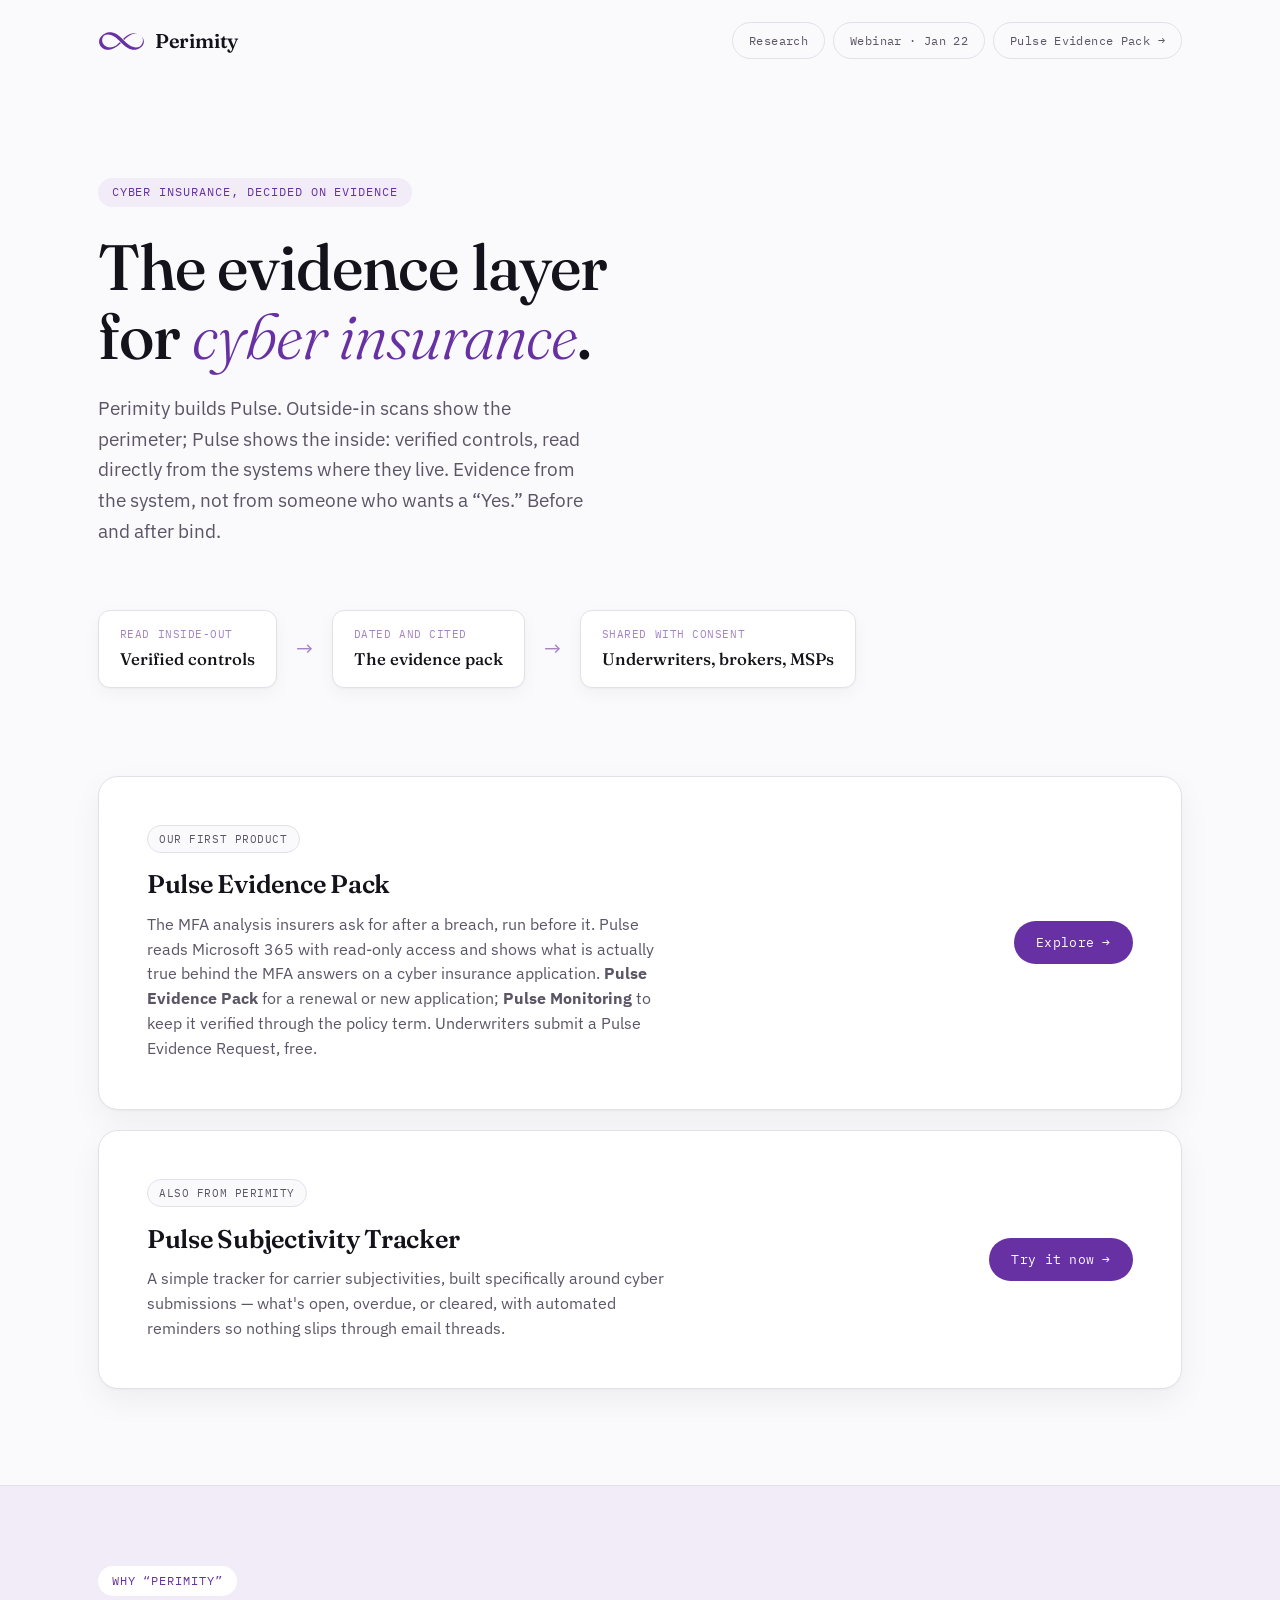
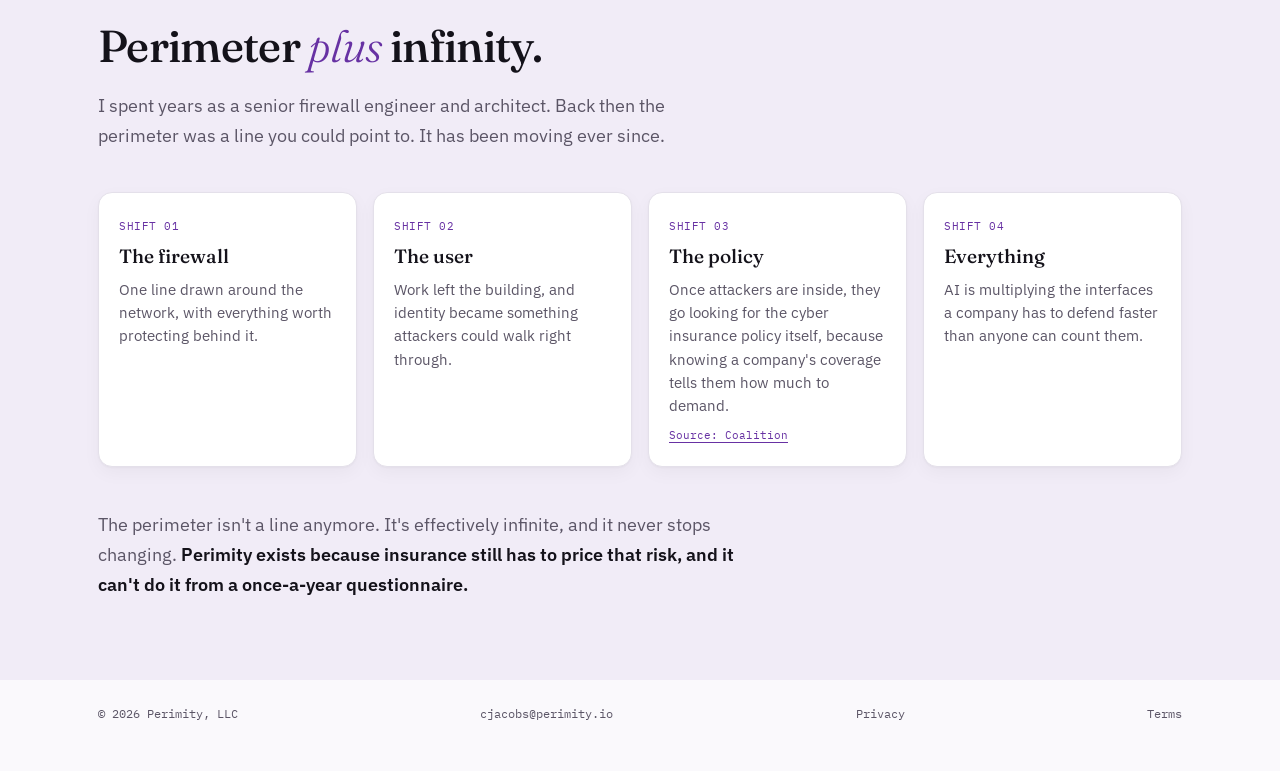
<file: index.html>
<!DOCTYPE html>
<html lang="en">
<head>
<meta charset="UTF-8">
<meta name="viewport" content="width=device-width, initial-scale=1.0">
<title>Perimity — Pulse, the evidence layer for cyber insurance</title>
<meta name="description" content="Perimity builds Pulse, the evidence layer for cyber insurance: security controls read directly from the systems where they live, before and after bind.">
<link rel="icon" type="image/svg+xml" href="assets/favicon.svg">
<link rel="preconnect" href="https://fonts.googleapis.com">
<link href="https://fonts.googleapis.com/css2?family=Fraunces:ital,opsz,wght@0,9..144,300;0,9..144,500;0,9..144,600;1,9..144,300&family=IBM+Plex+Sans:wght@400;500;600&family=IBM+Plex+Mono:wght@500;600&display=swap" rel="stylesheet">
<style>
  :root {
    --color-bg: #faf9fc;
    --color-surface: #ffffff;
    --color-ink: #14121a;
    --color-ink-soft: #5b5566;
    --color-purple-deep: #6731a3;
    --color-purple-light: #a484c7;
    --color-purple-wash: #f1ecf7;
    --color-line: #e4e0ea;
    --color-good: #2fae6b;

    --font-display: "Fraunces", Georgia, serif;
    --font-body: "IBM Plex Sans", -apple-system, sans-serif;
    --font-mono: "IBM Plex Mono", ui-monospace, monospace;
  }

  * { box-sizing: border-box; margin: 0; padding: 0; }

  html { scroll-behavior: smooth; }

  body {
    background: var(--color-bg);
    color: var(--color-ink);
    font-family: var(--font-body);
    line-height: 1.5;
    -webkit-font-smoothing: antialiased;
  }

  a { color: inherit; }

  :focus-visible {
    outline: 2px solid var(--color-purple-deep);
    outline-offset: 2px;
  }

  @media (prefers-reduced-motion: reduce) {
    * { animation: none !important; transition: none !important; }
  }

  /* ---------------- Header ---------------- */

  header {
    display: flex;
    align-items: center;
    justify-content: space-between;
    padding: 1.4rem clamp(1.25rem, 4vw, 3rem);
    max-width: 1180px;
    margin-inline: auto;
  }

  .brand {
    display: flex;
    align-items: center;
    gap: 0.55rem;
    text-decoration: none;
  }

  .brand-mark { width: 48px; height: 20px; display: block; }

  .brand-name {
    font-family: var(--font-display);
    font-weight: 600;
    font-size: 1.25rem;
    letter-spacing: -0.01em;
  }

  nav { display: flex; gap: 0.5rem; flex-wrap: wrap; justify-content: flex-end; }

  nav a {
    font-family: var(--font-mono);
    font-size: 0.78rem;
    letter-spacing: 0.03em;
    text-decoration: none;
    color: var(--color-ink-soft);
    padding: 0.5rem 1rem;
    border: 1px solid var(--color-line);
    border-radius: 999px;
    transition: border-color 0.15s ease, color 0.15s ease;
  }

  nav a:hover {
    border-color: var(--color-purple-light);
    color: var(--color-purple-deep);
  }

  /* ---------------- Hero ---------------- */

  .hero {
    max-width: 1180px;
    margin-inline: auto;
    padding: clamp(3rem, 8vw, 6rem) clamp(1.25rem, 4vw, 3rem) clamp(2rem, 5vw, 3.5rem);
  }

  .eyebrow {
    display: inline-block;
    font-family: var(--font-mono);
    font-size: 0.75rem;
    letter-spacing: 0.08em;
    text-transform: uppercase;
    color: var(--color-purple-deep);
    background: var(--color-purple-wash);
    padding: 0.35rem 0.85rem;
    border-radius: 999px;
    margin-bottom: 1.6rem;
  }

  h1 {
    font-family: var(--font-display);
    font-weight: 500;
    font-size: clamp(2.4rem, 6vw, 4rem);
    line-height: 1.08;
    letter-spacing: -0.015em;
    max-width: 14ch;
  }

  h1 em {
    font-style: italic;
    font-weight: 300;
    color: var(--color-purple-deep);
  }

  .hero-sub {
    margin-top: 1.4rem;
    font-size: clamp(1.05rem, 1.6vw, 1.2rem);
    color: var(--color-ink-soft);
    max-width: 46ch;
    line-height: 1.6;
  }

  /* ---------------- Signature flow diagram ---------------- */

  .flow {
    margin-top: clamp(2.5rem, 6vw, 4rem);
    display: flex;
    align-items: center;
    gap: clamp(0.5rem, 2vw, 1.2rem);
    flex-wrap: wrap;
  }

  .flow-step {
    background: var(--color-surface);
    border: 1px solid var(--color-line);
    border-radius: 12px;
    padding: 0.9rem 1.3rem;
    box-shadow: 0 1px 2px rgba(20,18,26,0.03), 0 6px 18px rgba(20,18,26,0.04);
  }

  .flow-step p:first-child {
    font-family: var(--font-mono);
    font-size: 0.68rem;
    letter-spacing: 0.05em;
    text-transform: uppercase;
    color: var(--color-purple-light);
    margin-bottom: 0.3rem;
  }

  .flow-step p:last-child {
    font-family: var(--font-display);
    font-weight: 500;
    font-size: 1.05rem;
    color: var(--color-ink);
  }

  .flow-arrow {
    color: var(--color-purple-light);
    font-size: 1.3rem;
    flex-shrink: 0;
  }

  /* ---------------- Product section ---------------- */

  .product-section {
    max-width: 1180px;
    margin-inline: auto;
    padding: clamp(1rem, 4vw, 2rem) clamp(1.25rem, 4vw, 3rem) clamp(4rem, 8vw, 6rem);
  }

  .product-card {
    background: var(--color-surface);
    border: 1px solid var(--color-line);
    border-radius: 20px;
    padding: clamp(1.8rem, 4vw, 3rem);
    display: grid;
    grid-template-columns: 1fr auto;
    align-items: center;
    gap: clamp(1rem, 3vw, 2.2rem);
    box-shadow: 0 1px 2px rgba(20,18,26,0.03), 0 12px 32px rgba(20,18,26,0.05);
  }

  .product-card + .product-card {
    margin-top: 1.25rem;
  }

  .product-badge {
    display: inline-block;
    font-family: var(--font-mono);
    font-size: 0.68rem;
    letter-spacing: 0.05em;
    text-transform: uppercase;
    color: var(--color-ink-soft);
    background: var(--color-bg);
    border: 1px solid var(--color-line);
    padding: 0.3rem 0.7rem;
    border-radius: 999px;
    white-space: nowrap;
    margin-bottom: 0.8rem;
  }

  .product-copy h2 {
    font-family: var(--font-display);
    font-weight: 600;
    font-size: 1.6rem;
    letter-spacing: -0.01em;
  }

  .product-copy p {
    margin-top: 0.5rem;
    color: var(--color-ink-soft);
    max-width: 52ch;
    line-height: 1.55;
  }

  .cta {
    display: inline-flex;
    align-items: center;
    gap: 0.4rem;
    font-family: var(--font-mono);
    font-size: 0.82rem;
    letter-spacing: 0.02em;
    text-decoration: none;
    color: #fff;
    background: var(--color-purple-deep);
    padding: 0.75rem 1.4rem;
    border-radius: 999px;
    white-space: nowrap;
    transition: background 0.15s ease, transform 0.15s ease;
  }

  .cta:hover {
    background: #57298a;
    transform: translateY(-1px);
  }

  @media (max-width: 700px) {
    .product-card {
      grid-template-columns: 1fr;
      text-align: left;
    }
    .cta { justify-self: start; }
  }

  /* ---------------- Why Perimity ---------------- */

  .story {
    background: var(--color-purple-wash);
    border-top: 1px solid var(--color-line);
  }

  .story-inner {
    max-width: 1180px;
    margin-inline: auto;
    padding: clamp(3rem, 7vw, 5rem) clamp(1.25rem, 4vw, 3rem);
  }

  .story .eyebrow { background: var(--color-surface); }

  .story h2 {
    font-family: var(--font-display);
    font-weight: 500;
    font-size: clamp(1.9rem, 4.5vw, 2.8rem);
    line-height: 1.1;
    letter-spacing: -0.015em;
  }

  .story h2 em {
    font-style: italic;
    font-weight: 300;
    color: var(--color-purple-deep);
  }

  .story-text {
    margin-top: 1.2rem;
    font-size: clamp(1.02rem, 1.5vw, 1.15rem);
    color: var(--color-ink-soft);
    max-width: 58ch;
    line-height: 1.65;
  }

  .story-text strong { color: var(--color-ink); font-weight: 600; }

  .shifts + .story-text { margin-top: clamp(1.8rem, 4vw, 2.6rem); }

  .shifts {
    list-style: none;
    margin-top: clamp(1.8rem, 4vw, 2.6rem);
    display: grid;
    grid-template-columns: repeat(4, 1fr);
    gap: 1rem;
  }

  .shift {
    background: var(--color-surface);
    border: 1px solid var(--color-line);
    border-radius: 14px;
    padding: 1.2rem 1.25rem 1.3rem;
    box-shadow: 0 1px 2px rgba(20,18,26,0.03), 0 6px 18px rgba(20,18,26,0.04);
  }

  .shift-num {
    font-family: var(--font-mono);
    font-size: 0.68rem;
    letter-spacing: 0.05em;
    text-transform: uppercase;
    color: var(--color-purple-deep);
  }

  .shift h3 {
    font-family: var(--font-display);
    font-weight: 500;
    font-size: 1.2rem;
    margin-top: 0.35rem;
  }

  .shift p {
    margin-top: 0.45rem;
    font-size: 0.94rem;
    color: var(--color-ink-soft);
    line-height: 1.55;
  }

  .shift-source {
    display: inline-block;
    margin-top: 0.6rem;
    font-family: var(--font-mono);
    font-size: 0.7rem;
    color: var(--color-purple-deep);
    text-underline-offset: 3px;
  }

  @media (max-width: 960px) {
    .shifts { grid-template-columns: repeat(2, 1fr); }
  }

  @media (max-width: 560px) {
    .shifts { grid-template-columns: 1fr; }
  }

  /* ---------------- Footer ---------------- */

  footer {
    max-width: 1180px;
    margin-inline: auto;
    padding: 1.6rem clamp(1.25rem, 4vw, 3rem) 3rem;
    display: flex;
    align-items: center;
    justify-content: space-between;
    flex-wrap: wrap;
    gap: 0.8rem;
    font-family: var(--font-mono);
    font-size: 0.76rem;
    color: var(--color-ink-soft);
  }

  footer a {
    text-decoration: none;
    color: var(--color-ink-soft);
    transition: color 0.15s ease;
  }

  footer a:hover { color: var(--color-purple-deep); }
</style>
<script type="application/ld+json">
{
 "@context": "https://schema.org",
 "@type": "Organization",
 "name": "Perimity, LLC",
 "url": "https://perimity.io/",
 "logo": "https://perimity.io/assets/perimity-mark.svg",
 "description": "Perimity builds Pulse, the evidence layer for cyber insurance: security controls read directly from Microsoft 365, before bind and during the policy."
}
</script>
</head>
<body>

  <header>
    <a class="brand" href="#">
      <img class="brand-mark" src="assets/perimity-mark.svg" alt="" width="48" height="20">
      <span class="brand-name">Perimity</span>
    </a>
    <nav>
      <a href="research/">Research</a>
      <a href="webinar/">Webinar · Jan 22</a>
      <a href="pulse/mfa-analysis/">Pulse Evidence Pack →</a>
    </nav>
  </header>

  <section class="hero">
    <span class="eyebrow">Cyber insurance, decided on evidence</span>
    <h1>The evidence layer for <em>cyber insurance</em>.</h1>
    <p class="hero-sub">
      Perimity builds Pulse. Outside-in scans show the perimeter; Pulse shows the inside:
      verified controls, read directly from the systems where they live. Evidence from the
      system, not from someone who wants a &ldquo;Yes.&rdquo; Before and after bind.
    </p>

    <div class="flow" aria-label="How Pulse works: controls are read inside-out, dated as evidence, and shared with consent">
      <div class="flow-step">
        <p>Read inside-out</p>
        <p>Verified controls</p>
      </div>
      <span class="flow-arrow" aria-hidden="true">→</span>
      <div class="flow-step">
        <p>Dated and cited</p>
        <p>The evidence pack</p>
      </div>
      <span class="flow-arrow" aria-hidden="true">→</span>
      <div class="flow-step">
        <p>Shared with consent</p>
        <p>Underwriters, brokers, MSPs</p>
      </div>
    </div>
  </section>

  <section class="product-section">
    <div class="product-card">
      <div class="product-copy">
        <span class="product-badge">Our first product</span>
        <h2>Pulse Evidence Pack</h2>
        <p>
          The MFA analysis insurers ask for after a breach, run before it. Pulse reads
          Microsoft 365 with read-only access and shows what is actually true behind the MFA
          answers on a cyber insurance application. <b>Pulse Evidence Pack</b> for a renewal or new
          application; <b>Pulse Monitoring</b> to keep it verified through the policy term.
          Underwriters submit a Pulse Evidence Request, free.
        </p>
      </div>
      <a class="cta" href="pulse/mfa-analysis/">Explore →</a>
    </div>

    <div class="product-card">
      <div class="product-copy">
        <span class="product-badge">Also from Perimity</span>
        <h2>Pulse Subjectivity Tracker</h2>
        <p>
          A simple tracker for carrier subjectivities, built specifically around cyber
          submissions — what's open, overdue, or cleared, with automated reminders so
          nothing slips through email threads.
        </p>
      </div>
      <a class="cta" href="https://tracker.perimity.io" target="_blank" rel="noopener">Try it now →</a>
    </div>
  </section>

  <section class="story" id="why-perimity">
    <div class="story-inner">
      <span class="eyebrow">Why &ldquo;Perimity&rdquo;</span>
      <h2>Perimeter <em>plus</em> infinity.</h2>
      <p class="story-text">
        I spent years as a senior firewall engineer and architect. Back then the perimeter was a
        line you could point to. It has been moving ever since.
      </p>

      <ol class="shifts">
        <li class="shift">
          <span class="shift-num">Shift 01</span>
          <h3>The firewall</h3>
          <p>One line drawn around the network, with everything worth protecting behind it.</p>
        </li>
        <li class="shift">
          <span class="shift-num">Shift 02</span>
          <h3>The user</h3>
          <p>Work left the building, and identity became something attackers could walk right through.</p>
        </li>
        <li class="shift">
          <span class="shift-num">Shift 03</span>
          <h3>The policy</h3>
          <p>
            Once attackers are inside, they go looking for the cyber insurance policy itself,
            because knowing a company's coverage tells them how much to demand.
          </p>
          <a class="shift-source" href="https://www.coalitioninc.com/blog/cyber-insurance/how-hackers-leverage-insurance-details-in-ransomware-attacks" target="_blank" rel="noopener">Source: Coalition</a>
        </li>
        <li class="shift">
          <span class="shift-num">Shift 04</span>
          <h3>Everything</h3>
          <p>AI is multiplying the interfaces a company has to defend faster than anyone can count them.</p>
        </li>
      </ol>

      <p class="story-text">
        The perimeter isn't a line anymore. It's effectively infinite, and it never stops changing.
        <strong>Perimity exists because insurance still has to price that risk, and it can't do it
        from a once-a-year questionnaire.</strong>
      </p>
    </div>
  </section>

  <footer>
    <span>© 2026 Perimity, LLC</span>
    <a href="mailto:cjacobs@perimity.io">cjacobs@perimity.io</a>
    <a href="privacy/">Privacy</a>
    <a href="terms/">Terms</a>
  </footer>

</body>
</html>
</file>
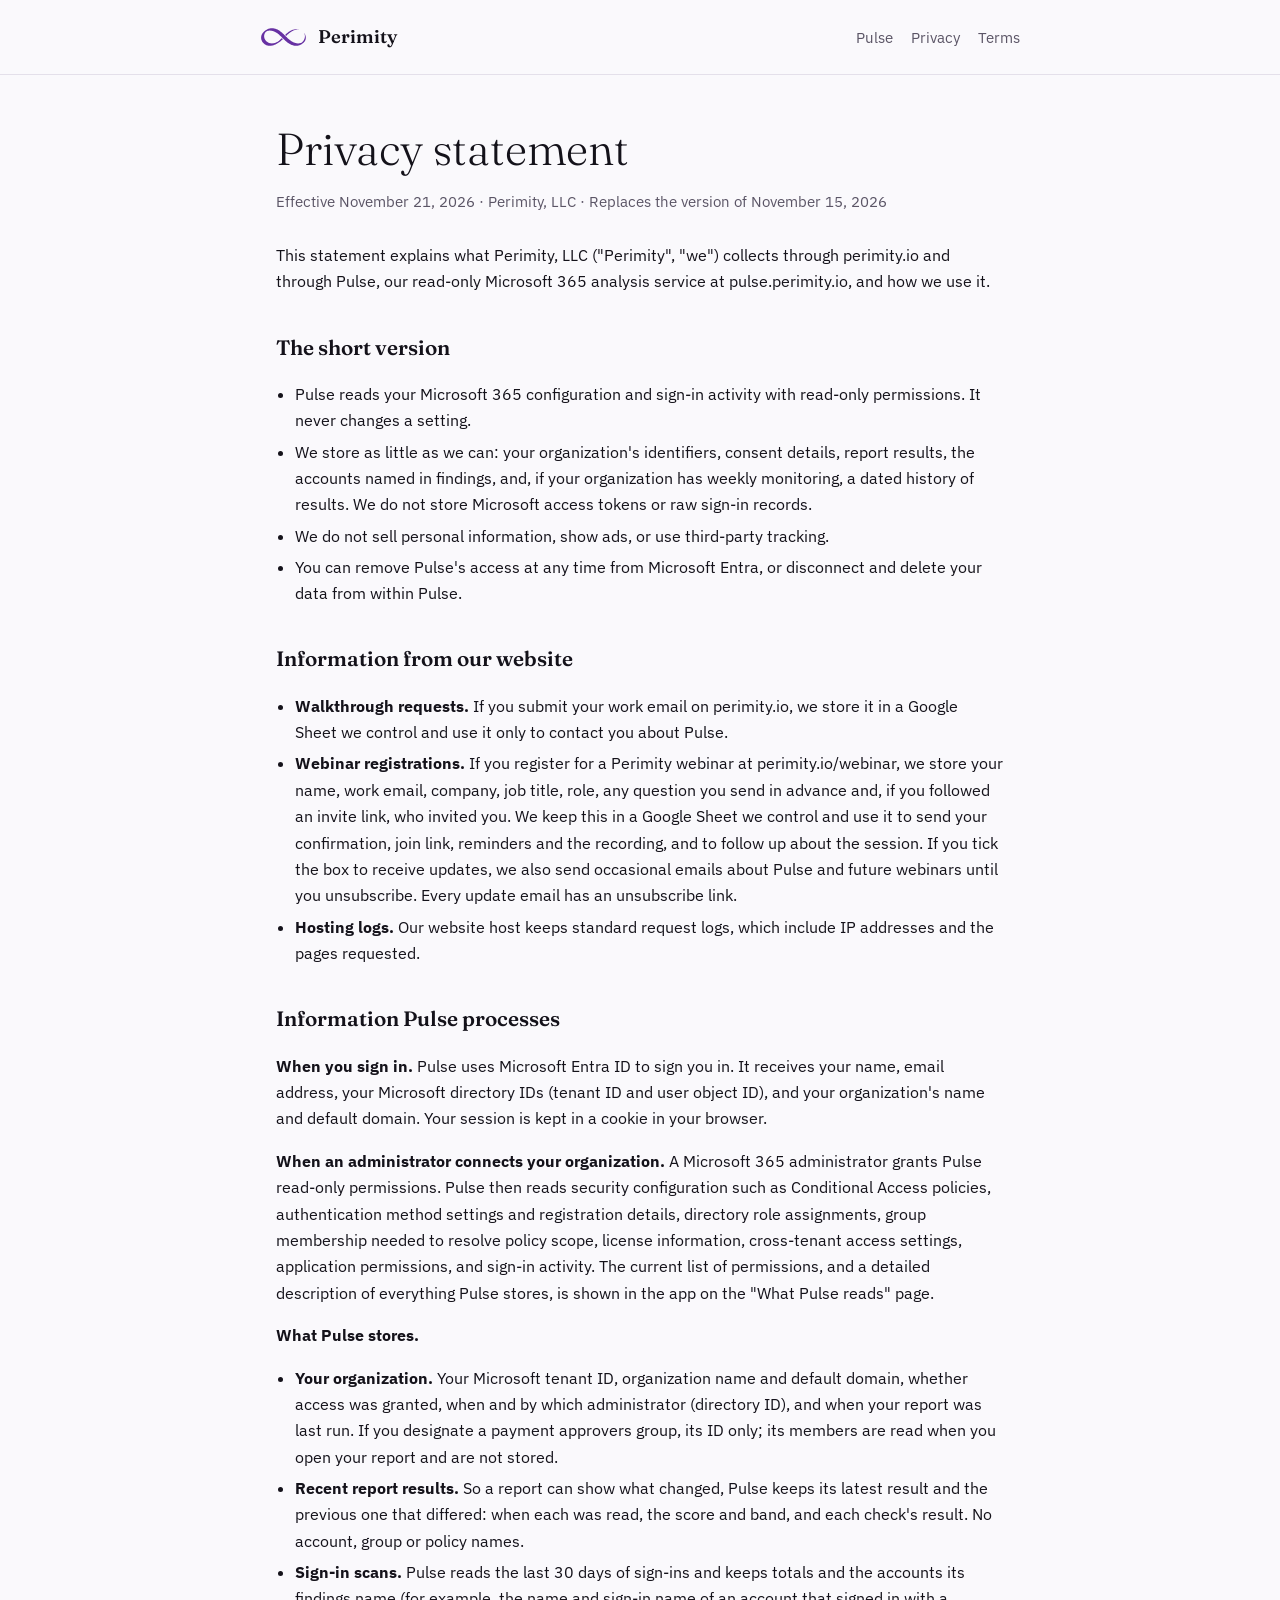
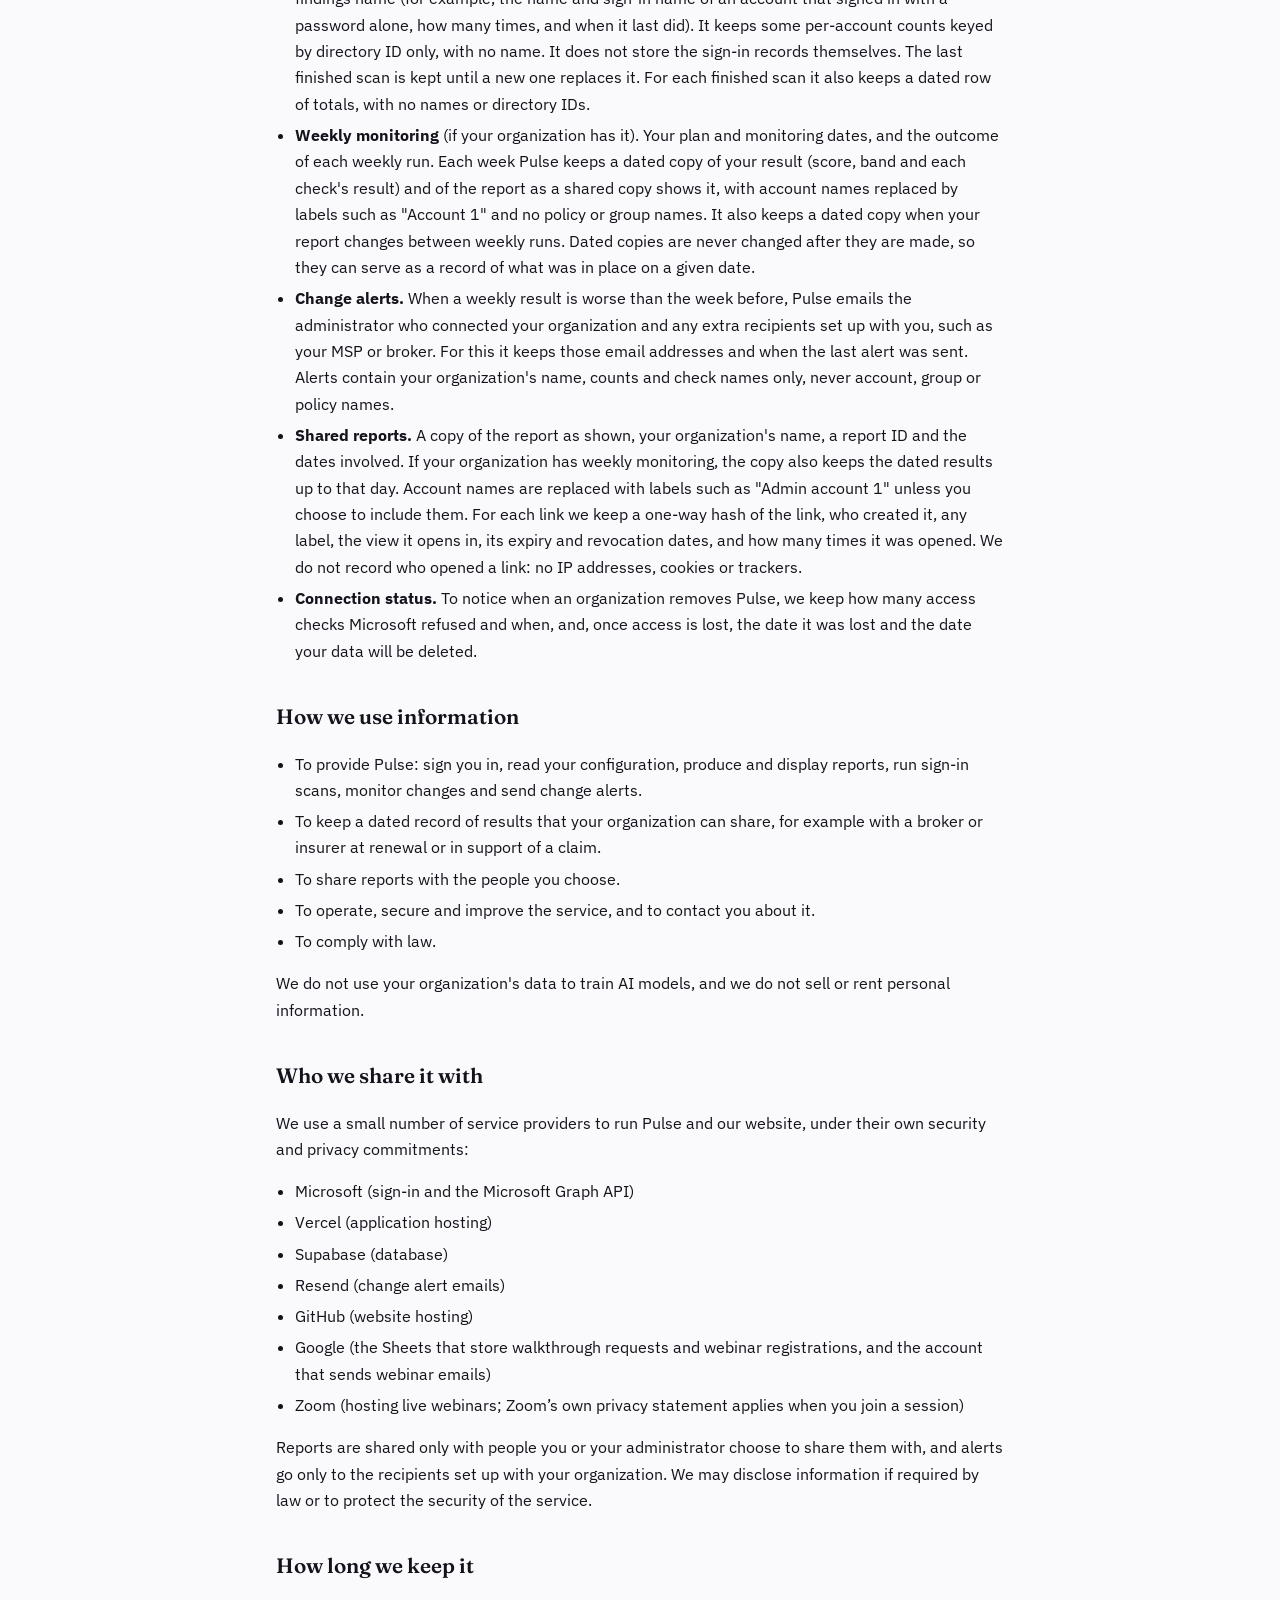
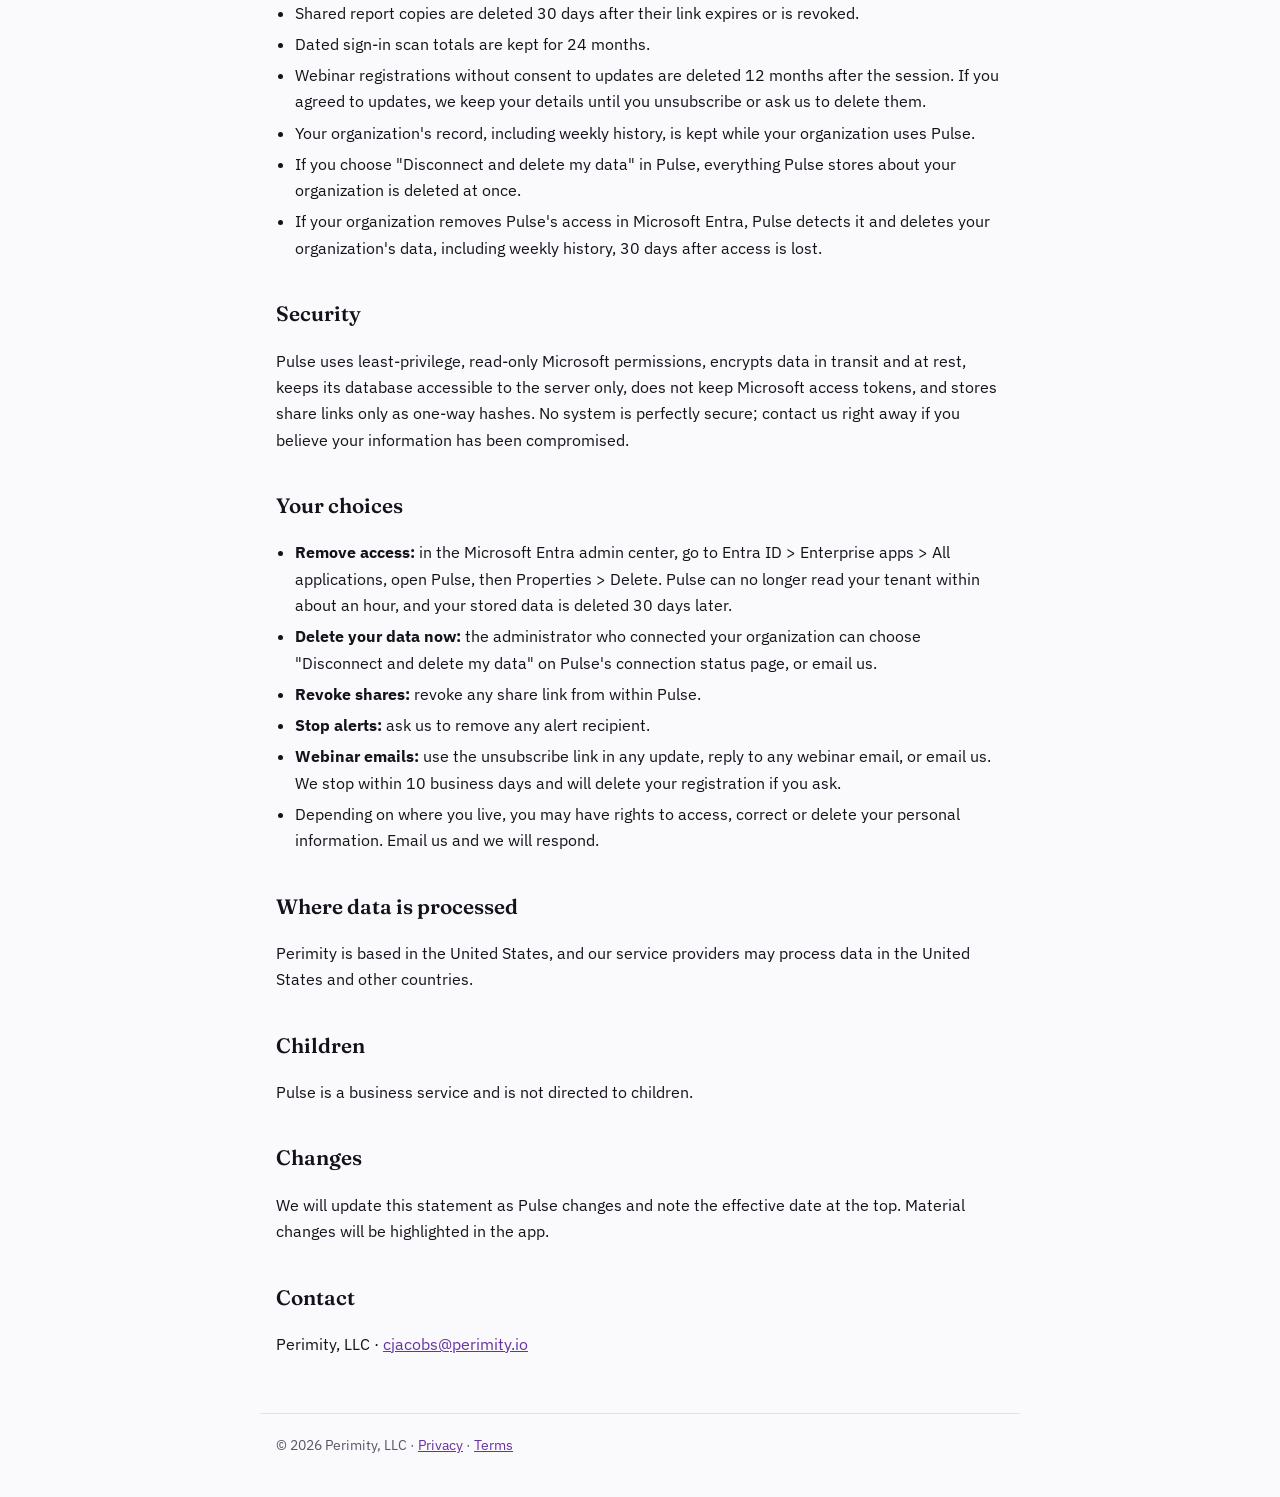
<file: privacy/index.html>
<!DOCTYPE html>
<html lang="en">
<head>
  <meta charset="UTF-8">
  <meta name="viewport" content="width=device-width, initial-scale=1.0">
  <title>Privacy statement — Perimity</title>
  <meta name="description" content="How Perimity and Pulse collect, use and protect information.">
  <link rel="icon" type="image/svg+xml" href="../assets/favicon.svg">
  <link rel="preconnect" href="https://fonts.googleapis.com">
  <link rel="preconnect" href="https://fonts.gstatic.com" crossorigin>
  <link href="https://fonts.googleapis.com/css2?family=Fraunces:opsz,wght@9..144,300;9..144,600&family=IBM+Plex+Sans:wght@400;500;600&display=swap" rel="stylesheet">
  <style>
    :root{--bg:#faf9fc;--ink:#14121a;--soft:#5b5566;--deep:#6731a3;--line:#e4e0ea}
    *{box-sizing:border-box}
    body{margin:0;background:var(--bg);color:var(--ink);font-family:"IBM Plex Sans",-apple-system,BlinkMacSystemFont,"Segoe UI",sans-serif;line-height:1.65}
    header,main,footer{max-width:760px;margin:0 auto;padding:0 16px}
    header{display:flex;align-items:center;justify-content:space-between;padding-top:22px;padding-bottom:22px;border-bottom:1px solid var(--line);max-width:none}
    .bar{max-width:760px;margin:0 auto;width:100%;display:flex;justify-content:space-between;align-items:center}
    .brand{display:flex;align-items:center;gap:10px;text-decoration:none;color:var(--ink);font-family:Fraunces,Georgia,serif;font-weight:600;font-size:1.15rem}
    .brand img{height:20px}
    nav a{color:var(--soft);text-decoration:none;margin-left:18px;font-size:.95rem} nav a:hover{color:var(--deep)}
    h1{font-family:Fraunces,Georgia,serif;font-weight:300;font-size:clamp(2rem,1.6rem + 2vw,2.8rem);line-height:1.15;margin:48px 0 8px}
    .meta{color:var(--soft);font-size:.92rem;margin-bottom:28px}
    h2{font-family:Fraunces,Georgia,serif;font-weight:600;font-size:1.3rem;margin:36px 0 8px}
    p,li{font-size:1rem} ul{padding-left:1.2rem} li{margin:.3rem 0}
    a{color:var(--deep)}
    .note{background:#f1ecf7;border-left:3px solid #a484c7;padding:14px 18px;border-radius:0 10px 10px 0;margin:24px 0}
    footer{margin-top:56px;padding-top:20px;padding-bottom:40px;border-top:1px solid var(--line);color:var(--soft);font-size:.88rem}
  </style>
</head>
<body>
  <header><div class="bar">
    <a class="brand" href="../"><img src="../assets/perimity-mark.svg" alt="" width="48" height="20">Perimity</a>
    <nav><a href="../pulse/mfa-analysis/">Pulse</a><a href="../privacy/">Privacy</a><a href="../terms/">Terms</a></nav>
  </div></header>
  <main>
    <h1>Privacy statement</h1>
    <p class="meta">Effective November 21, 2026 &middot; Perimity, LLC &middot; Replaces the version of November 15, 2026</p>
    <p>This statement explains what Perimity, LLC ("Perimity", "we") collects through perimity.io and through Pulse, our read-only Microsoft 365 analysis service at pulse.perimity.io, and how we use it.</p>

    <h2>The short version</h2>
    <ul>
      <li>Pulse reads your Microsoft 365 configuration and sign-in activity with read-only permissions. It never changes a setting.</li>
      <li>We store as little as we can: your organization's identifiers, consent details, report results, the accounts named in findings, and, if your organization has weekly monitoring, a dated history of results. We do not store Microsoft access tokens or raw sign-in records.</li>
      <li>We do not sell personal information, show ads, or use third-party tracking.</li>
      <li>You can remove Pulse's access at any time from Microsoft Entra, or disconnect and delete your data from within Pulse.</li>
    </ul>

    <h2>Information from our website</h2>
    <ul>
      <li><strong>Walkthrough requests.</strong> If you submit your work email on perimity.io, we store it in a Google Sheet we control and use it only to contact you about Pulse.</li>
      <li><strong>Webinar registrations.</strong> If you register for a Perimity webinar at perimity.io/webinar, we store your name, work email, company, job title, role, any question you send in advance and, if you followed an invite link, who invited you. We keep this in a Google Sheet we control and use it to send your confirmation, join link, reminders and the recording, and to follow up about the session. If you tick the box to receive updates, we also send occasional emails about Pulse and future webinars until you unsubscribe. Every update email has an unsubscribe link.</li>
      <li><strong>Hosting logs.</strong> Our website host keeps standard request logs, which include IP addresses and the pages requested.</li>
    </ul>

    <h2>Information Pulse processes</h2>
    <p><strong>When you sign in.</strong> Pulse uses Microsoft Entra ID to sign you in. It receives your name, email address, your Microsoft directory IDs (tenant ID and user object ID), and your organization's name and default domain. Your session is kept in a cookie in your browser.</p>
    <p><strong>When an administrator connects your organization.</strong> A Microsoft 365 administrator grants Pulse read-only permissions. Pulse then reads security configuration such as Conditional Access policies, authentication method settings and registration details, directory role assignments, group membership needed to resolve policy scope, license information, cross-tenant access settings, application permissions, and sign-in activity. The current list of permissions, and a detailed description of everything Pulse stores, is shown in the app on the "What Pulse reads" page.</p>

    <p><strong>What Pulse stores.</strong></p>
    <ul>
      <li><strong>Your organization.</strong> Your Microsoft tenant ID, organization name and default domain, whether access was granted, when and by which administrator (directory ID), and when your report was last run. If you designate a payment approvers group, its ID only; its members are read when you open your report and are not stored.</li>
      <li><strong>Recent report results.</strong> So a report can show what changed, Pulse keeps its latest result and the previous one that differed: when each was read, the score and band, and each check's result. No account, group or policy names.</li>
      <li><strong>Sign-in scans.</strong> Pulse reads the last 30 days of sign-ins and keeps totals and the accounts its findings name (for example, the name and sign-in name of an account that signed in with a password alone, how many times, and when it last did). It keeps some per-account counts keyed by directory ID only, with no name. It does not store the sign-in records themselves. The last finished scan is kept until a new one replaces it. For each finished scan it also keeps a dated row of totals, with no names or directory IDs.</li>
      <li><strong>Weekly monitoring</strong> (if your organization has it). Your plan and monitoring dates, and the outcome of each weekly run. Each week Pulse keeps a dated copy of your result (score, band and each check's result) and of the report as a shared copy shows it, with account names replaced by labels such as "Account 1" and no policy or group names. It also keeps a dated copy when your report changes between weekly runs. Dated copies are never changed after they are made, so they can serve as a record of what was in place on a given date.</li>
      <li><strong>Change alerts.</strong> When a weekly result is worse than the week before, Pulse emails the administrator who connected your organization and any extra recipients set up with you, such as your MSP or broker. For this it keeps those email addresses and when the last alert was sent. Alerts contain your organization's name, counts and check names only, never account, group or policy names.</li>
      <li><strong>Shared reports.</strong> A copy of the report as shown, your organization's name, a report ID and the dates involved. If your organization has weekly monitoring, the copy also keeps the dated results up to that day. Account names are replaced with labels such as "Admin account 1" unless you choose to include them. For each link we keep a one-way hash of the link, who created it, any label, the view it opens in, its expiry and revocation dates, and how many times it was opened. We do not record who opened a link: no IP addresses, cookies or trackers.</li>
      <li><strong>Connection status.</strong> To notice when an organization removes Pulse, we keep how many access checks Microsoft refused and when, and, once access is lost, the date it was lost and the date your data will be deleted.</li>
    </ul>

    <h2>How we use information</h2>
    <ul>
      <li>To provide Pulse: sign you in, read your configuration, produce and display reports, run sign-in scans, monitor changes and send change alerts.</li>
      <li>To keep a dated record of results that your organization can share, for example with a broker or insurer at renewal or in support of a claim.</li>
      <li>To share reports with the people you choose.</li>
      <li>To operate, secure and improve the service, and to contact you about it.</li>
      <li>To comply with law.</li>
    </ul>
    <p>We do not use your organization's data to train AI models, and we do not sell or rent personal information.</p>

    <h2>Who we share it with</h2>
    <p>We use a small number of service providers to run Pulse and our website, under their own security and privacy commitments:</p>
    <ul>
      <li>Microsoft (sign-in and the Microsoft Graph API)</li>
      <li>Vercel (application hosting)</li>
      <li>Supabase (database)</li>
      <li>Resend (change alert emails)</li>
      <li>GitHub (website hosting)</li>
      <li>Google (the Sheets that store walkthrough requests and webinar registrations, and the account that sends webinar emails)</li>
      <li>Zoom (hosting live webinars; Zoom&rsquo;s own privacy statement applies when you join a session)</li>
    </ul>
    <p>Reports are shared only with people you or your administrator choose to share them with, and alerts go only to the recipients set up with your organization. We may disclose information if required by law or to protect the security of the service.</p>

    <h2>How long we keep it</h2>
    <ul>
      <li>Shared report copies are deleted 30 days after their link expires or is revoked.</li>
      <li>Dated sign-in scan totals are kept for 24 months.</li>
      <li>Webinar registrations without consent to updates are deleted 12 months after the session. If you agreed to updates, we keep your details until you unsubscribe or ask us to delete them.</li>
      <li>Your organization's record, including weekly history, is kept while your organization uses Pulse.</li>
      <li>If you choose "Disconnect and delete my data" in Pulse, everything Pulse stores about your organization is deleted at once.</li>
      <li>If your organization removes Pulse's access in Microsoft Entra, Pulse detects it and deletes your organization's data, including weekly history, 30 days after access is lost.</li>
    </ul>

    <h2>Security</h2>
    <p>Pulse uses least-privilege, read-only Microsoft permissions, encrypts data in transit and at rest, keeps its database accessible to the server only, does not keep Microsoft access tokens, and stores share links only as one-way hashes. No system is perfectly secure; contact us right away if you believe your information has been compromised.</p>

    <h2>Your choices</h2>
    <ul>
      <li><strong>Remove access:</strong> in the Microsoft Entra admin center, go to Entra ID &gt; Enterprise apps &gt; All applications, open Pulse, then Properties &gt; Delete. Pulse can no longer read your tenant within about an hour, and your stored data is deleted 30 days later.</li>
      <li><strong>Delete your data now:</strong> the administrator who connected your organization can choose "Disconnect and delete my data" on Pulse's connection status page, or email us.</li>
      <li><strong>Revoke shares:</strong> revoke any share link from within Pulse.</li>
      <li><strong>Stop alerts:</strong> ask us to remove any alert recipient.</li>
      <li><strong>Webinar emails:</strong> use the unsubscribe link in any update, reply to any webinar email, or email us. We stop within 10 business days and will delete your registration if you ask.</li>
      <li>Depending on where you live, you may have rights to access, correct or delete your personal information. Email us and we will respond.</li>
    </ul>

    <h2>Where data is processed</h2>
    <p>Perimity is based in the United States, and our service providers may process data in the United States and other countries.</p>

    <h2>Children</h2>
    <p>Pulse is a business service and is not directed to children.</p>

    <h2>Changes</h2>
    <p>We will update this statement as Pulse changes and note the effective date at the top. Material changes will be highlighted in the app.</p>

    <h2>Contact</h2>
    <p>Perimity, LLC &middot; <a href="mailto:cjacobs@perimity.io">cjacobs@perimity.io</a></p>
  </main>
  <footer>&copy; 2026 Perimity, LLC &middot; <a href="../privacy/">Privacy</a> &middot; <a href="../terms/">Terms</a></footer>
</body>
</html>
</file>
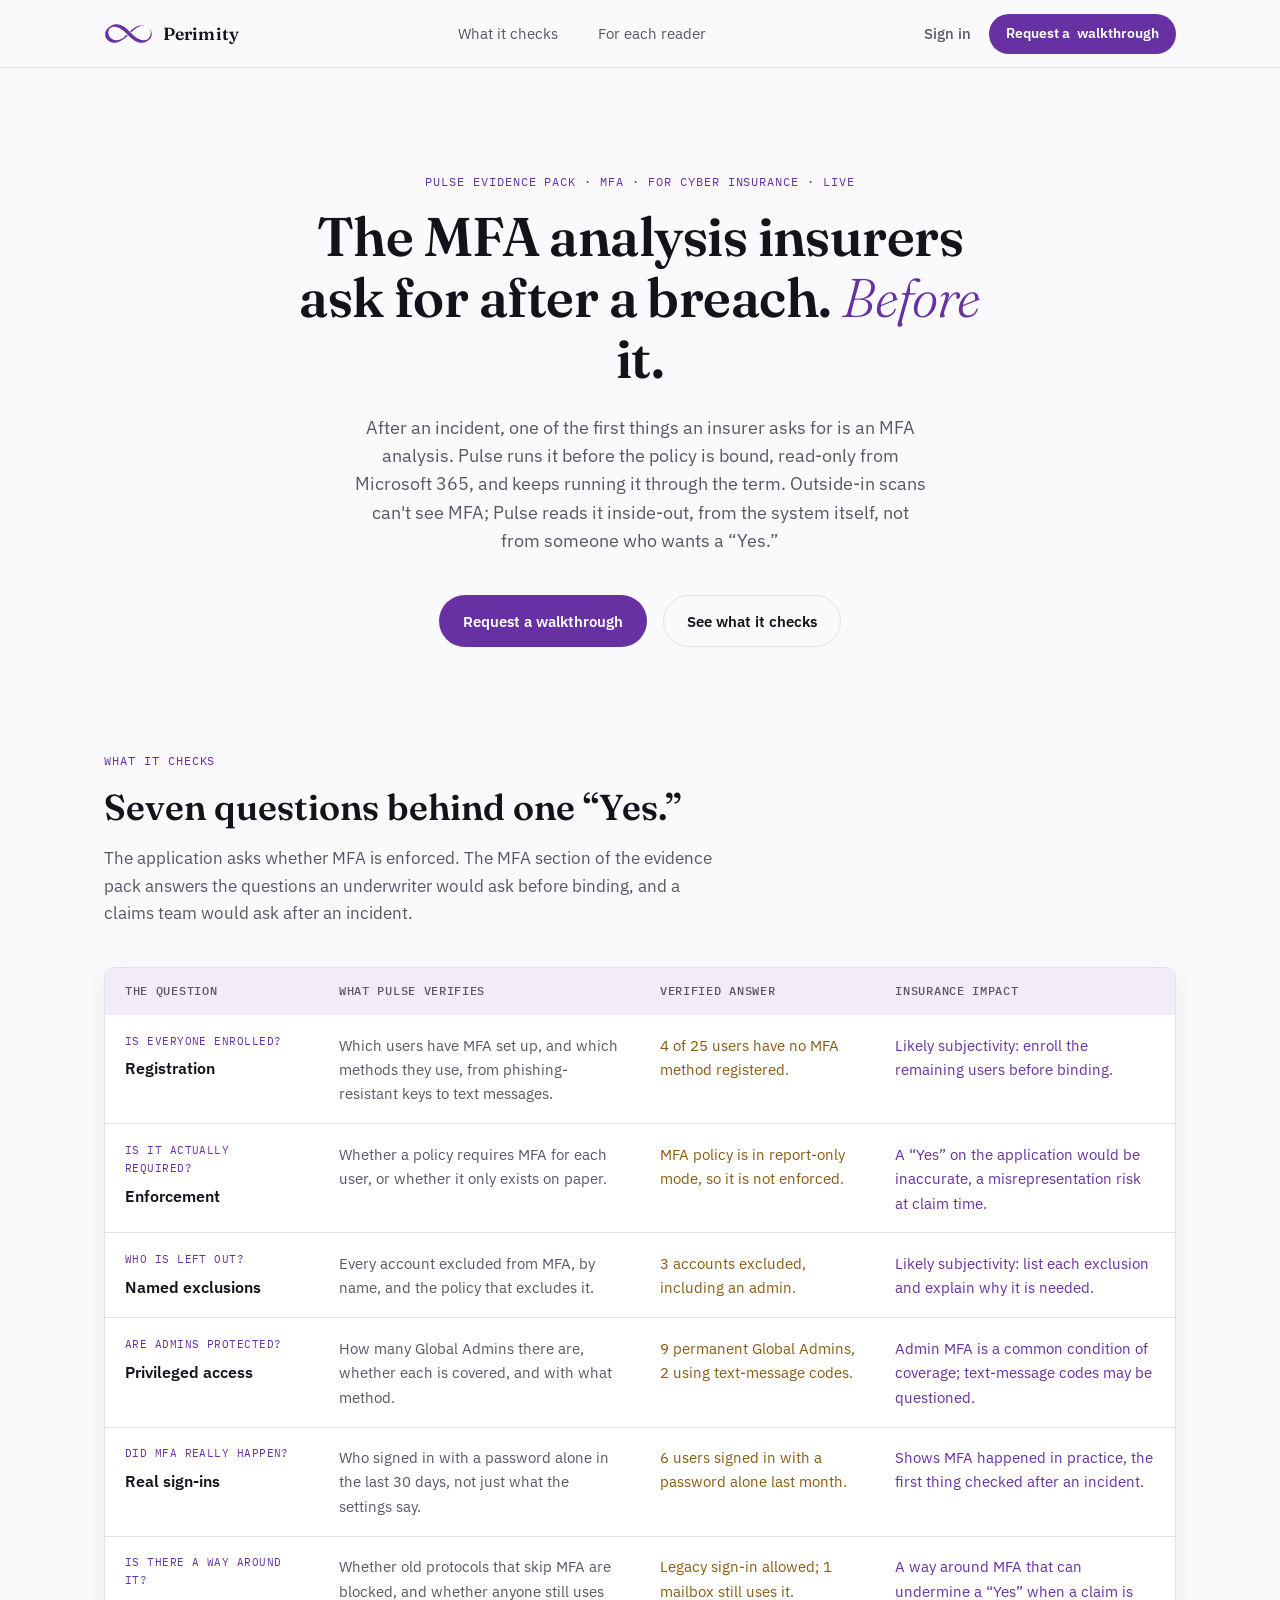
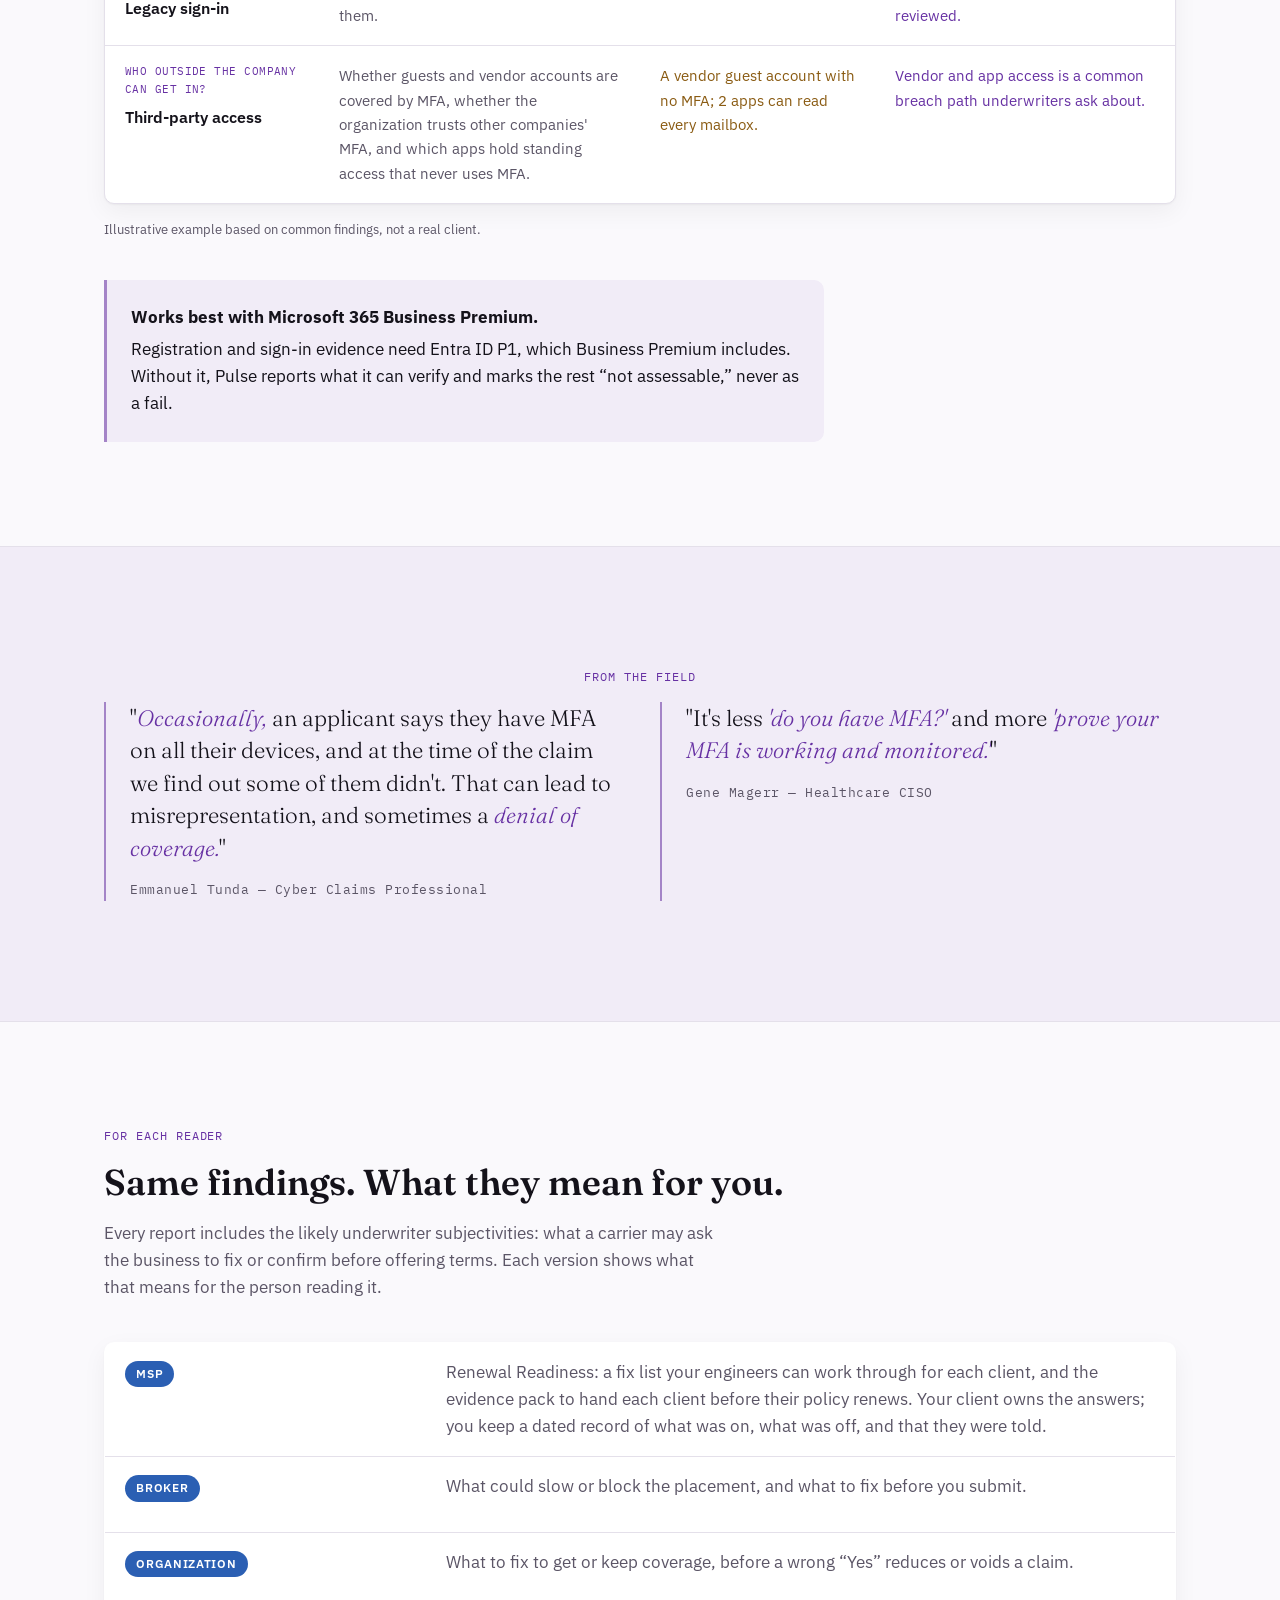
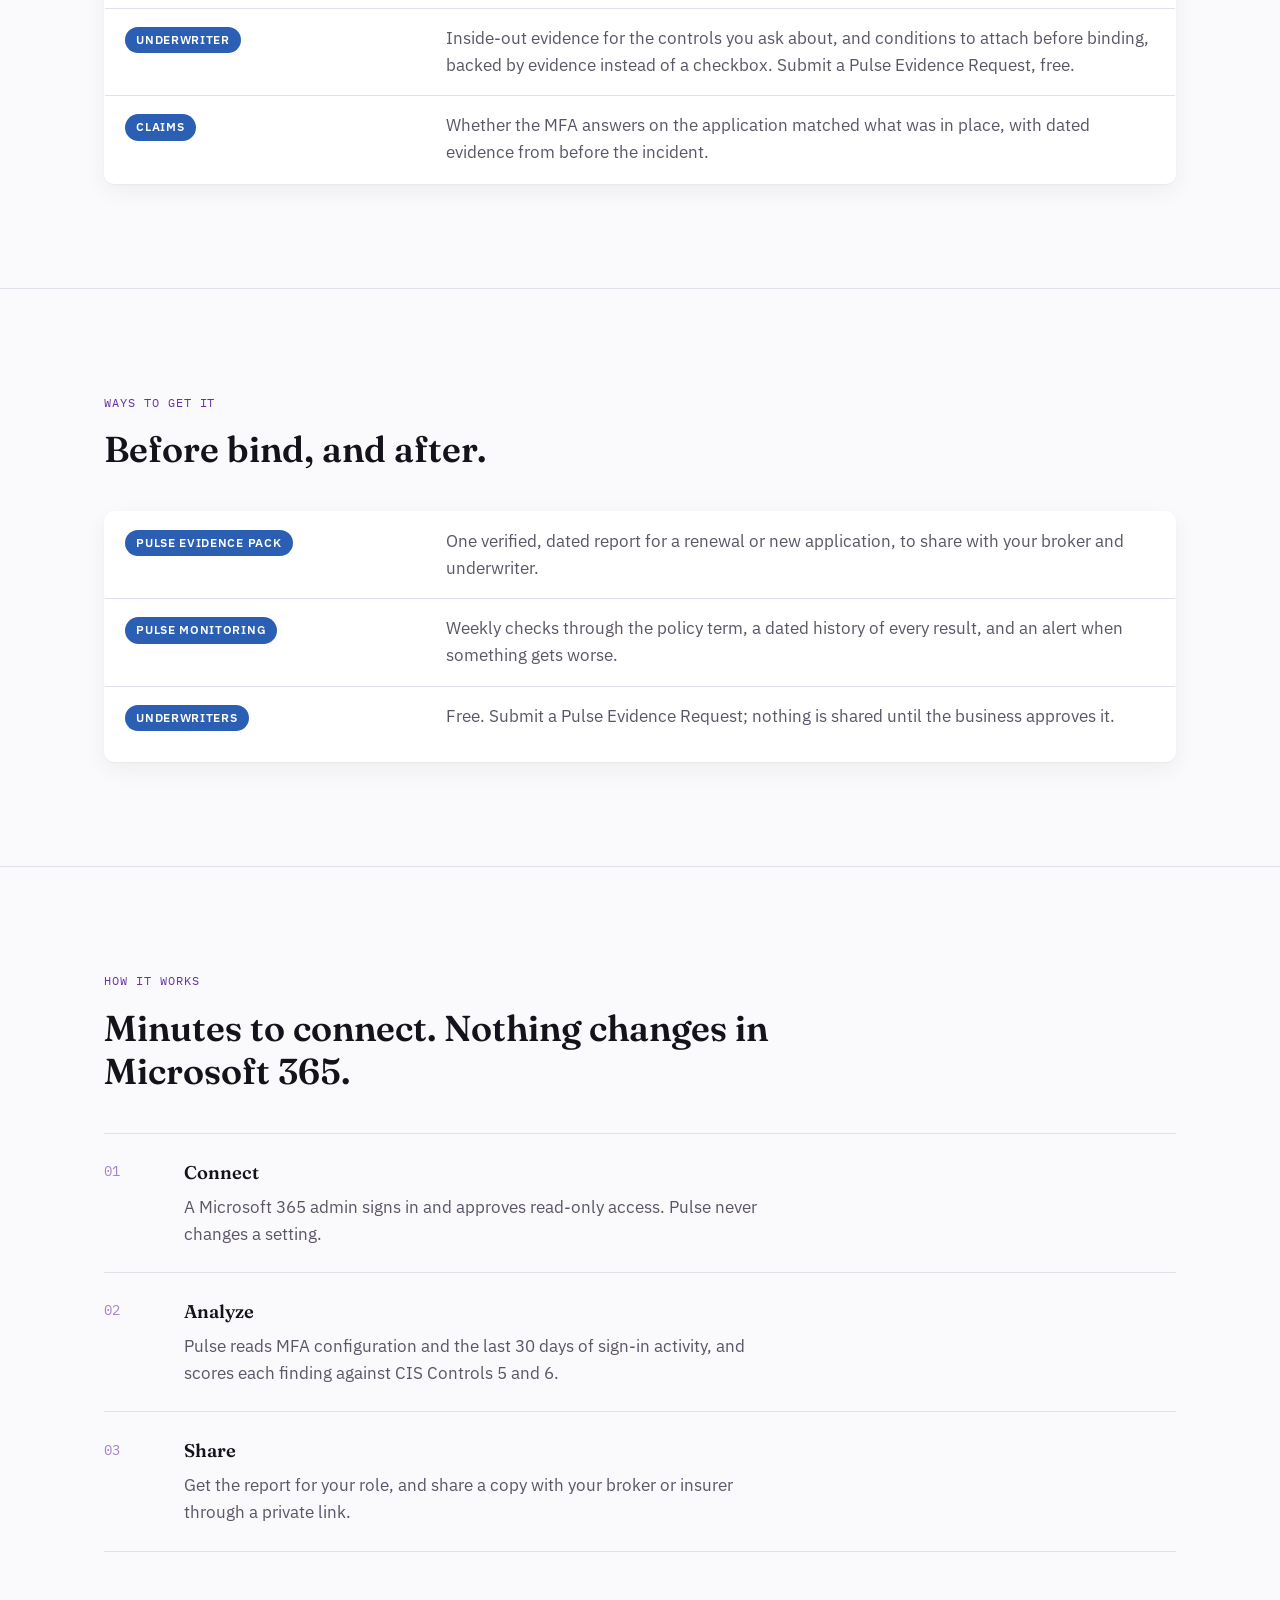
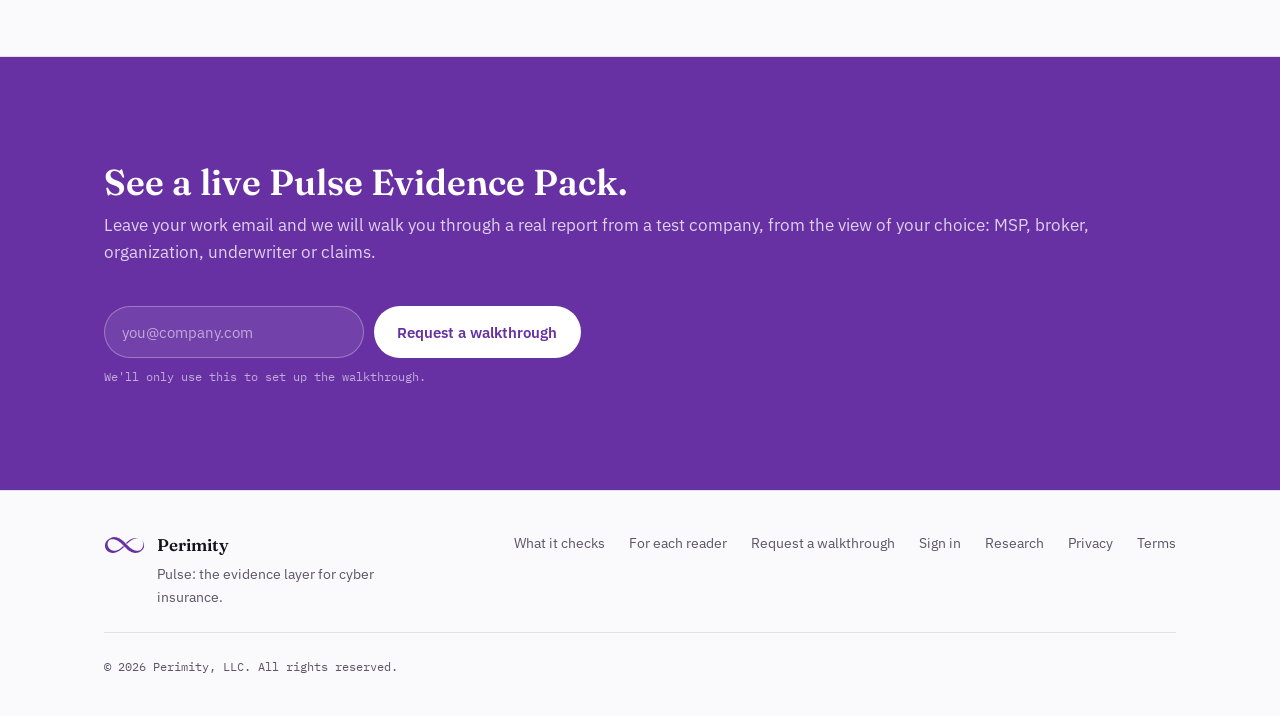
<file: pulse/index.html>
<!DOCTYPE html>
<html lang="en">
<head>
  <meta charset="UTF-8">
  <meta name="viewport" content="width=device-width, initial-scale=1.0">
  <title>Pulse: the evidence layer for cyber insurance</title>
  <link rel="canonical" href="https://perimity.io/pulse/mfa-analysis/">
  <meta http-equiv="refresh" content="0; url=mfa-analysis/">
  <meta name="robots" content="noindex">
  <script>location.replace("mfa-analysis/" + location.hash);</script>
  <style>body{font-family:-apple-system,BlinkMacSystemFont,"Segoe UI",sans-serif;background:#faf9fc;color:#14121a;padding:2rem}a{color:#6731a3}</style>
</head>
<body>
  <p>The Pulse Evidence Pack is at <a href="mfa-analysis/">perimity.io/pulse/mfa-analysis</a>.</p>
</body>
</html>
</file>
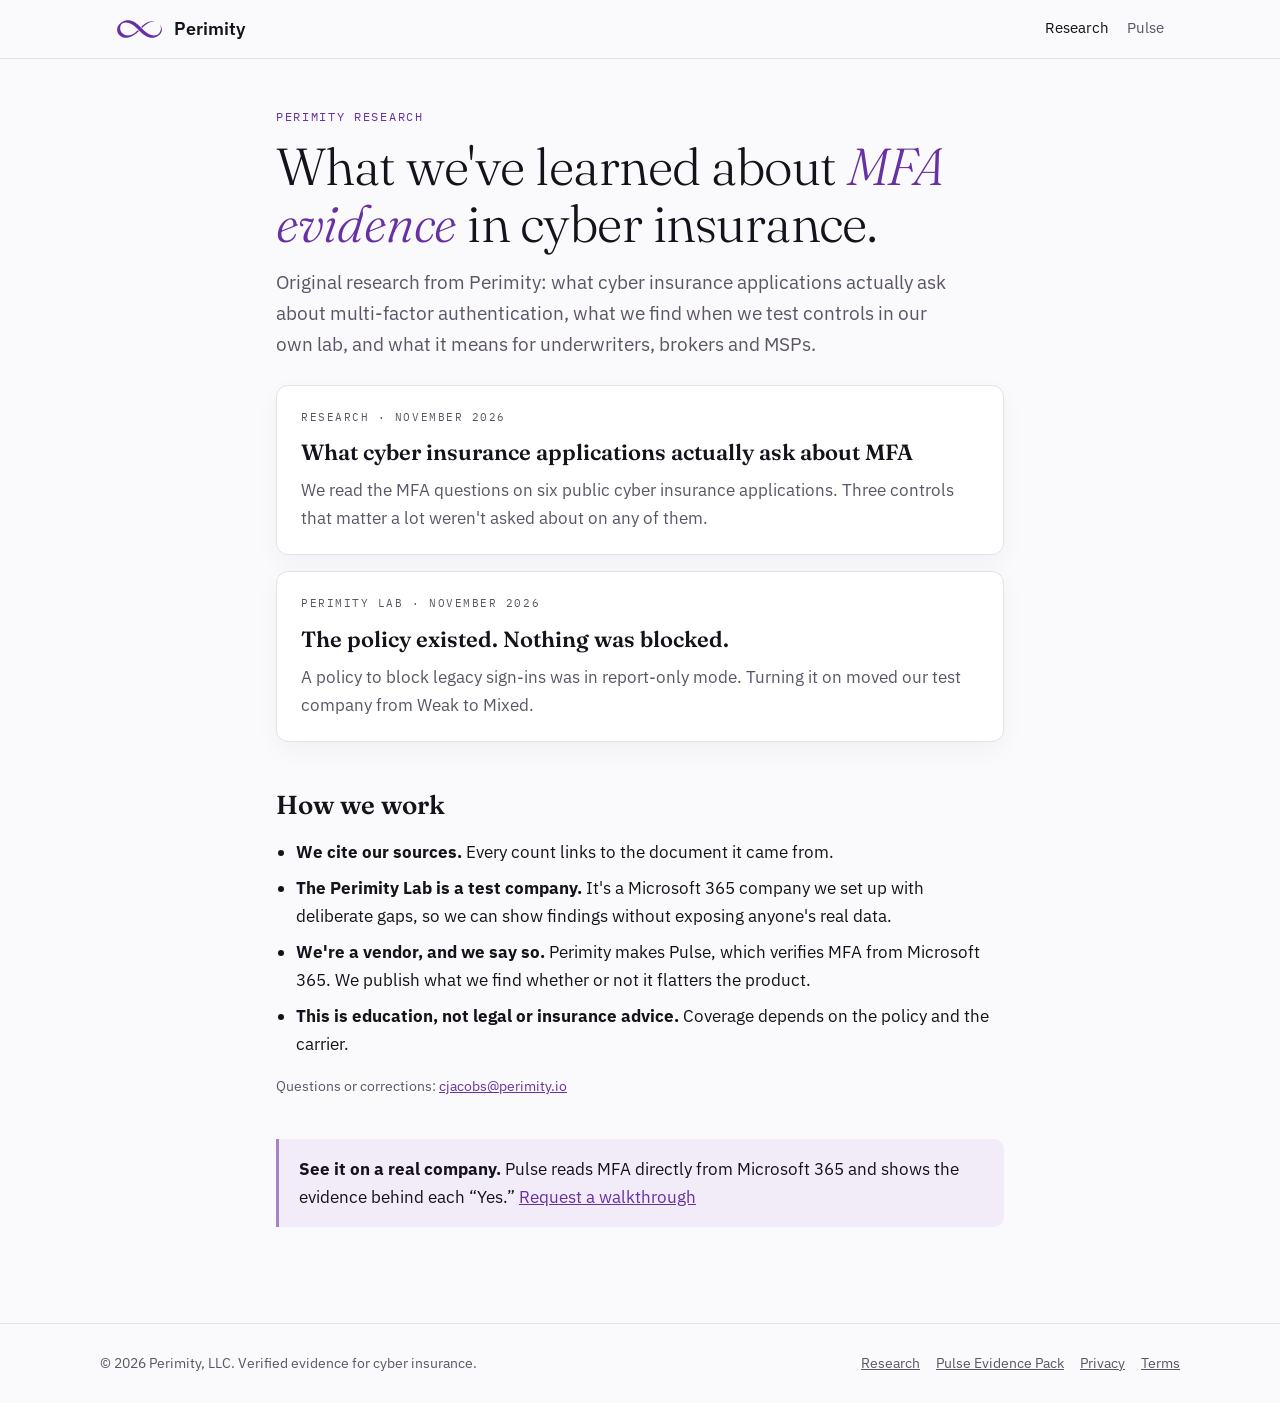
<file: research/index.html>
<!DOCTYPE html>
<html lang="en">
<head>
<meta charset="UTF-8">
<meta name="viewport" content="width=device-width, initial-scale=1.0">
<title>Perimity Research: MFA evidence in cyber insurance</title>
<meta name="description" content="Original research from Perimity on what cyber insurance applications ask about MFA, and what testing in the Perimity Lab shows about the gap between a policy that exists and one that is enforced.">
<link rel="canonical" href="https://perimity.io/research/">
<meta property="og:title" content="Perimity Research: MFA evidence in cyber insurance">
<meta property="og:description" content="Original research from Perimity on what cyber insurance applications ask about MFA, and what testing in the Perimity Lab shows about the gap between a policy that exists and one that is enforced.">
<meta property="og:type" content="article">
<meta property="og:url" content="https://perimity.io/research/">
<link rel="icon" type="image/svg+xml" href="../assets/favicon.svg">
<link rel="preconnect" href="https://fonts.googleapis.com"><link rel="preconnect" href="https://fonts.gstatic.com" crossorigin><link href="https://fonts.googleapis.com/css2?family=Fraunces:opsz,wght@9..144,300;9..144,600&family=IBM+Plex+Sans:wght@400;600&family=IBM+Plex+Mono:wght@500&display=swap" rel="stylesheet">
<link rel="stylesheet" href="../research/research.css">
<script type="application/ld+json">
{
 "@context": "https://schema.org",
 "@type": "CollectionPage",
 "name": "Perimity Research",
 "url": "https://perimity.io/research/",
 "publisher": {
  "@type": "Organization",
  "name": "Perimity, LLC",
  "url": "https://perimity.io/",
  "description": "Perimity builds Pulse, which reads MFA evidence directly from a company's Microsoft 365 so cyber insurance underwriters, brokers and MSPs can see what “Yes” on the application actually means."
 }
}
</script>
</head>
<body>
<a class="skip" href="#main">Skip to content</a>
<header class="site"><div class="bar">
<a class="brand" href="../"><img src="../assets/perimity-mark.svg" alt="" width="48" height="20">Perimity</a>
<nav class="top" aria-label="Primary"><a href="../research/" aria-current="page">Research</a><a href="../pulse/mfa-analysis/">Pulse</a></nav>
</div></header>
<main id="main">
<p class="eyebrow">Perimity Research</p>
<h1>What we've learned about <em>MFA evidence</em> in cyber insurance.</h1>
<p class="lede">Original research from Perimity: what cyber insurance applications actually ask about multi-factor authentication, what we find when we test controls in our own lab, and what it means for underwriters, brokers and MSPs.</p>
<div class="cards">
<a class="card" href="mfa-application-questions/"><p class="eyebrow">Research &middot; November 2026</p><h3>What cyber insurance applications actually ask about MFA</h3><p>We read the MFA questions on six public cyber insurance applications. Three controls that matter a lot weren't asked about on any of them.</p></a>
<a class="card" href="lab/2026-11/"><p class="eyebrow">Perimity Lab &middot; November 2026</p><h3>The policy existed. Nothing was blocked.</h3><p>A policy to block legacy sign-ins was in report-only mode. Turning it on moved our test company from Weak to Mixed.</p></a>
</div>
<h2>How we work</h2>
<ul class="plain">
<li><b>We cite our sources.</b> Every count links to the document it came from.</li>
<li><b>The Perimity Lab is a test company.</b> It's a Microsoft 365 company we set up with deliberate gaps, so we can show findings without exposing anyone's real data.</li>
<li><b>We're a vendor, and we say so.</b> Perimity makes Pulse, which verifies MFA from Microsoft 365. We publish what we find whether or not it flatters the product.</li>
<li><b>This is education, not legal or insurance advice.</b> Coverage depends on the policy and the carrier.</li>
</ul>
<p class="small">Questions or corrections: <a href="mailto:cjacobs@perimity.io">cjacobs@perimity.io</a></p>
<div class="callout" style="margin-top:40px"><p><b>See it on a real company.</b> Pulse reads MFA directly from Microsoft 365 and shows the evidence behind each &ldquo;Yes.&rdquo; <a href="../pulse/mfa-analysis/#request-access">Request a walkthrough</a></p></div>
</main>
<footer class="site"><div class="bar">
<span>&copy; 2026 Perimity, LLC. Verified evidence for cyber insurance.</span>
<nav aria-label="Footer"><a href="../research/">Research</a><a href="../pulse/mfa-analysis/">Pulse Evidence Pack</a><a href="../privacy/">Privacy</a><a href="../terms/">Terms</a></nav>
</div></footer>
</body>
</html>
</file>
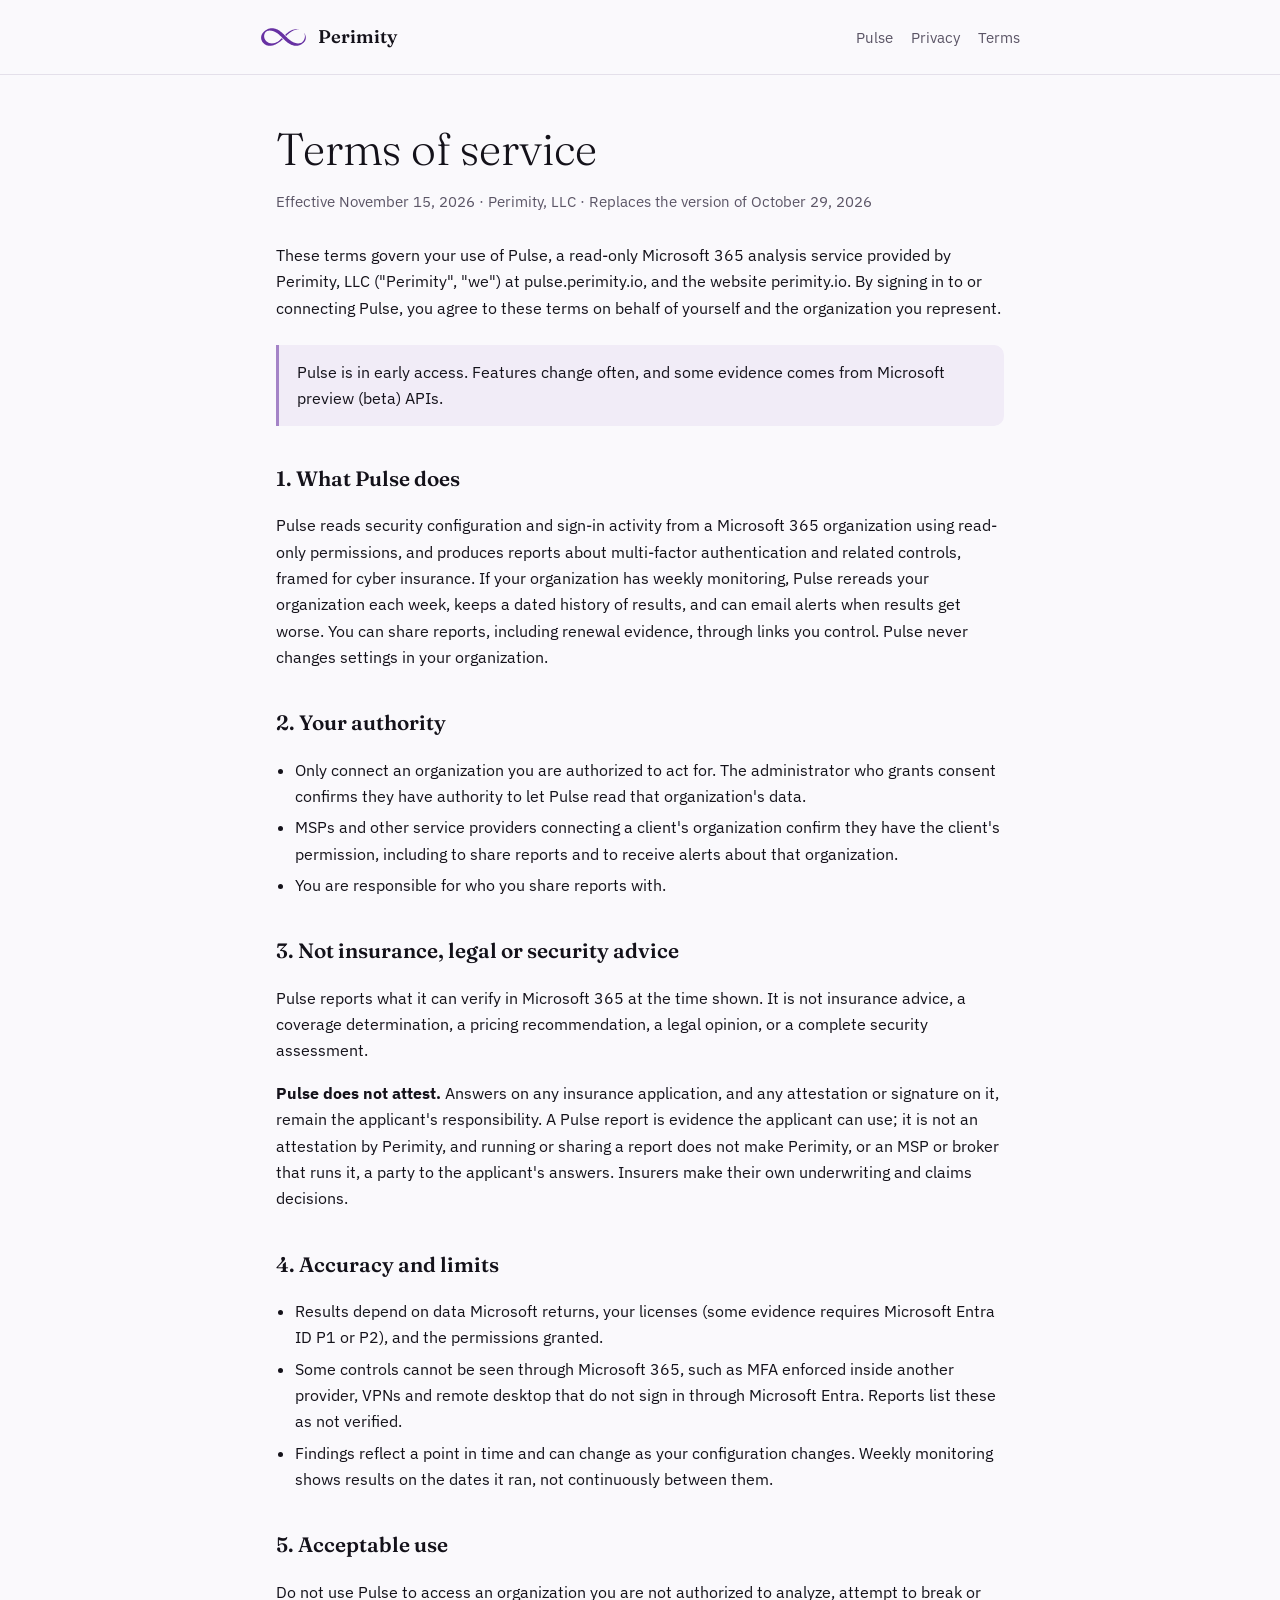
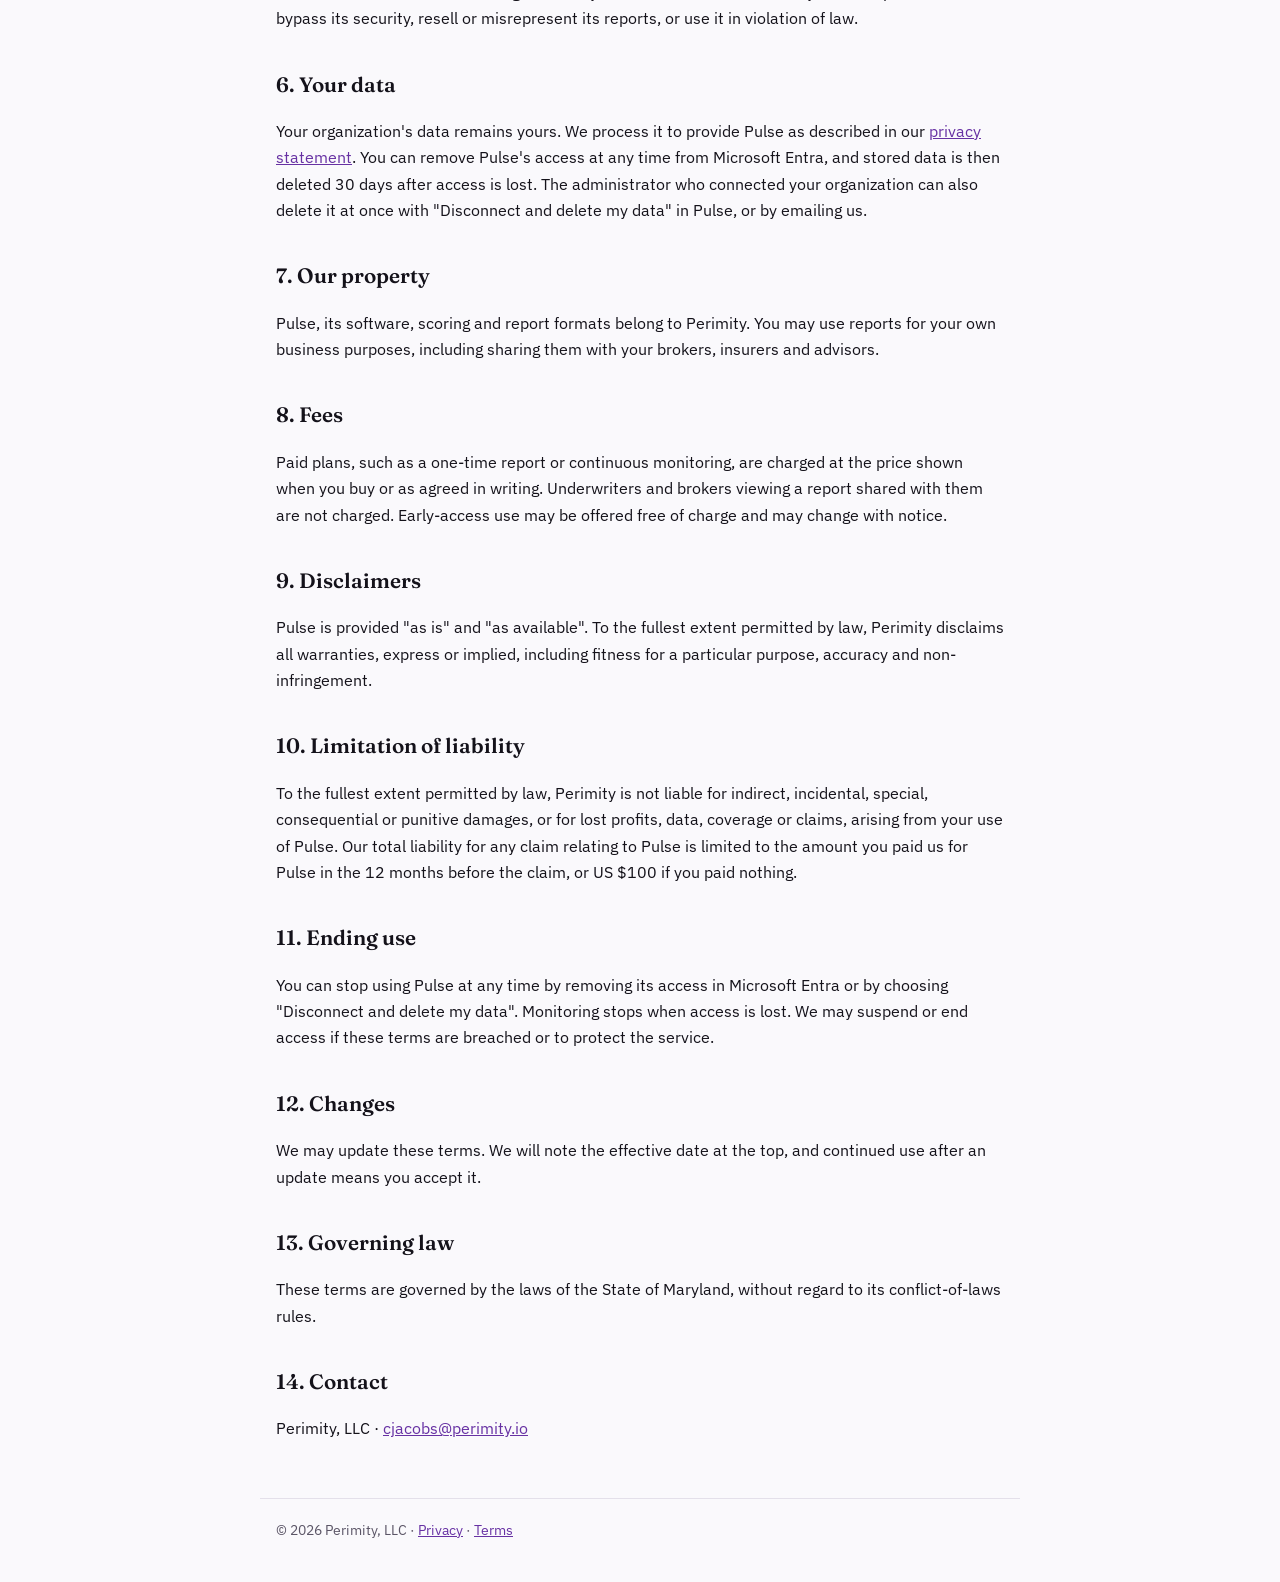
<file: terms/index.html>
<!DOCTYPE html>
<html lang="en">
<head>
  <meta charset="UTF-8">
  <meta name="viewport" content="width=device-width, initial-scale=1.0">
  <title>Terms of service — Perimity</title>
  <meta name="description" content="Terms of service for Pulse by Perimity.">
  <link rel="icon" type="image/svg+xml" href="../assets/favicon.svg">
  <link rel="preconnect" href="https://fonts.googleapis.com">
  <link rel="preconnect" href="https://fonts.gstatic.com" crossorigin>
  <link href="https://fonts.googleapis.com/css2?family=Fraunces:opsz,wght@9..144,300;9..144,600&family=IBM+Plex+Sans:wght@400;500;600&display=swap" rel="stylesheet">
  <style>
    :root{--bg:#faf9fc;--ink:#14121a;--soft:#5b5566;--deep:#6731a3;--line:#e4e0ea}
    *{box-sizing:border-box}
    body{margin:0;background:var(--bg);color:var(--ink);font-family:"IBM Plex Sans",-apple-system,BlinkMacSystemFont,"Segoe UI",sans-serif;line-height:1.65}
    header,main,footer{max-width:760px;margin:0 auto;padding:0 16px}
    header{display:flex;align-items:center;justify-content:space-between;padding-top:22px;padding-bottom:22px;border-bottom:1px solid var(--line);max-width:none}
    .bar{max-width:760px;margin:0 auto;width:100%;display:flex;justify-content:space-between;align-items:center}
    .brand{display:flex;align-items:center;gap:10px;text-decoration:none;color:var(--ink);font-family:Fraunces,Georgia,serif;font-weight:600;font-size:1.15rem}
    .brand img{height:20px}
    nav a{color:var(--soft);text-decoration:none;margin-left:18px;font-size:.95rem} nav a:hover{color:var(--deep)}
    h1{font-family:Fraunces,Georgia,serif;font-weight:300;font-size:clamp(2rem,1.6rem + 2vw,2.8rem);line-height:1.15;margin:48px 0 8px}
    .meta{color:var(--soft);font-size:.92rem;margin-bottom:28px}
    h2{font-family:Fraunces,Georgia,serif;font-weight:600;font-size:1.3rem;margin:36px 0 8px}
    p,li{font-size:1rem} ul{padding-left:1.2rem} li{margin:.3rem 0}
    a{color:var(--deep)}
    .note{background:#f1ecf7;border-left:3px solid #a484c7;padding:14px 18px;border-radius:0 10px 10px 0;margin:24px 0}
    footer{margin-top:56px;padding-top:20px;padding-bottom:40px;border-top:1px solid var(--line);color:var(--soft);font-size:.88rem}
  </style>
</head>
<body>
  <header><div class="bar">
    <a class="brand" href="../"><img src="../assets/perimity-mark.svg" alt="" width="48" height="20">Perimity</a>
    <nav><a href="../pulse/mfa-analysis/">Pulse</a><a href="../privacy/">Privacy</a><a href="../terms/">Terms</a></nav>
  </div></header>
  <main>
    <h1>Terms of service</h1>
    <p class="meta">Effective November 15, 2026 &middot; Perimity, LLC &middot; Replaces the version of October 29, 2026</p>
    <p>These terms govern your use of Pulse, a read-only Microsoft 365 analysis service provided by Perimity, LLC ("Perimity", "we") at pulse.perimity.io, and the website perimity.io. By signing in to or connecting Pulse, you agree to these terms on behalf of yourself and the organization you represent.</p>

    <div class="note">Pulse is in early access. Features change often, and some evidence comes from Microsoft preview (beta) APIs.</div>

    <h2>1. What Pulse does</h2>
    <p>Pulse reads security configuration and sign-in activity from a Microsoft 365 organization using read-only permissions, and produces reports about multi-factor authentication and related controls, framed for cyber insurance. If your organization has weekly monitoring, Pulse rereads your organization each week, keeps a dated history of results, and can email alerts when results get worse. You can share reports, including renewal evidence, through links you control. Pulse never changes settings in your organization.</p>

    <h2>2. Your authority</h2>
    <ul>
      <li>Only connect an organization you are authorized to act for. The administrator who grants consent confirms they have authority to let Pulse read that organization's data.</li>
      <li>MSPs and other service providers connecting a client's organization confirm they have the client's permission, including to share reports and to receive alerts about that organization.</li>
      <li>You are responsible for who you share reports with.</li>
    </ul>

    <h2>3. Not insurance, legal or security advice</h2>
    <p>Pulse reports what it can verify in Microsoft 365 at the time shown. It is not insurance advice, a coverage determination, a pricing recommendation, a legal opinion, or a complete security assessment.</p>
    <p><strong>Pulse does not attest.</strong> Answers on any insurance application, and any attestation or signature on it, remain the applicant's responsibility. A Pulse report is evidence the applicant can use; it is not an attestation by Perimity, and running or sharing a report does not make Perimity, or an MSP or broker that runs it, a party to the applicant's answers. Insurers make their own underwriting and claims decisions.</p>

    <h2>4. Accuracy and limits</h2>
    <ul>
      <li>Results depend on data Microsoft returns, your licenses (some evidence requires Microsoft Entra ID P1 or P2), and the permissions granted.</li>
      <li>Some controls cannot be seen through Microsoft 365, such as MFA enforced inside another provider, VPNs and remote desktop that do not sign in through Microsoft Entra. Reports list these as not verified.</li>
      <li>Findings reflect a point in time and can change as your configuration changes. Weekly monitoring shows results on the dates it ran, not continuously between them.</li>
    </ul>

    <h2>5. Acceptable use</h2>
    <p>Do not use Pulse to access an organization you are not authorized to analyze, attempt to break or bypass its security, resell or misrepresent its reports, or use it in violation of law.</p>

    <h2>6. Your data</h2>
    <p>Your organization's data remains yours. We process it to provide Pulse as described in our <a href="../privacy/">privacy statement</a>. You can remove Pulse's access at any time from Microsoft Entra, and stored data is then deleted 30 days after access is lost. The administrator who connected your organization can also delete it at once with "Disconnect and delete my data" in Pulse, or by emailing us.</p>

    <h2>7. Our property</h2>
    <p>Pulse, its software, scoring and report formats belong to Perimity. You may use reports for your own business purposes, including sharing them with your brokers, insurers and advisors.</p>

    <h2>8. Fees</h2>
    <p>Paid plans, such as a one-time report or continuous monitoring, are charged at the price shown when you buy or as agreed in writing. Underwriters and brokers viewing a report shared with them are not charged. Early-access use may be offered free of charge and may change with notice.</p>

    <h2>9. Disclaimers</h2>
    <p>Pulse is provided "as is" and "as available". To the fullest extent permitted by law, Perimity disclaims all warranties, express or implied, including fitness for a particular purpose, accuracy and non-infringement.</p>

    <h2>10. Limitation of liability</h2>
    <p>To the fullest extent permitted by law, Perimity is not liable for indirect, incidental, special, consequential or punitive damages, or for lost profits, data, coverage or claims, arising from your use of Pulse. Our total liability for any claim relating to Pulse is limited to the amount you paid us for Pulse in the 12 months before the claim, or US $100 if you paid nothing.</p>

    <h2>11. Ending use</h2>
    <p>You can stop using Pulse at any time by removing its access in Microsoft Entra or by choosing "Disconnect and delete my data". Monitoring stops when access is lost. We may suspend or end access if these terms are breached or to protect the service.</p>

    <h2>12. Changes</h2>
    <p>We may update these terms. We will note the effective date at the top, and continued use after an update means you accept it.</p>

    <h2>13. Governing law</h2>
    <p>These terms are governed by the laws of the State of Maryland, without regard to its conflict-of-laws rules.</p>

    <h2>14. Contact</h2>
    <p>Perimity, LLC &middot; <a href="mailto:cjacobs@perimity.io">cjacobs@perimity.io</a></p>
  </main>
  <footer>&copy; 2026 Perimity, LLC &middot; <a href="../privacy/">Privacy</a> &middot; <a href="../terms/">Terms</a></footer>
</body>
</html>
</file>
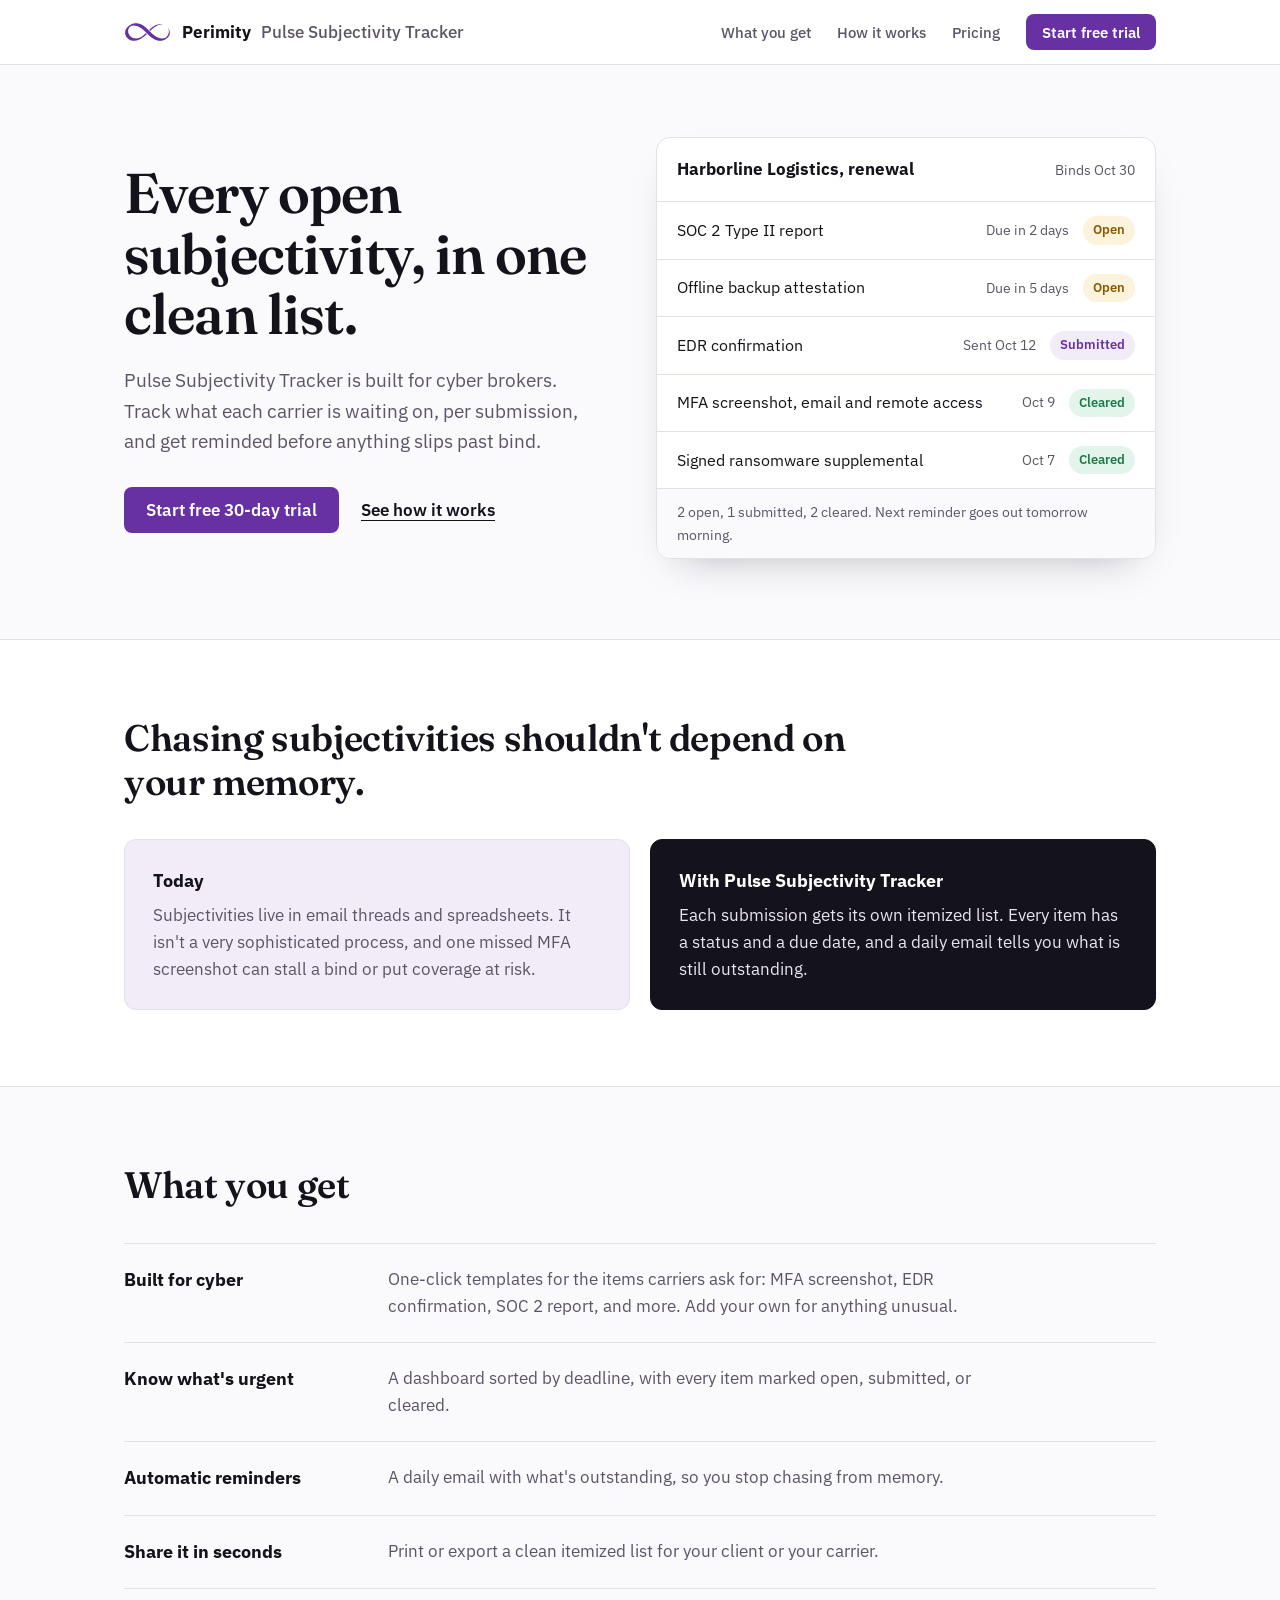
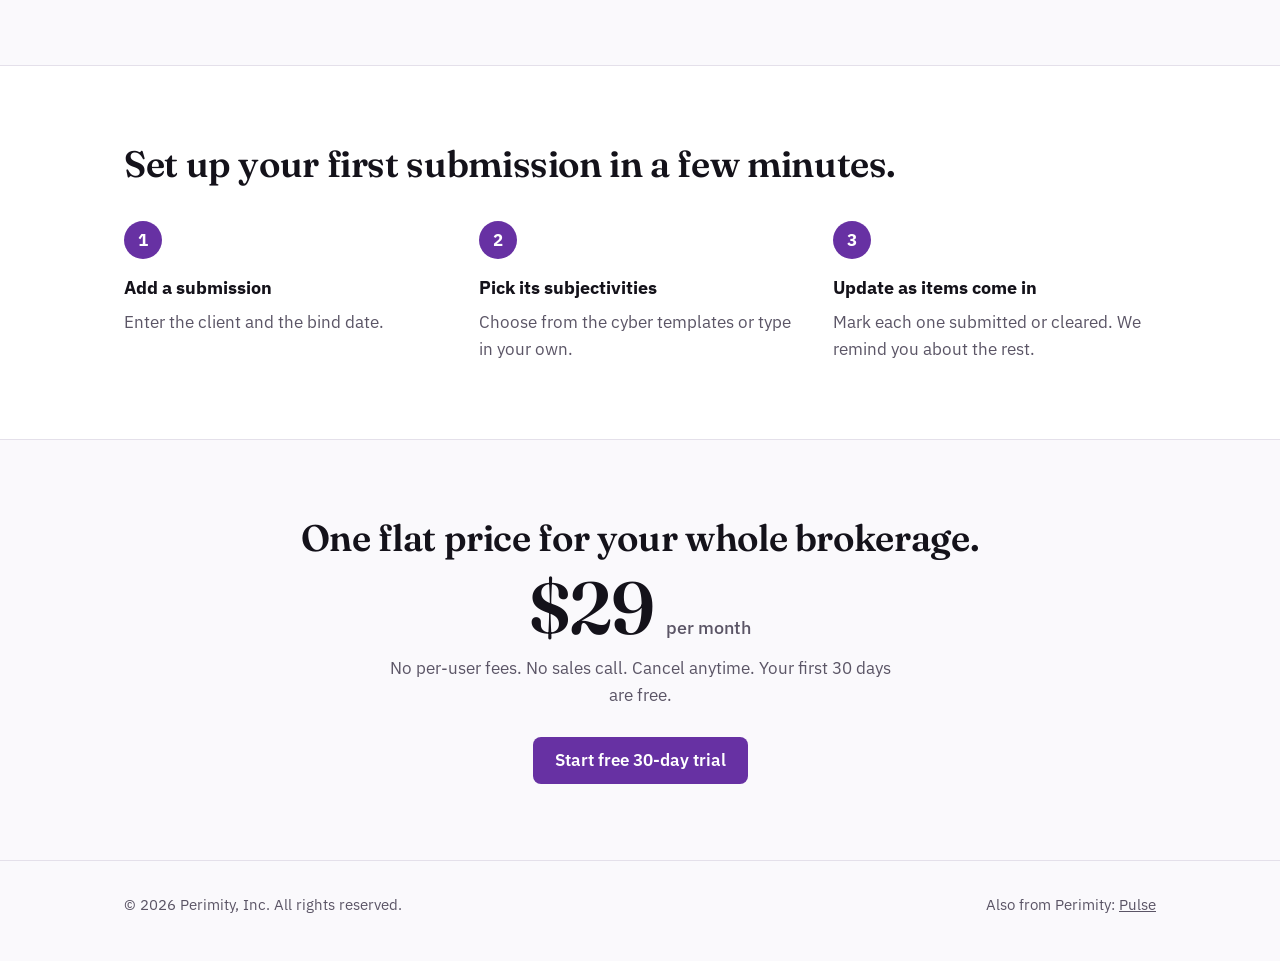
<file: tracker/index.html>
<!DOCTYPE html>
<html lang="en">
<head>
<meta charset="utf-8">
<meta name="viewport" content="width=device-width, initial-scale=1.0">
<title>Pulse Subjectivity Tracker by Perimity: every open subjectivity in one clean list</title>
<meta name="description" content="Pulse Subjectivity Tracker is built for cyber brokers. Track what each carrier is waiting on, per submission, and get reminded before anything slips past bind.">
<link rel="icon" type="image/svg+xml" href="../assets/favicon.svg">
<link rel="preconnect" href="https://fonts.googleapis.com">
<link rel="preconnect" href="https://fonts.gstatic.com" crossorigin>
<link href="https://fonts.googleapis.com/css2?family=Fraunces:opsz,wght@9..144,500;9..144,600&family=IBM+Plex+Sans:wght@400;500;600;700&display=swap" rel="stylesheet">
<style>
  /* Brand tokens, taken from the Pulse site. */
  :root {
    --paper: #faf9fc;
    --surface: #ffffff;
    --ink: #14121a;
    --slate: #5b5566;
    --line: #e4e0ea;
    --accent: #6731a3;
    --accent-dark: #552787;
    --wash: #f1ecf7;
    --open-bg: #FDF3DC;    --open-fg: #8A5A00;
    --sent-bg: #f1ecf7;    --sent-fg: #6731a3;
    --clear-bg: #e3f5ea;   --clear-fg: #1c7a49;
    --font-display: "Fraunces", Georgia, serif;
    --font: "IBM Plex Sans", -apple-system, "Segoe UI", Roboto, Arial, sans-serif;
  }

  * { box-sizing: border-box; }
  html { scroll-behavior: smooth; }
  @media (prefers-reduced-motion: reduce) { html { scroll-behavior: auto; } }

  body {
    margin: 0;
    background: var(--paper);
    color: var(--ink);
    font-family: var(--font);
    font-size: 1.0625rem;
    line-height: 1.6;
    -webkit-font-smoothing: antialiased;
  }

  a { color: inherit; }
  a:focus-visible, .btn:focus-visible {
    outline: 3px solid var(--accent);
    outline-offset: 3px;
    border-radius: 4px;
  }

  .wrap { max-width: 1080px; margin: 0 auto; padding: 0 24px; }

  .skip {
    position: absolute; left: -9999px; top: 0;
    background: var(--ink); color: #fff; padding: 10px 16px;
  }
  .skip:focus { left: 12px; top: 12px; z-index: 10; }

  /* Buttons */
  .btn {
    display: inline-block;
    background: var(--accent);
    color: #fff;
    font-weight: 600;
    text-decoration: none;
    padding: 13px 22px;
    border-radius: 8px;
    line-height: 1.2;
  }
  .btn:hover { background: var(--accent-dark); }
  .btn-small { padding: 9px 16px; font-size: 0.95rem; }
  .text-link { font-weight: 600; text-underline-offset: 4px; }

  /* Header */
  .site-header { border-bottom: 1px solid var(--line); background: var(--surface); }
  .site-header .wrap {
    display: flex; align-items: center; justify-content: space-between;
    gap: 16px; padding-top: 14px; padding-bottom: 14px;
  }
  .brand {
    display: flex; align-items: center; gap: 10px;
    text-decoration: none; font-weight: 700;
  }
  .brand img { display: block; }
  .brand span { color: var(--slate); font-weight: 500; }
  .site-nav { display: flex; align-items: center; gap: 26px; }
  .site-nav a.nav-link { text-decoration: none; color: var(--slate); font-weight: 500; font-size: 0.95rem; }
  .site-nav a.nav-link:hover { color: var(--ink); }

  /* Hero */
  .hero { padding: 72px 0 80px; }
  .hero-grid {
    display: grid;
    grid-template-columns: minmax(0, 1fr) minmax(0, 1.05fr);
    gap: 56px;
    align-items: center;
  }
  h1 {
    font-family: var(--font-display);
    font-size: clamp(2.3rem, 5vw, 3.5rem);
    line-height: 1.08;
    letter-spacing: -0.015em;
    font-weight: 600;
    margin: 0 0 20px;
  }
  .lede { font-size: 1.2rem; color: var(--slate); margin: 0 0 30px; max-width: 34em; }
  .hero-actions { display: flex; flex-wrap: wrap; align-items: center; gap: 22px; }

  /* Product list in the hero */
  .tracker {
    background: var(--surface);
    border: 1px solid var(--line);
    border-radius: 14px;
    box-shadow: 0 18px 40px -24px rgba(20, 18, 26, 0.35);
    overflow: hidden;
  }
  .tracker-head {
    display: flex; justify-content: space-between; align-items: baseline;
    gap: 12px; padding: 18px 20px; border-bottom: 1px solid var(--line);
  }
  .tracker-head strong { font-size: 1.05rem; }
  .tracker-head span { color: var(--slate); font-size: 0.9rem; white-space: nowrap; }
  .tracker ul { list-style: none; margin: 0; padding: 0; }
  .tracker li {
    display: grid;
    grid-template-columns: minmax(0, 1fr) auto auto;
    gap: 14px; align-items: center;
    padding: 14px 20px;
    border-bottom: 1px solid var(--line);
    font-size: 0.97rem;
  }
  .tracker li:last-child { border-bottom: 0; }
  .tracker .due { color: var(--slate); font-size: 0.88rem; white-space: nowrap; }
  .pill {
    font-size: 0.8rem; font-weight: 600;
    padding: 4px 10px; border-radius: 999px; white-space: nowrap;
  }
  .pill.open { background: var(--open-bg); color: var(--open-fg); }
  .pill.sent { background: var(--sent-bg); color: var(--sent-fg); }
  .pill.clear { background: var(--clear-bg); color: var(--clear-fg); }
  .tracker-foot {
    padding: 12px 20px; background: var(--paper);
    color: var(--slate); font-size: 0.88rem;
    border-top: 1px solid var(--line);
  }

  /* Sections */
  .section { padding: 76px 0; border-top: 1px solid var(--line); }
  .section.alt { background: var(--surface); }
  h2 {
    font-family: var(--font-display);
    font-weight: 600;
    font-size: clamp(1.7rem, 3.2vw, 2.3rem);
    line-height: 1.18; letter-spacing: -0.01em;
    margin: 0 0 36px; max-width: 22em;
  }
  h3 { font-size: 1.15rem; margin: 0 0 6px; }
  p { margin: 0; }

  .compare { display: grid; grid-template-columns: 1fr 1fr; gap: 20px; }
  .compare > div { padding: 26px 28px; border-radius: 12px; border: 1px solid var(--line); }
  .compare .before { background: var(--wash); color: var(--slate); }
  .compare .after { background: var(--ink); color: #e9e5f0; border-color: var(--ink); }
  .compare h3 { color: var(--ink); }
  .compare .after h3 { color: #fff; }

  .features { margin: 0; }
  .features > div {
    display: grid; grid-template-columns: 240px minmax(0, 1fr);
    gap: 24px; padding: 22px 0; border-top: 1px solid var(--line);
  }
  .features > div:last-child { border-bottom: 1px solid var(--line); }
  .features dt { font-weight: 700; font-size: 1.1rem; }
  .features dd { margin: 0; color: var(--slate); max-width: 38em; }

  .steps {
    list-style: none; margin: 0; padding: 0;
    display: grid; grid-template-columns: repeat(3, 1fr); gap: 32px;
    counter-reset: step;
  }
  .steps li { counter-increment: step; }
  .steps li::before {
    content: counter(step);
    display: grid; place-items: center;
    width: 38px; height: 38px; border-radius: 50%;
    background: var(--accent); color: #fff; font-weight: 700;
    margin-bottom: 14px;
  }
  .steps p { color: var(--slate); }

  .pricing { text-align: center; }
  .pricing h2 { margin: 0 auto 12px; }
  .pricing .price {
    font-size: clamp(3rem, 8vw, 4.6rem);
    font-family: var(--font-display);
    font-weight: 600; letter-spacing: -0.02em; line-height: 1; margin: 0 0 10px;
  }
  .pricing .price small { font-family: var(--font); font-size: 1.15rem; font-weight: 500; color: var(--slate); letter-spacing: 0; }
  .pricing .terms { color: var(--slate); margin: 0 auto 28px; max-width: 30em; }

  .site-footer { border-top: 1px solid var(--line); padding: 32px 0 44px; color: var(--slate); font-size: 0.93rem; }
  .site-footer .wrap { display: flex; flex-wrap: wrap; justify-content: space-between; gap: 12px; }

  @media (max-width: 860px) {
    .hero { padding: 48px 0 56px; }
    .hero-grid { grid-template-columns: 1fr; gap: 40px; }
    .compare { grid-template-columns: 1fr; }
    .features > div { grid-template-columns: 1fr; gap: 6px; }
    .steps { grid-template-columns: 1fr; }
    .section { padding: 56px 0; }
    .site-nav a.nav-link { display: none; }
  }
  @media (max-width: 480px) {
    .tracker li { grid-template-columns: minmax(0, 1fr) auto; }
    .tracker .due { grid-column: 1; grid-row: 2; }
    .brand span { display: none; }
  }
</style>
</head>
<body>
<a class="skip" href="#main">Skip to content</a>

<header class="site-header">
  <div class="wrap">
    <a class="brand" href="#top">
      <img src="../assets/perimity-mark.svg" alt="" width="48" height="20">
      Perimity <span>Pulse Subjectivity Tracker</span>
    </a>
    <nav class="site-nav" aria-label="Main">
      <a class="nav-link" href="#what-you-get">What you get</a>
      <a class="nav-link" href="#how-it-works">How it works</a>
      <a class="nav-link" href="#pricing">Pricing</a>
      <!-- TODO: point this at the signup page if it has its own URL. -->
      <a class="btn btn-small" href="https://tracker.perimity.io">Start free trial</a>
    </nav>
  </div>
</header>

<main id="main">
  <section class="hero" id="top">
    <div class="wrap hero-grid">
      <div>
        <h1>Every open subjectivity, in one clean list.</h1>
        <p class="lede">Pulse Subjectivity Tracker is built for cyber brokers. Track what each carrier is waiting on, per submission, and get reminded before anything slips past bind.</p>
        <div class="hero-actions">
          <a class="btn" href="https://tracker.perimity.io">Start free 30-day trial</a>
          <a class="text-link" href="#how-it-works">See how it works</a>
        </div>
      </div>

      <!-- Illustrative example. Swap for a real dashboard screenshot when you have one. -->
      <div class="tracker" role="img" aria-label="Example subjectivity list for one submission, showing each item's due date and status">
        <div class="tracker-head">
          <strong>Harborline Logistics, renewal</strong>
          <span>Binds Oct 30</span>
        </div>
        <ul>
          <li><span>SOC 2 Type II report</span><span class="due">Due in 2 days</span><span class="pill open">Open</span></li>
          <li><span>Offline backup attestation</span><span class="due">Due in 5 days</span><span class="pill open">Open</span></li>
          <li><span>EDR confirmation</span><span class="due">Sent Oct 12</span><span class="pill sent">Submitted</span></li>
          <li><span>MFA screenshot, email and remote access</span><span class="due">Oct 9</span><span class="pill clear">Cleared</span></li>
          <li><span>Signed ransomware supplemental</span><span class="due">Oct 7</span><span class="pill clear">Cleared</span></li>
        </ul>
        <div class="tracker-foot">2 open, 1 submitted, 2 cleared. Next reminder goes out tomorrow morning.</div>
      </div>
    </div>
  </section>

  <section class="section alt">
    <div class="wrap">
      <h2>Chasing subjectivities shouldn't depend on your memory.</h2>
      <div class="compare">
        <div class="before">
          <h3>Today</h3>
          <p>Subjectivities live in email threads and spreadsheets. It isn't a very sophisticated process, and one missed MFA screenshot can stall a bind or put coverage at risk.</p>
        </div>
        <div class="after">
          <h3>With Pulse Subjectivity Tracker</h3>
          <p>Each submission gets its own itemized list. Every item has a status and a due date, and a daily email tells you what is still outstanding.</p>
        </div>
      </div>
    </div>
  </section>

  <section class="section" id="what-you-get">
    <div class="wrap">
      <h2>What you get</h2>
      <dl class="features">
        <div>
          <dt>Built for cyber</dt>
          <dd>One-click templates for the items carriers ask for: MFA screenshot, EDR confirmation, SOC 2 report, and more. Add your own for anything unusual.</dd>
        </div>
        <div>
          <dt>Know what's urgent</dt>
          <dd>A dashboard sorted by deadline, with every item marked open, submitted, or cleared.</dd>
        </div>
        <div>
          <dt>Automatic reminders</dt>
          <dd>A daily email with what's outstanding, so you stop chasing from memory.</dd>
        </div>
        <div>
          <dt>Share it in seconds</dt>
          <dd>Print or export a clean itemized list for your client or your carrier.</dd>
        </div>
      </dl>
    </div>
  </section>

  <section class="section alt" id="how-it-works">
    <div class="wrap">
      <h2>Set up your first submission in a few minutes.</h2>
      <ol class="steps">
        <li>
          <h3>Add a submission</h3>
          <p>Enter the client and the bind date.</p>
        </li>
        <li>
          <h3>Pick its subjectivities</h3>
          <p>Choose from the cyber templates or type in your own.</p>
        </li>
        <li>
          <h3>Update as items come in</h3>
          <p>Mark each one submitted or cleared. We remind you about the rest.</p>
        </li>
      </ol>
    </div>
  </section>

  <section class="section pricing" id="pricing">
    <div class="wrap">
      <h2>One flat price for your whole brokerage.</h2>
      <p class="price">$29 <small>per month</small></p>
      <!-- TODO: confirm "Cancel anytime" and the 30-day trial match how signup and billing work. -->
      <p class="terms">No per-user fees. No sales call. Cancel anytime. Your first 30 days are free.</p>
      <a class="btn" href="https://tracker.perimity.io">Start free 30-day trial</a>
    </div>
  </section>
</main>

<footer class="site-footer">
  <div class="wrap">
    <span>&copy; 2026 Perimity, Inc. All rights reserved.</span>
    <!-- TODO: add a contact email here, e.g. <a href="mailto:...">Questions? Email us</a> -->
    <span>Also from Perimity: <a href="https://pulse.perimity.io/">Pulse</a></span>
  </div>
</footer>
</body>
</html>
</file>
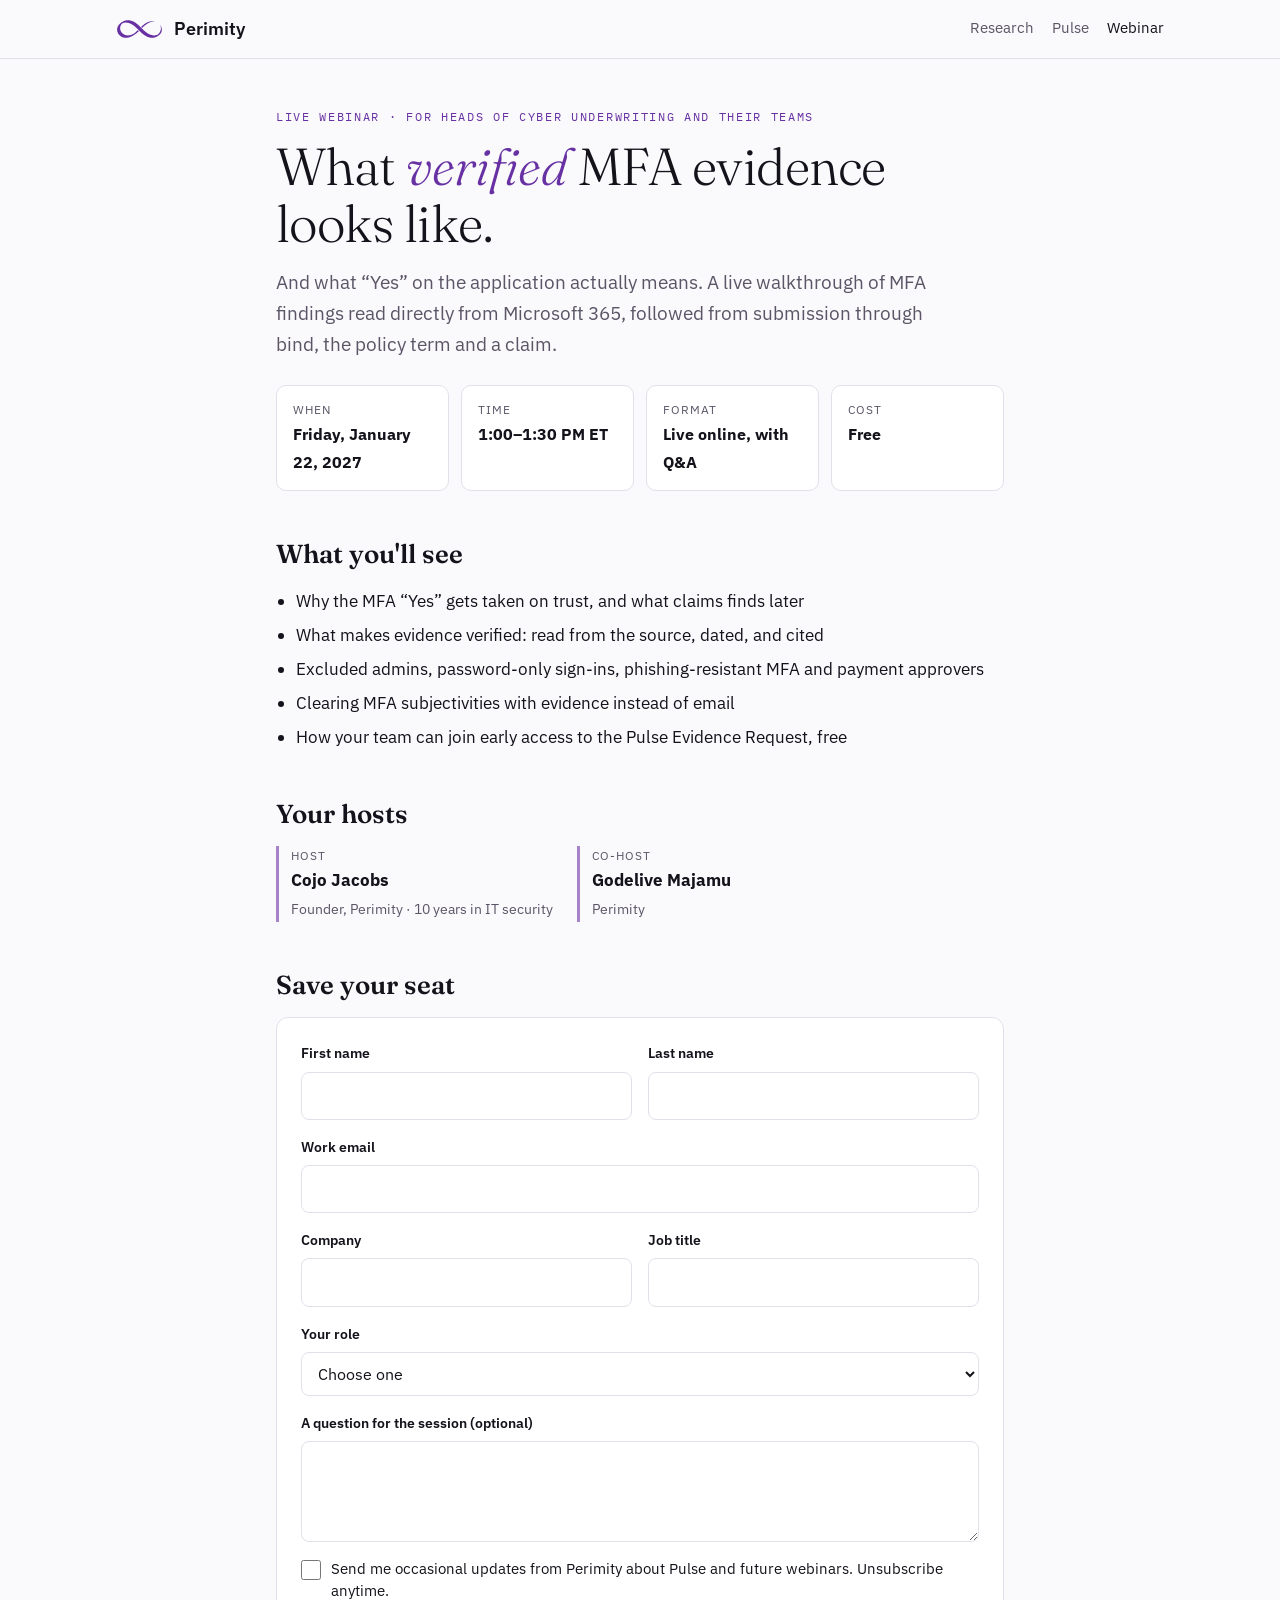
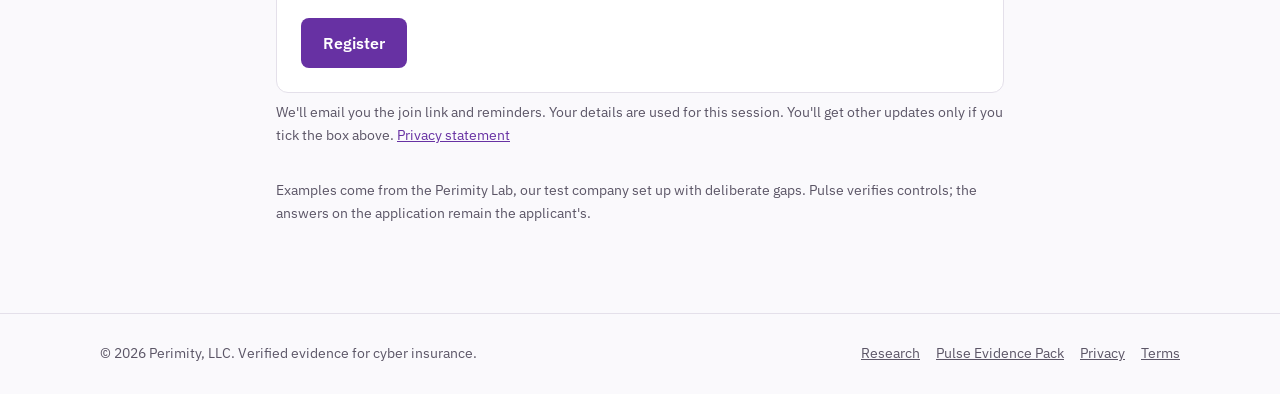
<file: webinar/index.html>
<!DOCTYPE html>
<html lang="en">
<head>
<meta charset="UTF-8">
<meta name="viewport" content="width=device-width, initial-scale=1.0">
<title>Webinar: What verified MFA evidence looks like | Perimity</title>
<meta name="description" content="A free 30-minute live session for heads of cyber underwriting and their teams, Friday, January 22, 2027, 1:00 PM ET. See MFA evidence read directly from Microsoft 365, from submission to claim.">
<link rel="canonical" href="https://perimity.io/webinar/">
<meta property="og:title" content="What verified MFA evidence looks like: a 30-minute session for cyber underwriting teams">
<meta property="og:description" content="Friday, January 22, 2027, 1:00 PM ET. Free. Live online with Q&amp;A.">
<meta property="og:type" content="website">
<meta property="og:url" content="https://perimity.io/webinar/">
<link rel="icon" type="image/svg+xml" href="../assets/favicon.svg">
<link rel="preconnect" href="https://fonts.googleapis.com"><link rel="preconnect" href="https://fonts.gstatic.com" crossorigin><link href="https://fonts.googleapis.com/css2?family=Fraunces:opsz,wght@9..144,300;9..144,600&family=IBM+Plex+Sans:wght@400;600&family=IBM+Plex+Mono:wght@500&display=swap" rel="stylesheet">
<link rel="stylesheet" href="../research/research.css">
<link rel="stylesheet" href="webinar.css">
<script type="application/ld+json">
{
 "@context": "https://schema.org",
 "@type": "Event",
 "name": "What verified MFA evidence looks like",
 "description": "A 30-minute live session for heads of cyber underwriting and their teams: MFA evidence read directly from Microsoft 365, followed from submission through bind, the policy term and a claim.",
 "startDate": "2027-01-22T13:00:00-05:00",
 "endDate": "2027-01-22T13:30:00-05:00",
 "eventAttendanceMode": "https://schema.org/OnlineEventAttendanceMode",
 "eventStatus": "https://schema.org/EventScheduled",
 "location": {"@type": "VirtualLocation", "url": "https://perimity.io/webinar/"},
 "isAccessibleForFree": true,
 "organizer": {"@type": "Organization", "name": "Perimity, LLC", "url": "https://perimity.io/"}
}
</script>
</head>
<body>
<a class="skip" href="#main">Skip to content</a>
<header class="site"><div class="bar">
<a class="brand" href="../"><img src="../assets/perimity-mark.svg" alt="" width="48" height="20">Perimity</a>
<nav class="top" aria-label="Primary"><a href="../research/">Research</a><a href="../pulse/mfa-analysis/">Pulse</a><a href="../webinar/" aria-current="page">Webinar</a></nav>
</div></header>
<main id="main">
<p class="eyebrow">Live webinar &middot; For heads of cyber underwriting and their teams</p>
<h1>What <em>verified</em> MFA evidence looks like.</h1>
<p class="lede">And what &ldquo;Yes&rdquo; on the application actually means. A live walkthrough of MFA findings read directly from Microsoft 365, followed from submission through bind, the policy term and a claim.</p>

<div class="facts">
<div><span>When</span><b>Friday, January 22, 2027</b></div>
<div><span>Time</span><b>1:00&ndash;1:30 PM ET</b></div>
<div><span>Format</span><b>Live online, with Q&amp;A</b></div>
<div><span>Cost</span><b>Free</b></div>
</div>

<h2>What you'll see</h2>
<ul class="see">
<li>Why the MFA &ldquo;Yes&rdquo; gets taken on trust, and what claims finds later</li>
<li>What makes evidence verified: read from the source, dated, and cited</li>
<li>Excluded admins, password-only sign-ins, phishing-resistant MFA and payment approvers</li>
<li>Clearing MFA subjectivities with evidence instead of email</li>
<li>How your team can join early access to the Pulse Evidence Request, free</li>
</ul>

<h2>Your hosts</h2>
<div class="people">
<p><i>Host</i><b>Cojo Jacobs</b><br><span class="small">Founder, Perimity &middot; 10 years in IT security</span></p>
<p><i>Co-host</i><b>Godelive Majamu</b><br><span class="small">Perimity</span></p>
</div>

<h2 id="register">Save your seat</h2>
<div id="reg-area">
<form class="reg" id="reg-form" novalidate>
<label>First name<input name="first" autocomplete="given-name" required></label>
<label>Last name<input name="last" autocomplete="family-name" required></label>
<label class="full">Work email<input name="email" type="email" autocomplete="email" required aria-describedby="email-err"></label>
<label>Company<input name="company" autocomplete="organization" required></label>
<label>Job title<input name="title" autocomplete="organization-title" required></label>
<label class="full">Your role
<select name="role" required>
<option value="">Choose one</option>
<option>Head of underwriting</option>
<option>Underwriter</option>
<option>Broker or wholesaler</option>
<option>Claims</option>
<option>MSP or IT provider</option>
<option>Other</option>
</select></label>
<label class="full">A question for the session (optional)<textarea name="question" rows="3"></textarea></label>
<label class="full check"><input type="checkbox" name="updates" value="yes"><span>Send me occasional updates from Perimity about Pulse and future webinars. Unsubscribe anytime.</span></label>
<div class="hp" aria-hidden="true"><label>Leave this empty<input name="website" tabindex="-1" autocomplete="off"></label></div>
<p class="err full" id="email-err" role="alert" hidden></p>
<button type="submit">Register</button>
</form>
<p class="small">We'll email you the join link and reminders. Your details are used for this session. You'll get other updates only if you tick the box above. <a href="../privacy/">Privacy statement</a></p>
</div>

<p class="small" style="margin-top:32px">Examples come from the Perimity Lab, our test company set up with deliberate gaps. Pulse verifies controls; the answers on the application remain the applicant's.</p>
</main>
<footer class="site"><div class="bar">
<span>&copy; 2026 Perimity, LLC. Verified evidence for cyber insurance.</span>
<nav aria-label="Footer"><a href="../research/">Research</a><a href="../pulse/mfa-analysis/">Pulse Evidence Pack</a><a href="../privacy/">Privacy</a><a href="../terms/">Terms</a></nav>
</div></footer>
<script src="webinar.js"></script>
</body>
</html>
</file>
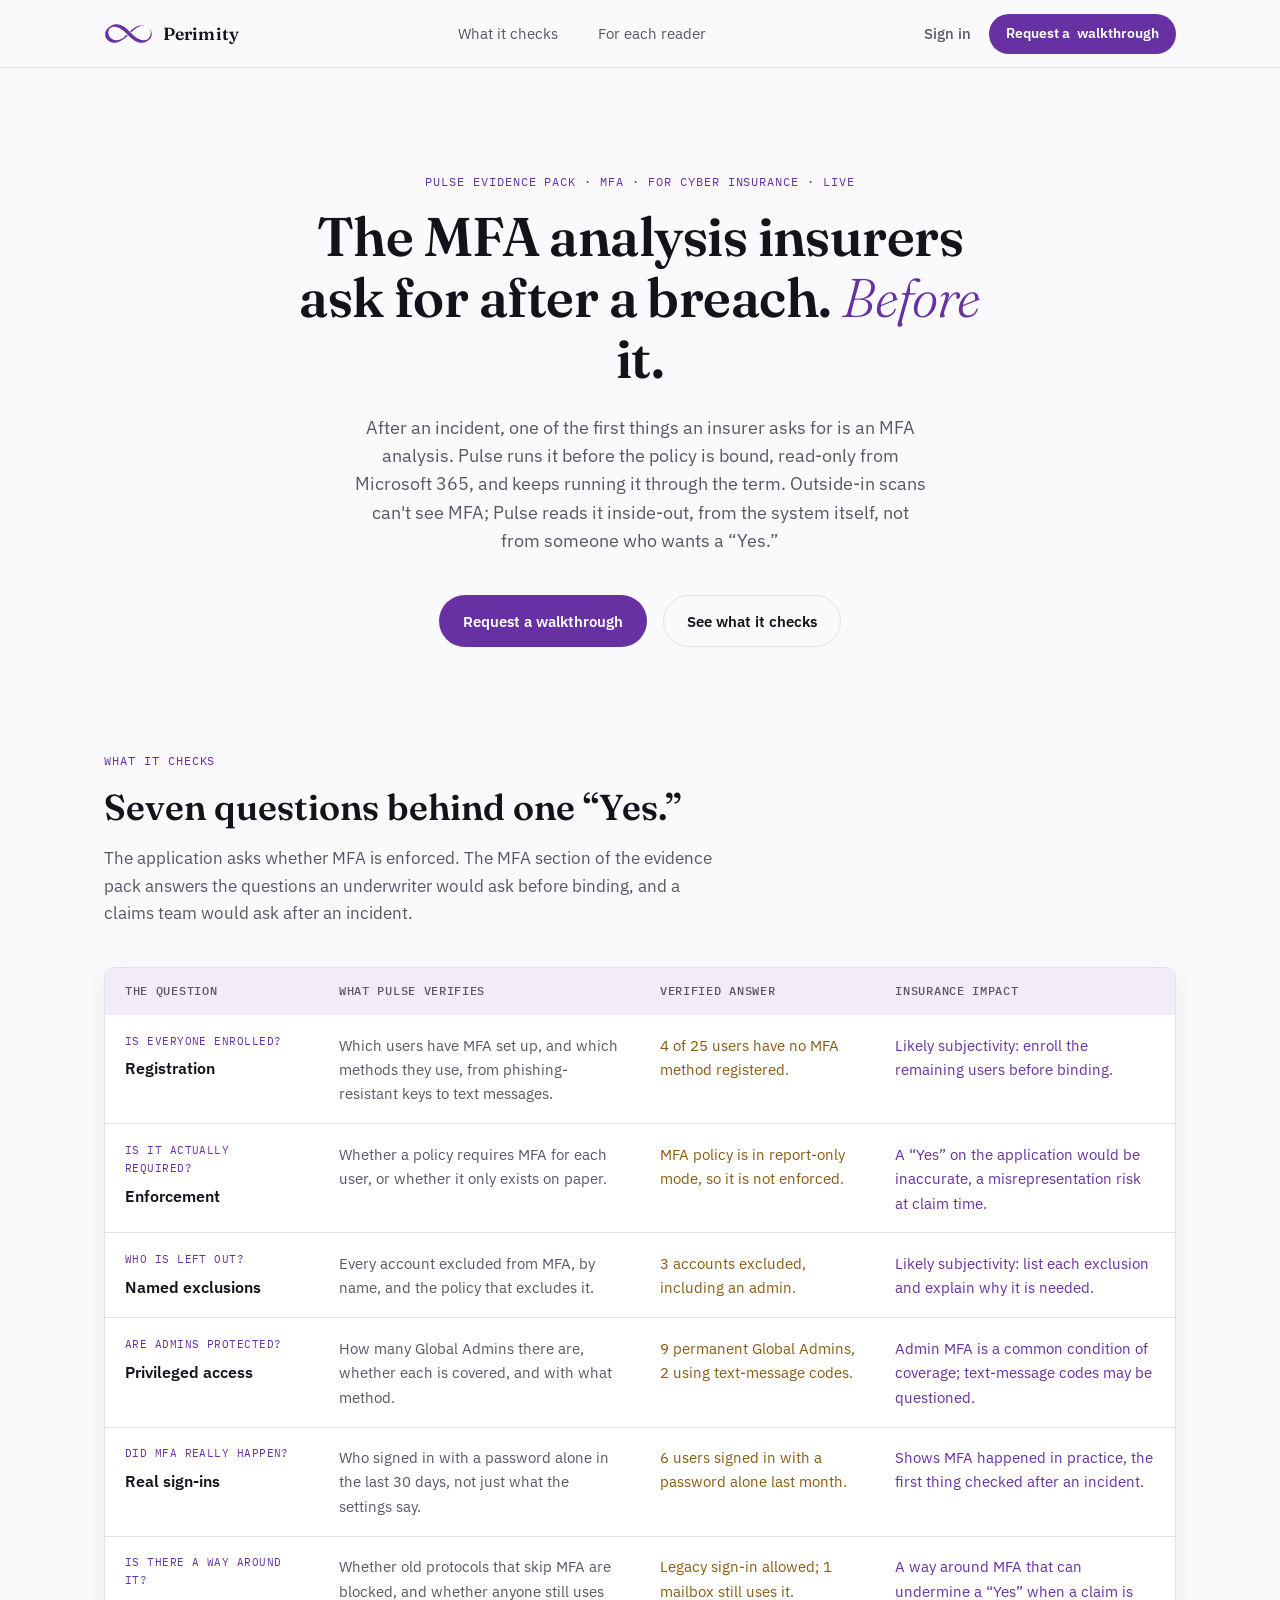
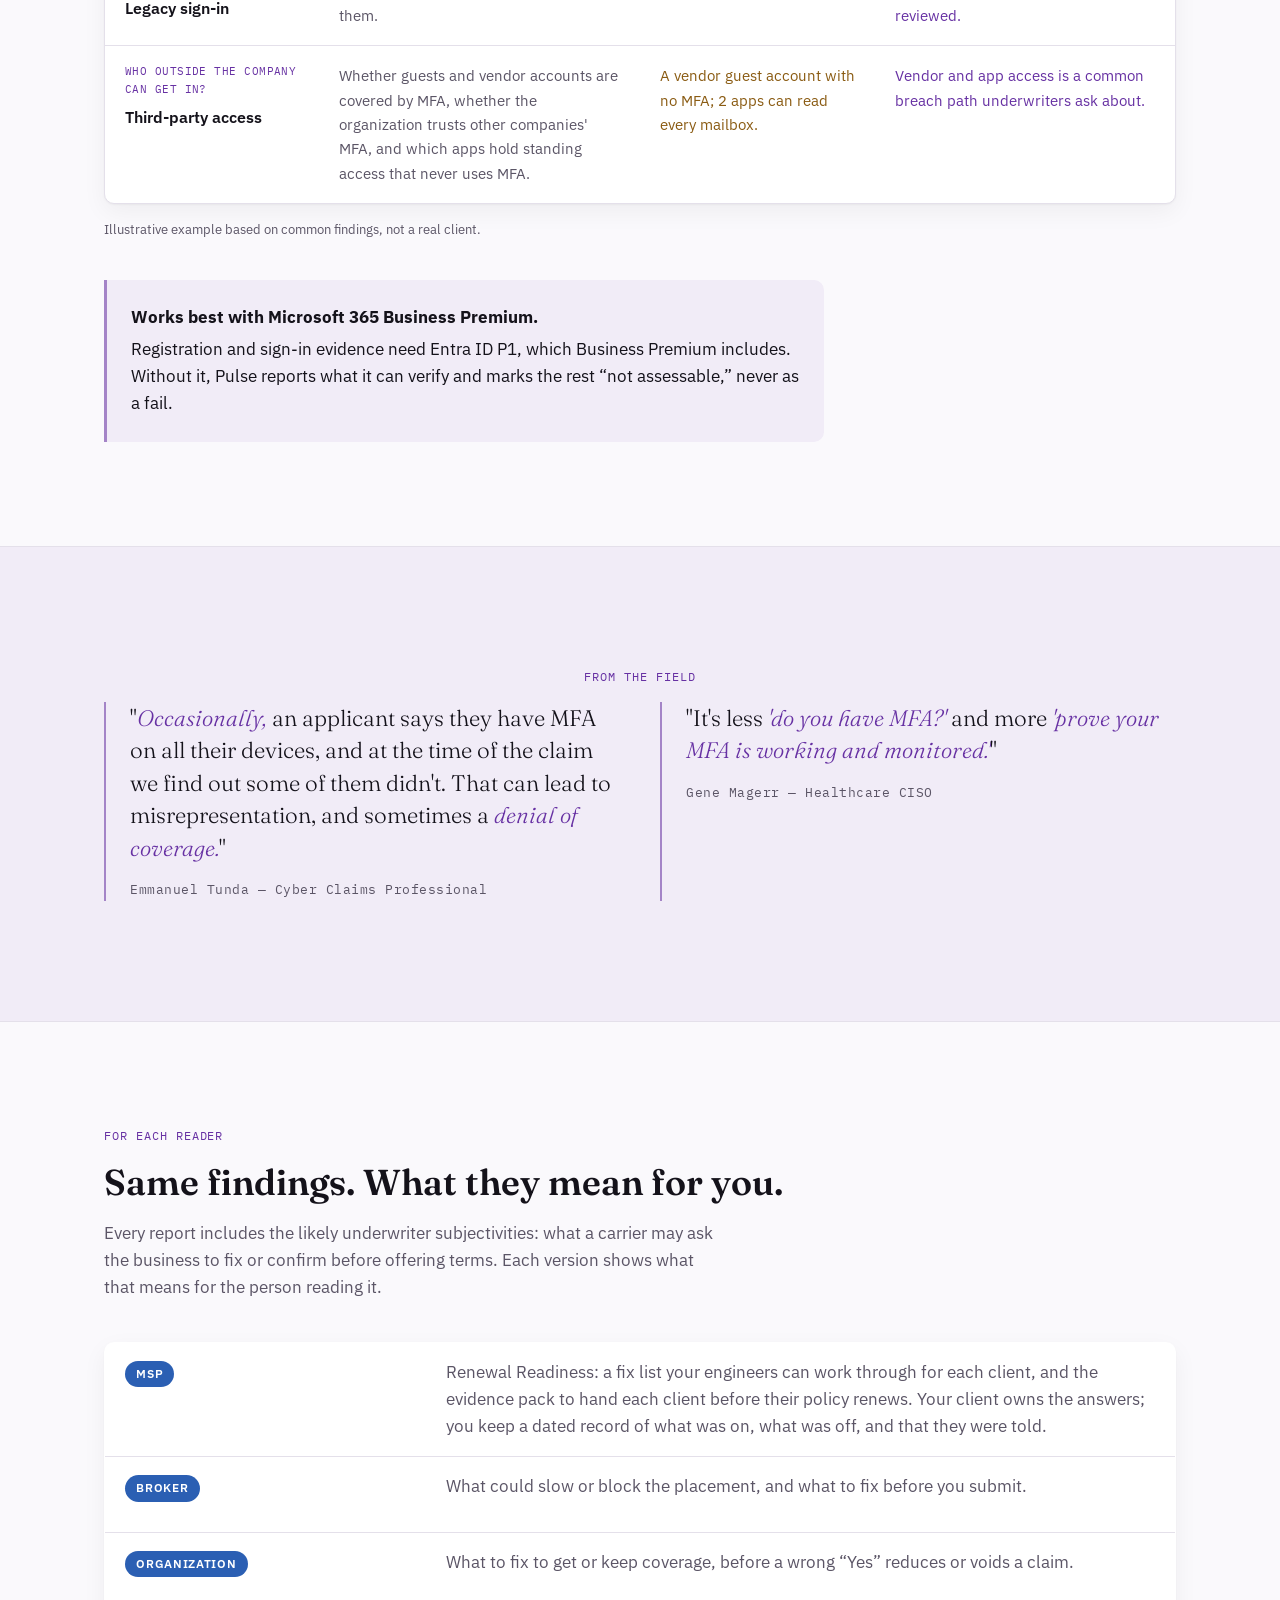
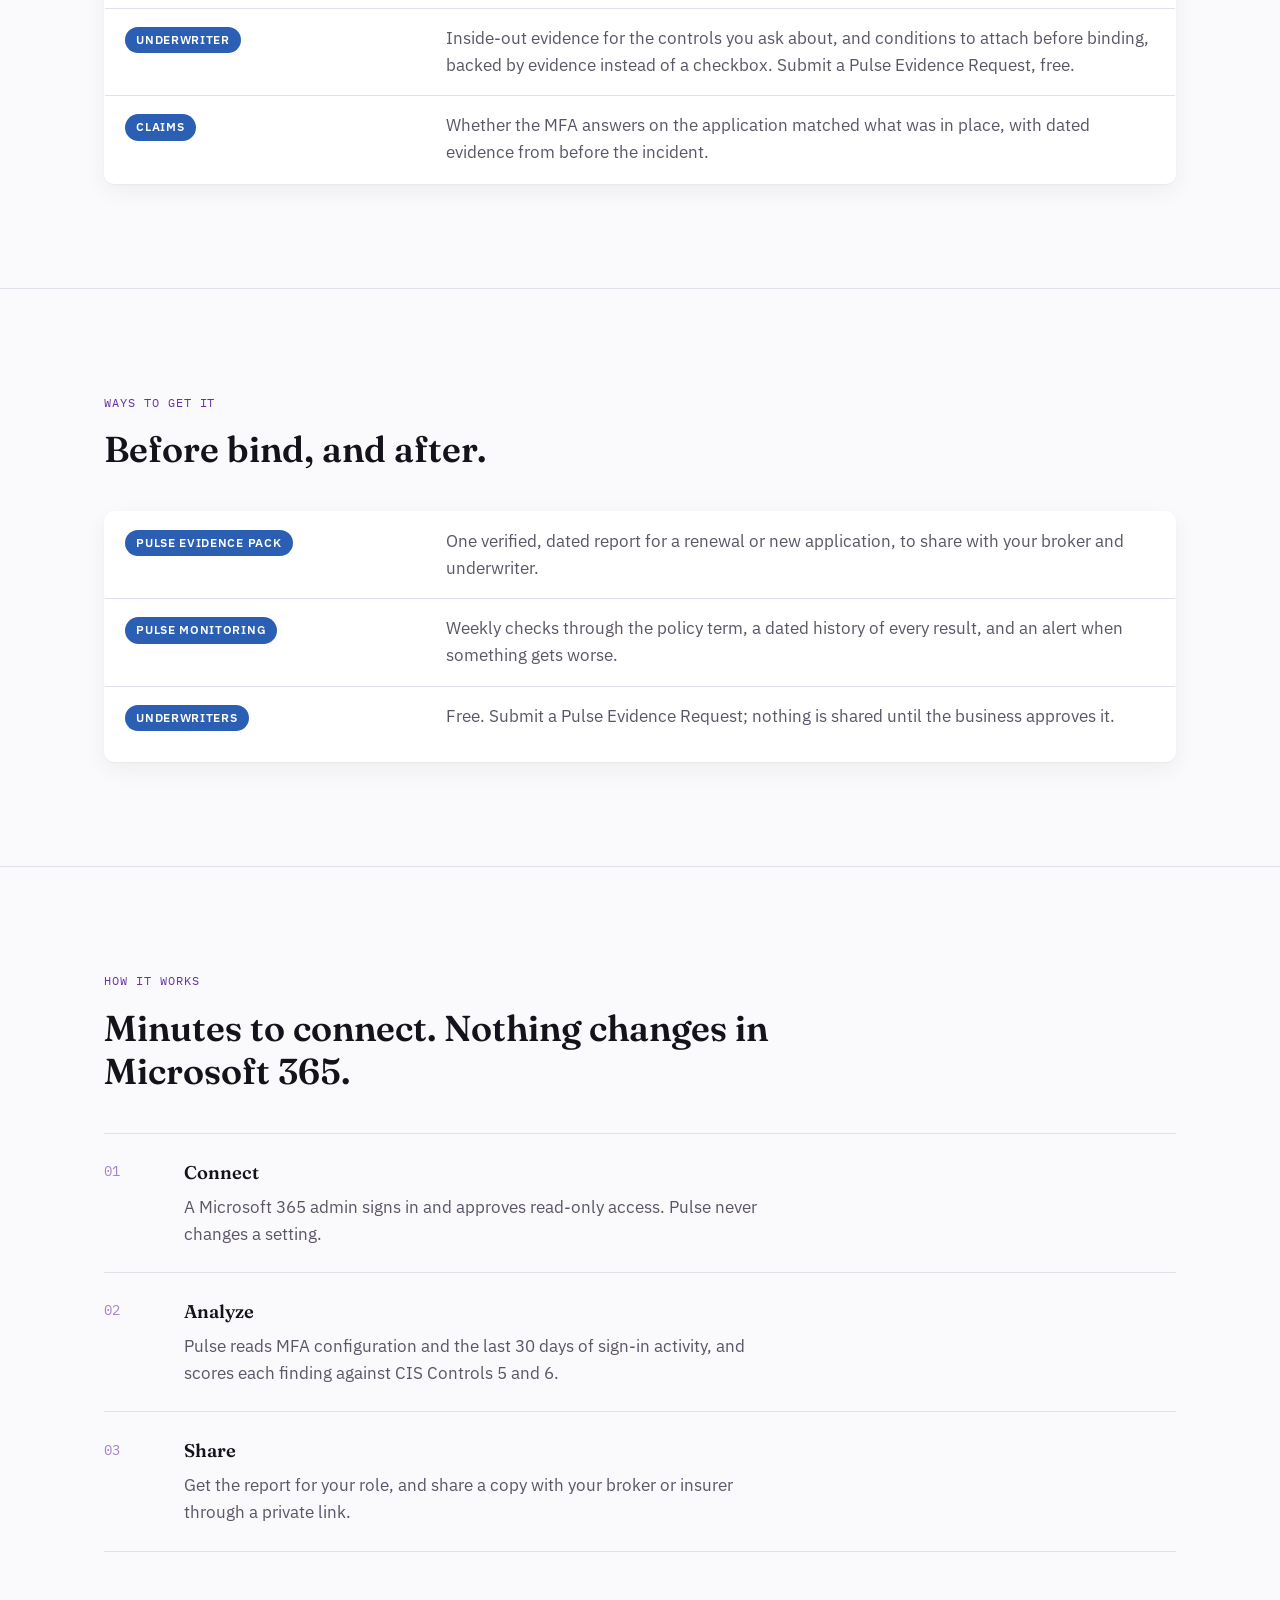
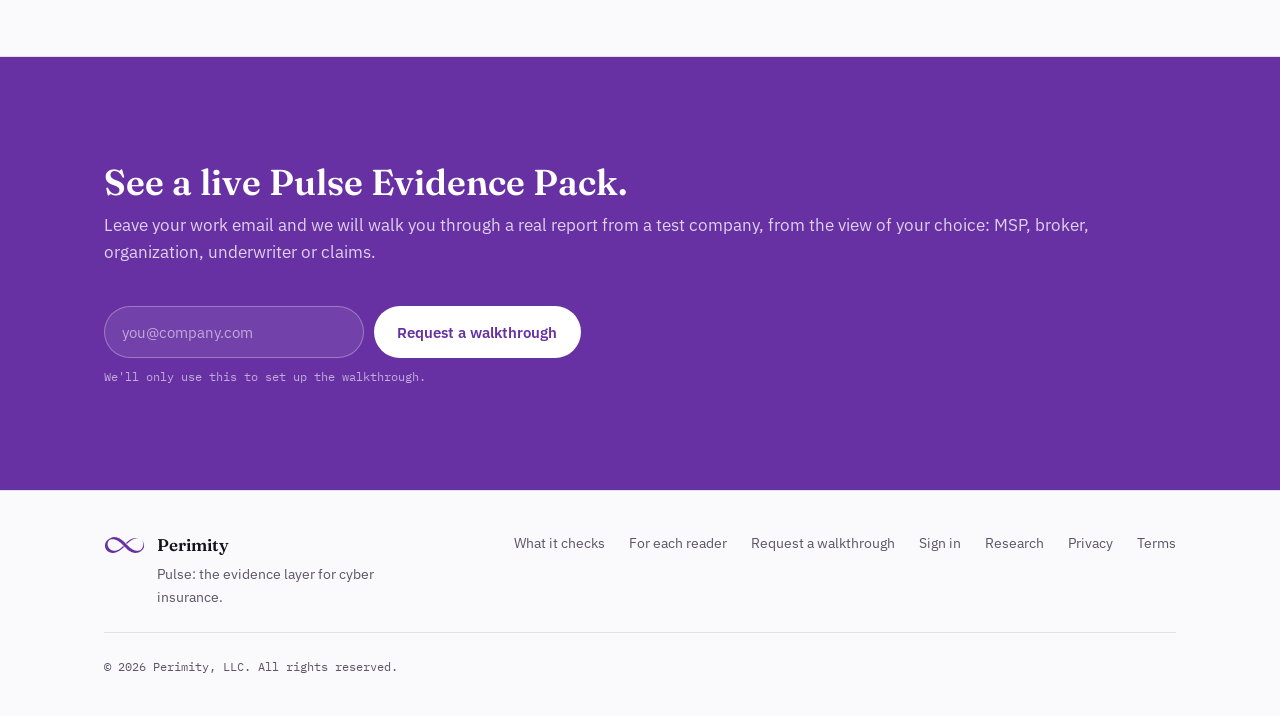
<file: pulse/mfa-analysis/index.html>
<!DOCTYPE html>
<html lang="en">
<head>
  <meta charset="UTF-8">
  <meta name="viewport" content="width=device-width, initial-scale=1.0">
  <title>Pulse Evidence Pack — Verified MFA evidence for cyber insurance</title>
  <meta name="description" content="Pulse Evidence Pack: the MFA analysis insurers ask for after a breach, before it. Read-only from Microsoft 365: registration, enforcement, named exclusions, privileged access, third-party access and real sign-ins.">

  <link rel="icon" type="image/svg+xml" href="../../assets/favicon.svg">

  <link rel="preconnect" href="https://fonts.googleapis.com">
  <link rel="preconnect" href="https://fonts.gstatic.com" crossorigin>
  <link href="https://fonts.googleapis.com/css2?family=Fraunces:opsz,wght,ital@9..144,300,600;9..144,300,1&family=IBM+Plex+Sans:wght@400;500;600&family=IBM+Plex+Mono:wght@500&display=swap" rel="stylesheet">

  <link rel="stylesheet" href="../styles.css">
</head>
<body>

  <a class="skip-link" href="#main">Skip to content</a>

  <header class="site-header">
    <div class="wrap header-row">
      <a class="brand" href="../../">
        <img class="brand-mark" src="../../assets/perimity-mark.svg" alt="" width="48" height="20">
        <span class="brand-name">Perimity</span>
      </a>

      <nav class="site-nav" aria-label="Primary">
        <a href="#what-it-checks">What it checks</a>
        <a href="#for-each-reader">For each reader</a>
      </nav>

      <div class="header-actions">
        <a class="sign-in-link" href="https://pulse.perimity.io">Sign in</a>
        <a class="btn btn-primary btn-small" href="#request-access"><span class="hide-sm">Request a </span>walkthrough</a>
      </div>
    </div>
  </header>

  <main id="main">

    <section class="hero" id="top">
      <div class="wrap hero-inner">
        <p class="eyebrow">Pulse Evidence Pack &middot; MFA &middot; for cyber insurance &middot; Live</p>
        <h1 class="hero-title">
          The MFA analysis insurers ask for after a breach. <em>Before</em> it.
        </h1>
        <p class="hero-sub">
          After an incident, one of the first things an insurer asks for is an MFA analysis.
          Pulse runs it before the policy is bound, read-only from Microsoft 365, and keeps
          running it through the term. Outside-in scans can't see MFA; Pulse reads it inside-out,
          from the system itself, not from someone who wants a &ldquo;Yes.&rdquo;
        </p>
        <div class="hero-actions">
          <a class="btn btn-primary" href="#request-access">Request a walkthrough</a>
          <a class="btn btn-ghost" href="#what-it-checks">See what it checks</a>
        </div>
      </div>
    </section>

    <section class="modules" id="what-it-checks">
      <div class="wrap">
        <p class="eyebrow">What it checks</p>
        <h2 class="section-title">Seven questions behind one &ldquo;Yes.&rdquo;</h2>
        <p class="modules-intro">The application asks whether MFA is enforced. The MFA section of the evidence pack answers the questions an underwriter would ask before binding, and a claims team would ask after an incident.</p>
        <div class="yes-table-wrap checks-table">
          <table class="yes-table">
            <thead>
              <tr><th scope="col">The question</th><th scope="col">What Pulse verifies</th><th scope="col">Verified answer</th><th scope="col">Insurance impact</th></tr>
            </thead>
            <tbody>
            <tr>
              <th scope="row"><span class="chk-q">Is everyone enrolled?</span><span class="chk-name">Registration</span></th>
              <td data-label="What Pulse verifies">Which users have MFA set up, and which methods they use, from phishing-resistant keys to text messages.</td>
              <td data-label="Verified answer" class="yes-find">4 of 25 users have no MFA method registered.</td>
              <td data-label="Insurance impact" class="ins-impact">Likely subjectivity: enroll the remaining users before binding.</td>
            </tr>
            <tr>
              <th scope="row"><span class="chk-q">Is it actually required?</span><span class="chk-name">Enforcement</span></th>
              <td data-label="What Pulse verifies">Whether a policy requires MFA for each user, or whether it only exists on paper.</td>
              <td data-label="Verified answer" class="yes-find">MFA policy is in report-only mode, so it is not enforced.</td>
              <td data-label="Insurance impact" class="ins-impact">A &ldquo;Yes&rdquo; on the application would be inaccurate, a misrepresentation risk at claim time.</td>
            </tr>
            <tr>
              <th scope="row"><span class="chk-q">Who is left out?</span><span class="chk-name">Named exclusions</span></th>
              <td data-label="What Pulse verifies">Every account excluded from MFA, by name, and the policy that excludes it.</td>
              <td data-label="Verified answer" class="yes-find">3 accounts excluded, including an admin.</td>
              <td data-label="Insurance impact" class="ins-impact">Likely subjectivity: list each exclusion and explain why it is needed.</td>
            </tr>
            <tr>
              <th scope="row"><span class="chk-q">Are admins protected?</span><span class="chk-name">Privileged access</span></th>
              <td data-label="What Pulse verifies">How many Global Admins there are, whether each is covered, and with what method.</td>
              <td data-label="Verified answer" class="yes-find">9 permanent Global Admins, 2 using text-message codes.</td>
              <td data-label="Insurance impact" class="ins-impact">Admin MFA is a common condition of coverage; text-message codes may be questioned.</td>
            </tr>
            <tr>
              <th scope="row"><span class="chk-q">Did MFA really happen?</span><span class="chk-name">Real sign-ins</span></th>
              <td data-label="What Pulse verifies">Who signed in with a password alone in the last 30 days, not just what the settings say.</td>
              <td data-label="Verified answer" class="yes-find">6 users signed in with a password alone last month.</td>
              <td data-label="Insurance impact" class="ins-impact">Shows MFA happened in practice, the first thing checked after an incident.</td>
            </tr>
            <tr>
              <th scope="row"><span class="chk-q">Is there a way around it?</span><span class="chk-name">Legacy sign-in</span></th>
              <td data-label="What Pulse verifies">Whether old protocols that skip MFA are blocked, and whether anyone still uses them.</td>
              <td data-label="Verified answer" class="yes-find">Legacy sign-in allowed; 1 mailbox still uses it.</td>
              <td data-label="Insurance impact" class="ins-impact">A way around MFA that can undermine a &ldquo;Yes&rdquo; when a claim is reviewed.</td>
            </tr>
                        <tr>
              <th scope="row"><span class="chk-q">Who outside the company can get in?</span><span class="chk-name">Third-party access</span></th>
              <td data-label="What Pulse verifies">Whether guests and vendor accounts are covered by MFA, whether the organization trusts other companies' MFA, and which apps hold standing access that never uses MFA.</td>
              <td data-label="Verified answer" class="yes-find">A vendor guest account with no MFA; 2 apps can read every mailbox.</td>
              <td data-label="Insurance impact" class="ins-impact">Vendor and app access is a common breach path underwriters ask about.</td>
            </tr>
            </tbody>
          </table>
        </div>
        <p class="yes-note">Illustrative example based on common findings, not a real client.</p>
        <div class="license-note">
          <strong>Works best with Microsoft 365 Business Premium.</strong>
          Registration and sign-in evidence need Entra ID P1, which Business Premium includes. Without it, Pulse reports what it can verify and marks the rest &ldquo;not assessable,&rdquo; never as a fail.
        </div>
      </div>
    </section>

    <section class="quote-section">
      <div class="wrap quote-wrap quote-wrap-two">
        <p class="eyebrow quote-eyebrow">From the field</p>
        <div class="field-quotes">
          <figure class="field-quote">
            <blockquote class="pull-quote">"<em>Occasionally,</em> an applicant says they have MFA on all their devices, and at the time of the claim we find out some of them didn't. That can lead to misrepresentation, and sometimes a <em>denial of coverage.</em>"</blockquote>
            <figcaption class="quote-attribution">Emmanuel Tunda &mdash; Cyber Claims Professional</figcaption>
          </figure>
          <figure class="field-quote">
            <blockquote class="pull-quote">"It's less <em>'do you have MFA?'</em> and more <em>'prove your MFA is working and monitored.'</em>"</blockquote>
            <figcaption class="quote-attribution">Gene Magerr &mdash; Healthcare CISO</figcaption>
          </figure>
        </div>
      </div>
    </section>

    <section class="audience" id="for-each-reader">
      <div class="wrap">
        <p class="eyebrow">For each reader</p>
        <h2 class="section-title">Same findings. What they mean for you.</h2>
        <p class="modules-intro">Every report includes the likely underwriter subjectivities: what a carrier may ask the business to fix or confirm before offering terms. Each version shows what that means for the person reading it.</p>
        <table class="reader-table">
          <tbody>
            <tr><th scope="row"><span class="aud-pill">MSP</span></th><td>Renewal Readiness: a fix list your engineers can work through for each client, and the evidence pack to hand each client before their policy renews. Your client owns the answers; you keep a dated record of what was on, what was off, and that they were told.</td></tr>
            <tr><th scope="row"><span class="aud-pill">Broker</span></th><td>What could slow or block the placement, and what to fix before you submit.</td></tr>
            <tr><th scope="row"><span class="aud-pill">Organization</span></th><td>What to fix to get or keep coverage, before a wrong &ldquo;Yes&rdquo; reduces or voids a claim.</td></tr>
            <tr><th scope="row"><span class="aud-pill">Underwriter</span></th><td>Inside-out evidence for the controls you ask about, and conditions to attach before binding, backed by evidence instead of a checkbox. Submit a Pulse Evidence Request, free.</td></tr>
            <tr><th scope="row"><span class="aud-pill">Claims</span></th><td>Whether the MFA answers on the application matched what was in place, with dated evidence from before the incident.</td></tr>
          </tbody>
        </table>
      </div>
    </section>

    <section class="audience" id="plans">
      <div class="wrap">
        <p class="eyebrow">Ways to get it</p>
        <h2 class="section-title">Before bind, and after.</h2>
        <table class="reader-table">
          <tbody>
            <tr><th scope="row"><span class="aud-pill">Pulse Evidence Pack</span></th><td>One verified, dated report for a renewal or new application, to share with your broker and underwriter.</td></tr>
            <tr><th scope="row"><span class="aud-pill">Pulse Monitoring</span></th><td>Weekly checks through the policy term, a dated history of every result, and an alert when something gets worse.</td></tr>
            <tr><th scope="row"><span class="aud-pill">Underwriters</span></th><td>Free. Submit a Pulse Evidence Request; nothing is shared until the business approves it.</td></tr>
          </tbody>
        </table>
      </div>
    </section>

    <section class="pipeline" id="how-it-works">
      <div class="wrap">
        <p class="eyebrow">How it works</p>
        <h2 class="section-title">Minutes to connect. Nothing changes in Microsoft 365.</h2>
        <ol class="pipeline-list">
          <li class="pipeline-step"><span class="pipeline-index">01</span><div><h3>Connect</h3><p>A Microsoft 365 admin signs in and approves read-only access. Pulse never changes a setting.</p></div></li>
          <li class="pipeline-step"><span class="pipeline-index">02</span><div><h3>Analyze</h3><p>Pulse reads MFA configuration and the last 30 days of sign-in activity, and scores each finding against CIS Controls 5 and 6.</p></div></li>
          <li class="pipeline-step"><span class="pipeline-index">03</span><div><h3>Share</h3><p>Get the report for your role, and share a copy with your broker or insurer through a private link.</p></div></li>
        </ol>
      </div>
    </section>

    <section class="cta-band" id="request-access">
      <div class="wrap cta-inner">
        <div class="cta-copy">
          <h2 class="section-title">See a live Pulse Evidence Pack.</h2>
          <p>Leave your work email and we will walk you through a real report from a test company, from the view of your choice: MSP, broker, organization, underwriter or claims.</p>
        </div>
        <div class="cta-form-wrap">
          <form class="cta-form" id="access-form">
            <label class="visually-hidden" for="email">Work email</label>
            <input id="email" name="email" type="email" placeholder="you@company.com" autocomplete="email" required>
            <button class="btn btn-primary" type="submit">Request a walkthrough</button>
          </form>
          <p class="cta-note">We'll only use this to set up the walkthrough.</p>
        </div>
      </div>
    </section>

  </main>

  <footer class="site-footer">
    <div class="wrap footer-row">
      <div class="footer-brand">
        <img class="brand-mark" src="../../assets/perimity-mark.svg" alt="" width="40" height="17">
        <div>
          <p class="footer-name">Perimity</p>
          <p class="footer-tagline">Pulse: the evidence layer for cyber insurance.</p>
        </div>
      </div>
      <nav class="footer-nav" aria-label="Footer">
        <a href="#what-it-checks">What it checks</a>
        <a href="#for-each-reader">For each reader</a>
        <a href="#request-access">Request a walkthrough</a>
        <a href="https://pulse.perimity.io">Sign in</a>
        <a href="../../research/">Research</a>
        <a href="../../privacy/">Privacy</a>
        <a href="../../terms/">Terms</a>
      </nav>
    </div>
    <div class="wrap">
      <p class="footer-copy">&copy; <span id="year">2026</span> Perimity, LLC. All rights reserved.</p>
    </div>
  </footer>

  <script src="../script.js"></script>
</body>
</html>
</file>
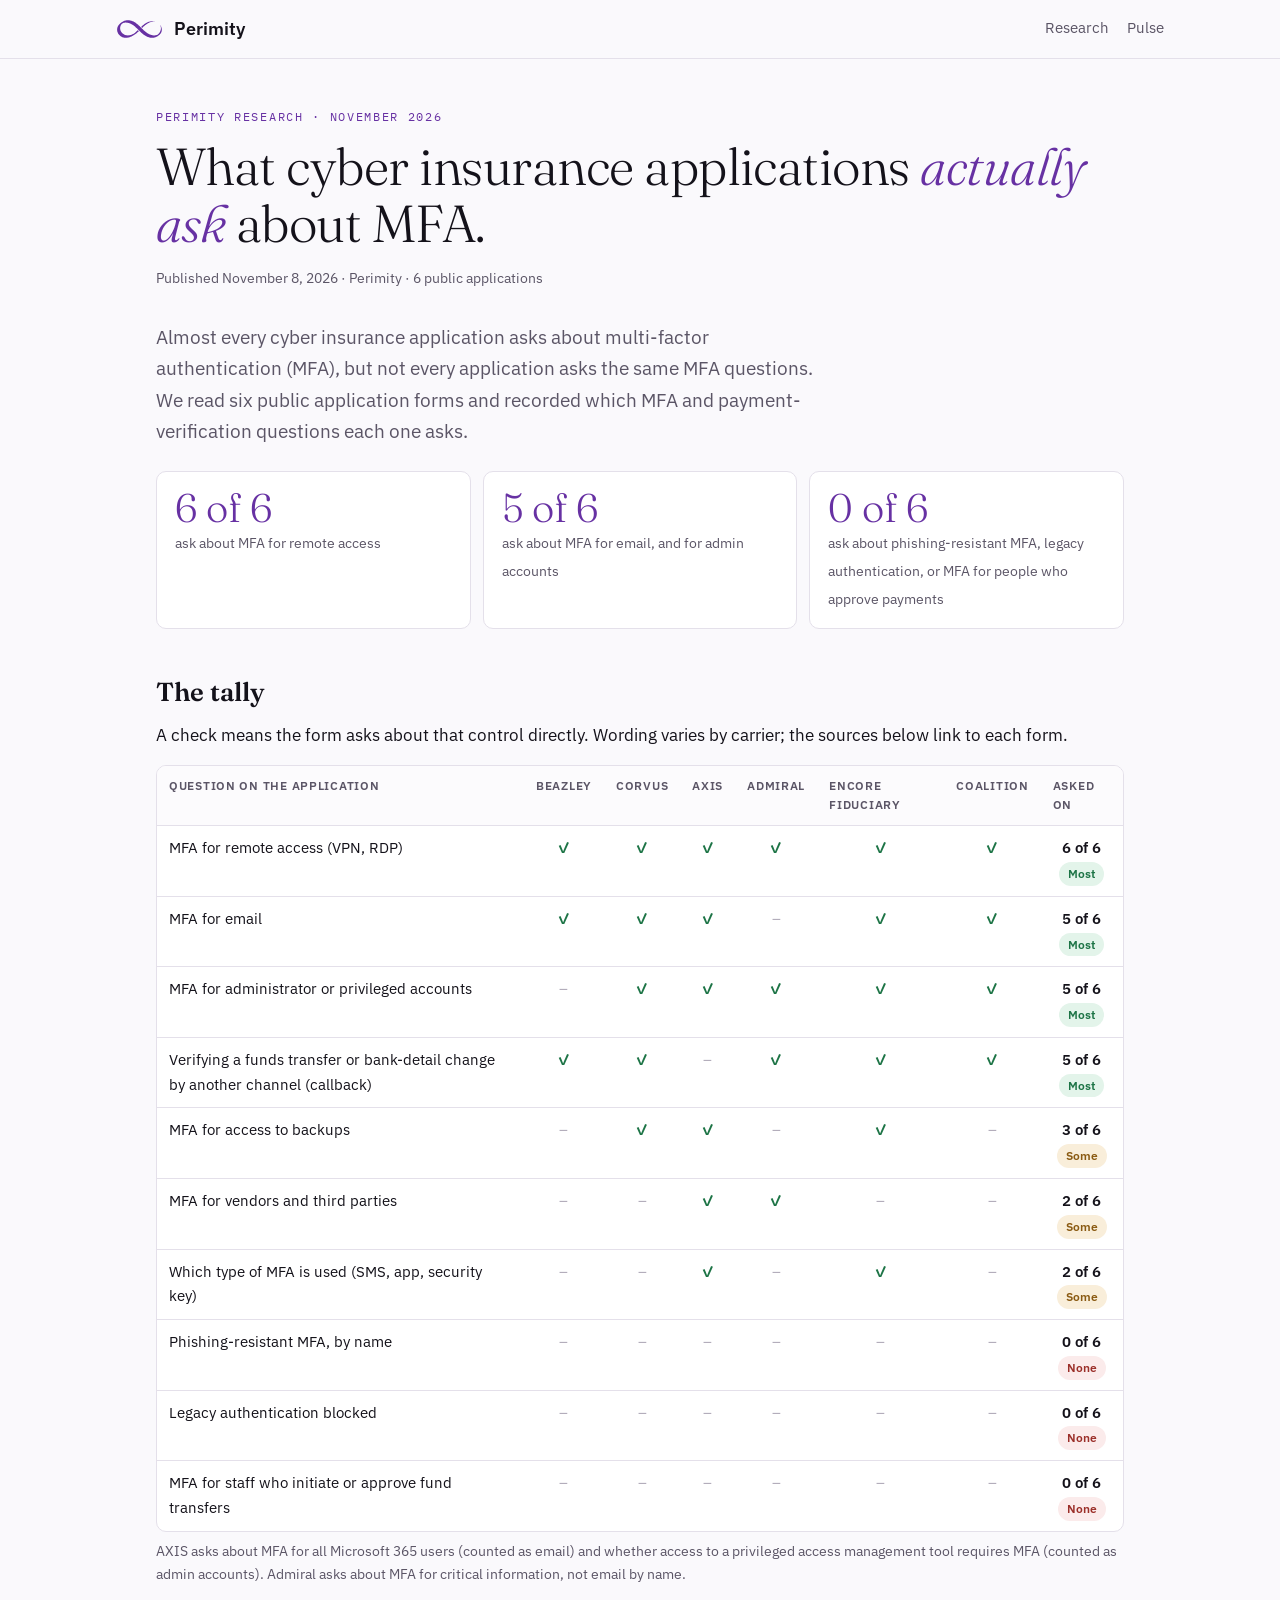
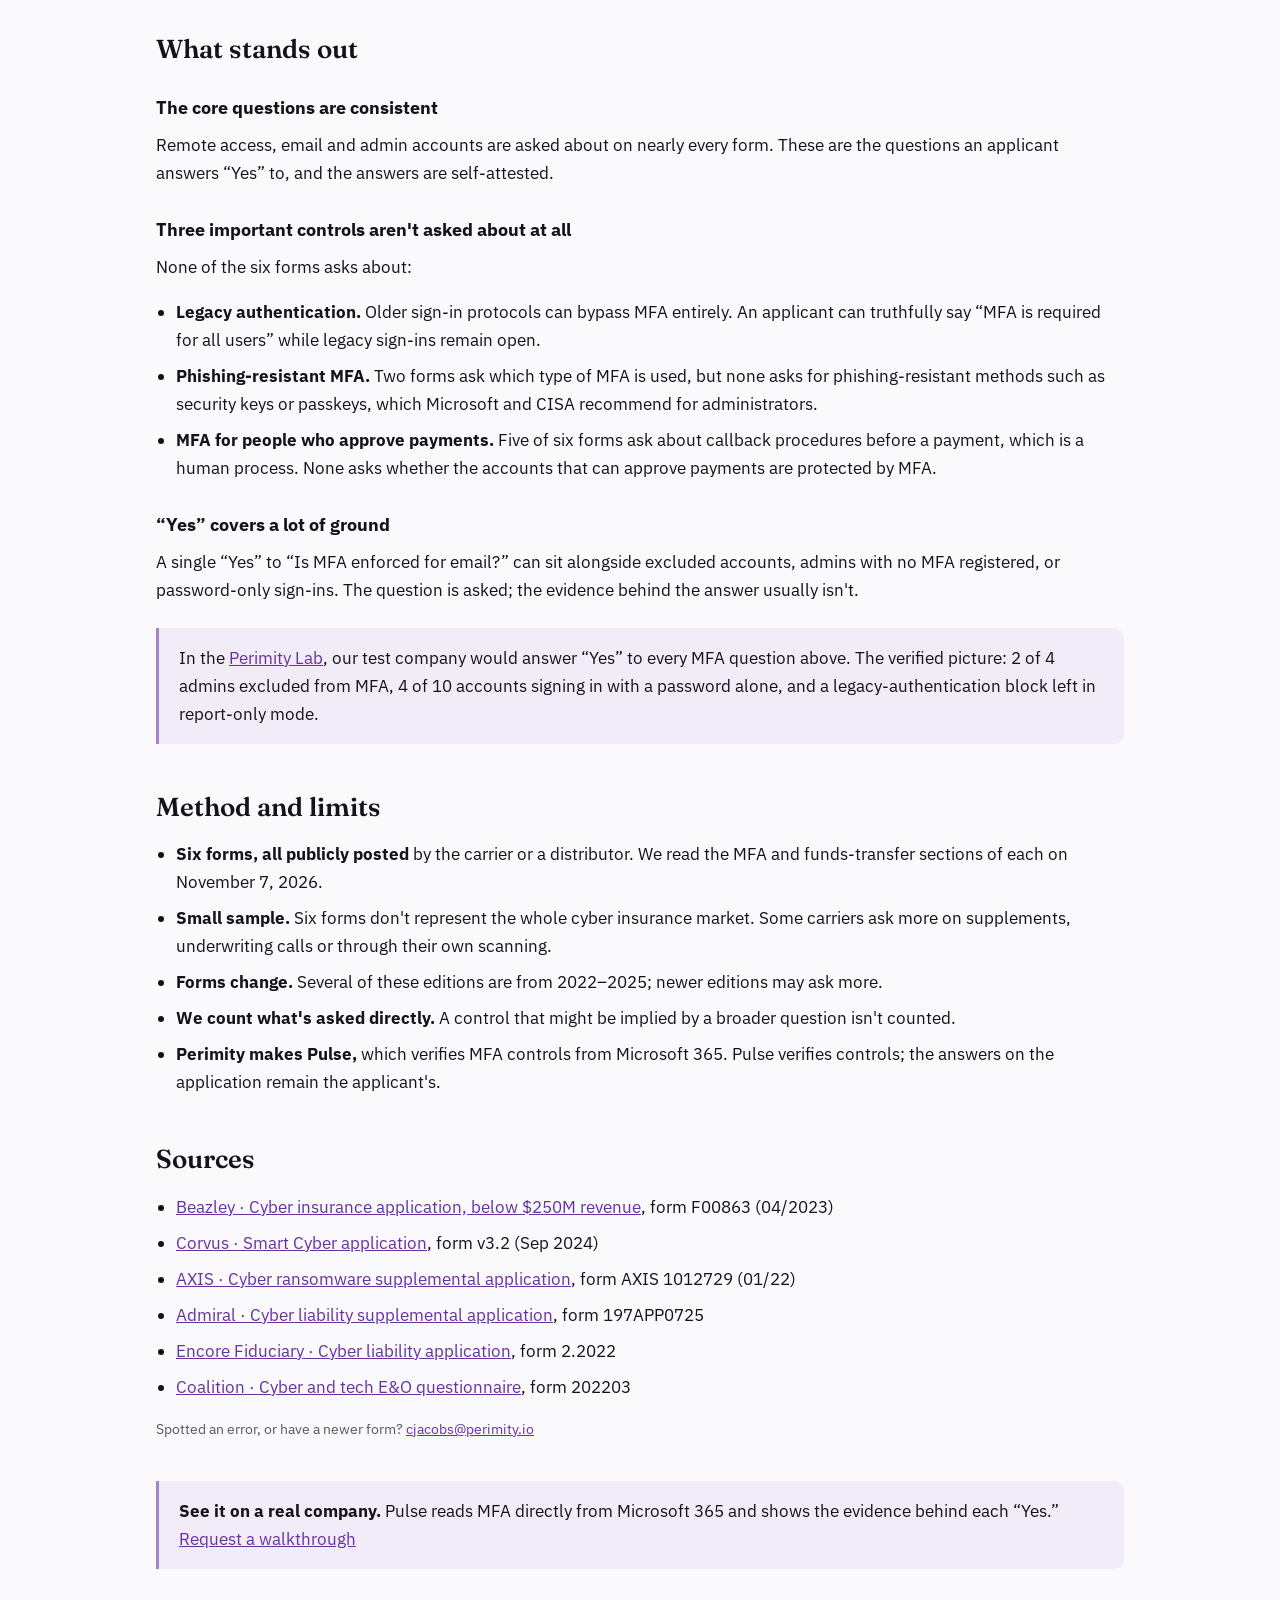
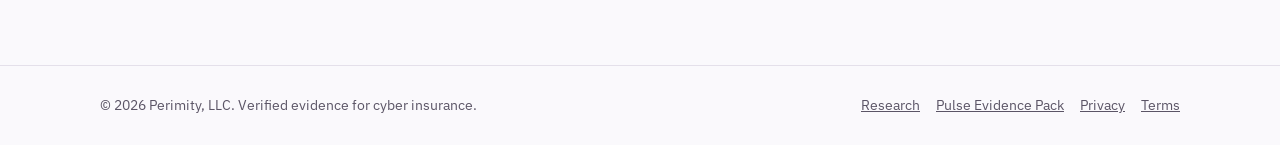
<file: research/mfa-application-questions/index.html>
<!DOCTYPE html>
<html lang="en">
<head>
<meta charset="UTF-8">
<meta name="viewport" content="width=device-width, initial-scale=1.0">
<title>What cyber insurance applications actually ask about MFA | Perimity Research</title>
<meta name="description" content="We read the MFA questions on six public cyber insurance applications. All six ask about MFA for remote access; none asks about phishing-resistant MFA, legacy authentication, or MFA for people who approve payments.">
<link rel="canonical" href="https://perimity.io/research/mfa-application-questions/">
<meta property="og:title" content="What cyber insurance applications actually ask about MFA | Perimity Research">
<meta property="og:description" content="We read the MFA questions on six public cyber insurance applications. All six ask about MFA for remote access; none asks about phishing-resistant MFA, legacy authentication, or MFA for people who approve payments.">
<meta property="og:type" content="article">
<meta property="og:url" content="https://perimity.io/research/mfa-application-questions/">
<link rel="icon" type="image/svg+xml" href="../../assets/favicon.svg">
<link rel="preconnect" href="https://fonts.googleapis.com"><link rel="preconnect" href="https://fonts.gstatic.com" crossorigin><link href="https://fonts.googleapis.com/css2?family=Fraunces:opsz,wght@9..144,300;9..144,600&family=IBM+Plex+Sans:wght@400;600&family=IBM+Plex+Mono:wght@500&display=swap" rel="stylesheet">
<link rel="stylesheet" href="../../research/research.css">
<script type="application/ld+json">
{
 "@context": "https://schema.org",
 "@type": "Article",
 "headline": "What cyber insurance applications actually ask about MFA",
 "datePublished": "2026-11-08",
 "author": {
  "@type": "Organization",
  "name": "Perimity, LLC",
  "url": "https://perimity.io/",
  "description": "Perimity builds Pulse, which reads MFA evidence directly from a company's Microsoft 365 so cyber insurance underwriters, brokers and MSPs can see what “Yes” on the application actually means."
 },
 "publisher": {
  "@type": "Organization",
  "name": "Perimity, LLC",
  "url": "https://perimity.io/",
  "description": "Perimity builds Pulse, which reads MFA evidence directly from a company's Microsoft 365 so cyber insurance underwriters, brokers and MSPs can see what “Yes” on the application actually means."
 },
 "mainEntityOfPage": "https://perimity.io/research/mfa-application-questions/",
 "about": [
  "Cyber insurance",
  "Multi-factor authentication",
  "Cyber insurance applications"
 ],
 "citation": [
  "https://www.beazley.com/globalassets/product-documents/application/beazley_cyber_insurance_application_below_250m.pdf",
  "https://www.corvusinsurance.com/broker-hub/broker/corvus-smart-cyber-application.pdf",
  "https://www.axiscapital.com/docs/default-source/default-document-library/axis-1012729-0122.pdf",
  "https://www.admiralins.com/wp-content/uploads/dlm_uploads/2025/07/cyber-supplemental-application-197APP0725.pdf",
  "https://encorefiduciary.com/wp-content/uploads/2024/01/Cyber-Application%E2%80%93Encore-Fiduciary-1.17v1.pdf",
  "https://www.calsurance.com/api/ManagedFile/4193/file/Coalition-Cyber-and-Tech-Errors-Omissions-Questionnaire-2022.pdf"
 ]
}
</script>
</head>
<body>
<a class="skip" href="#main">Skip to content</a>
<header class="site"><div class="bar">
<a class="brand" href="../../"><img src="../../assets/perimity-mark.svg" alt="" width="48" height="20">Perimity</a>
<nav class="top" aria-label="Primary"><a href="../../research/">Research</a><a href="../../pulse/mfa-analysis/">Pulse</a></nav>
</div></header>
<main id="main" class="wide">
<p class="eyebrow">Perimity Research &middot; November 2026</p>
<h1>What cyber insurance applications <em>actually ask</em> about MFA.</h1>
<p class="meta">Published November 8, 2026 &middot; Perimity &middot; 6 public applications</p>
<p class="lede">Almost every cyber insurance application asks about multi-factor authentication (MFA), but not every application asks the same MFA questions. We read six public application forms and recorded which MFA and payment-verification questions each one asks.</p>
<div class="key">
<div class="stat"><b>6 of 6</b><span>ask about MFA for remote access</span></div>
<div class="stat"><b>5 of 6</b><span>ask about MFA for email, and for admin accounts</span></div>
<div class="stat"><b>0 of 6</b><span>ask about phishing-resistant MFA, legacy authentication, or MFA for people who approve payments</span></div>
</div>
<h2>The tally</h2>
<p>A check means the form asks about that control directly. Wording varies by carrier; the sources below link to each form.</p>
<div class="tablewrap"><table>
<thead><tr><th>Question on the application</th><th class="c">Beazley</th><th class="c">Corvus</th><th class="c">AXIS</th><th class="c">Admiral</th><th class="c">Encore Fiduciary</th><th class="c">Coalition</th><th class="c">Asked on</th></tr></thead>
<tbody><tr><td>MFA for remote access (VPN, RDP)</td><td class="c"><span class=y aria-label=Asked>&#10003;</span></td><td class="c"><span class=y aria-label=Asked>&#10003;</span></td><td class="c"><span class=y aria-label=Asked>&#10003;</span></td><td class="c"><span class=y aria-label=Asked>&#10003;</span></td><td class="c"><span class=y aria-label=Asked>&#10003;</span></td><td class="c"><span class=y aria-label=Asked>&#10003;</span></td><td class="c"><span class="count">6 of 6</span><br><span class="pill common">Most</span></td></tr><tr><td>MFA for email</td><td class="c"><span class=y aria-label=Asked>&#10003;</span></td><td class="c"><span class=y aria-label=Asked>&#10003;</span></td><td class="c"><span class=y aria-label=Asked>&#10003;</span></td><td class="c"><span class=n aria-label='Not asked'>&ndash;</span></td><td class="c"><span class=y aria-label=Asked>&#10003;</span></td><td class="c"><span class=y aria-label=Asked>&#10003;</span></td><td class="c"><span class="count">5 of 6</span><br><span class="pill common">Most</span></td></tr><tr><td>MFA for administrator or privileged accounts</td><td class="c"><span class=n aria-label='Not asked'>&ndash;</span></td><td class="c"><span class=y aria-label=Asked>&#10003;</span></td><td class="c"><span class=y aria-label=Asked>&#10003;</span></td><td class="c"><span class=y aria-label=Asked>&#10003;</span></td><td class="c"><span class=y aria-label=Asked>&#10003;</span></td><td class="c"><span class=y aria-label=Asked>&#10003;</span></td><td class="c"><span class="count">5 of 6</span><br><span class="pill common">Most</span></td></tr><tr><td>Verifying a funds transfer or bank-detail change by another channel (callback)</td><td class="c"><span class=y aria-label=Asked>&#10003;</span></td><td class="c"><span class=y aria-label=Asked>&#10003;</span></td><td class="c"><span class=n aria-label='Not asked'>&ndash;</span></td><td class="c"><span class=y aria-label=Asked>&#10003;</span></td><td class="c"><span class=y aria-label=Asked>&#10003;</span></td><td class="c"><span class=y aria-label=Asked>&#10003;</span></td><td class="c"><span class="count">5 of 6</span><br><span class="pill common">Most</span></td></tr><tr><td>MFA for access to backups</td><td class="c"><span class=n aria-label='Not asked'>&ndash;</span></td><td class="c"><span class=y aria-label=Asked>&#10003;</span></td><td class="c"><span class=y aria-label=Asked>&#10003;</span></td><td class="c"><span class=n aria-label='Not asked'>&ndash;</span></td><td class="c"><span class=y aria-label=Asked>&#10003;</span></td><td class="c"><span class=n aria-label='Not asked'>&ndash;</span></td><td class="c"><span class="count">3 of 6</span><br><span class="pill some">Some</span></td></tr><tr><td>MFA for vendors and third parties</td><td class="c"><span class=n aria-label='Not asked'>&ndash;</span></td><td class="c"><span class=n aria-label='Not asked'>&ndash;</span></td><td class="c"><span class=y aria-label=Asked>&#10003;</span></td><td class="c"><span class=y aria-label=Asked>&#10003;</span></td><td class="c"><span class=n aria-label='Not asked'>&ndash;</span></td><td class="c"><span class=n aria-label='Not asked'>&ndash;</span></td><td class="c"><span class="count">2 of 6</span><br><span class="pill some">Some</span></td></tr><tr><td>Which type of MFA is used (SMS, app, security key)</td><td class="c"><span class=n aria-label='Not asked'>&ndash;</span></td><td class="c"><span class=n aria-label='Not asked'>&ndash;</span></td><td class="c"><span class=y aria-label=Asked>&#10003;</span></td><td class="c"><span class=n aria-label='Not asked'>&ndash;</span></td><td class="c"><span class=y aria-label=Asked>&#10003;</span></td><td class="c"><span class=n aria-label='Not asked'>&ndash;</span></td><td class="c"><span class="count">2 of 6</span><br><span class="pill some">Some</span></td></tr><tr><td>Phishing-resistant MFA, by name</td><td class="c"><span class=n aria-label='Not asked'>&ndash;</span></td><td class="c"><span class=n aria-label='Not asked'>&ndash;</span></td><td class="c"><span class=n aria-label='Not asked'>&ndash;</span></td><td class="c"><span class=n aria-label='Not asked'>&ndash;</span></td><td class="c"><span class=n aria-label='Not asked'>&ndash;</span></td><td class="c"><span class=n aria-label='Not asked'>&ndash;</span></td><td class="c"><span class="count">0 of 6</span><br><span class="pill none">None</span></td></tr><tr><td>Legacy authentication blocked</td><td class="c"><span class=n aria-label='Not asked'>&ndash;</span></td><td class="c"><span class=n aria-label='Not asked'>&ndash;</span></td><td class="c"><span class=n aria-label='Not asked'>&ndash;</span></td><td class="c"><span class=n aria-label='Not asked'>&ndash;</span></td><td class="c"><span class=n aria-label='Not asked'>&ndash;</span></td><td class="c"><span class=n aria-label='Not asked'>&ndash;</span></td><td class="c"><span class="count">0 of 6</span><br><span class="pill none">None</span></td></tr><tr><td>MFA for staff who initiate or approve fund transfers</td><td class="c"><span class=n aria-label='Not asked'>&ndash;</span></td><td class="c"><span class=n aria-label='Not asked'>&ndash;</span></td><td class="c"><span class=n aria-label='Not asked'>&ndash;</span></td><td class="c"><span class=n aria-label='Not asked'>&ndash;</span></td><td class="c"><span class=n aria-label='Not asked'>&ndash;</span></td><td class="c"><span class=n aria-label='Not asked'>&ndash;</span></td><td class="c"><span class="count">0 of 6</span><br><span class="pill none">None</span></td></tr></tbody>
</table></div>
<p class="small">AXIS asks about MFA for all Microsoft 365 users (counted as email) and whether access to a privileged access management tool requires MFA (counted as admin accounts). Admiral asks about MFA for critical information, not email by name.</p>

<h2>What stands out</h2>
<h3>The core questions are consistent</h3>
<p>Remote access, email and admin accounts are asked about on nearly every form. These are the questions an applicant answers &ldquo;Yes&rdquo; to, and the answers are self-attested.</p>
<h3>Three important controls aren't asked about at all</h3>
<p>None of the six forms asks about:</p>
<ul class="plain">
<li><b>Legacy authentication.</b> Older sign-in protocols can bypass MFA entirely. An applicant can truthfully say &ldquo;MFA is required for all users&rdquo; while legacy sign-ins remain open.</li>
<li><b>Phishing-resistant MFA.</b> Two forms ask which type of MFA is used, but none asks for phishing-resistant methods such as security keys or passkeys, which Microsoft and CISA recommend for administrators.</li>
<li><b>MFA for people who approve payments.</b> Five of six forms ask about callback procedures before a payment, which is a human process. None asks whether the accounts that can approve payments are protected by MFA.</li>
</ul>
<h3>&ldquo;Yes&rdquo; covers a lot of ground</h3>
<p>A single &ldquo;Yes&rdquo; to &ldquo;Is MFA enforced for email?&rdquo; can sit alongside excluded accounts, admins with no MFA registered, or password-only sign-ins. The question is asked; the evidence behind the answer usually isn't.</p>
<div class="callout"><p>In the <a href="../lab/2026-11/">Perimity Lab</a>, our test company would answer &ldquo;Yes&rdquo; to every MFA question above. The verified picture: 2 of 4 admins excluded from MFA, 4 of 10 accounts signing in with a password alone, and a legacy-authentication block left in report-only mode.</p></div>

<h2>Method and limits</h2>
<ul class="plain">
<li><b>Six forms, all publicly posted</b> by the carrier or a distributor. We read the MFA and funds-transfer sections of each on November 7, 2026.</li>
<li><b>Small sample.</b> Six forms don't represent the whole cyber insurance market. Some carriers ask more on supplements, underwriting calls or through their own scanning.</li>
<li><b>Forms change.</b> Several of these editions are from 2022&ndash;2025; newer editions may ask more.</li>
<li><b>We count what's asked directly.</b> A control that might be implied by a broader question isn't counted.</li>
<li><b>Perimity makes Pulse,</b> which verifies MFA controls from Microsoft 365. Pulse verifies controls; the answers on the application remain the applicant's.</li>
</ul>
<h2>Sources</h2>
<ul class="plain"><li><a href="https://www.beazley.com/globalassets/product-documents/application/beazley_cyber_insurance_application_below_250m.pdf" rel="nofollow">Beazley &middot; Cyber insurance application, below $250M revenue</a>, form F00863 (04/2023)</li><li><a href="https://www.corvusinsurance.com/broker-hub/broker/corvus-smart-cyber-application.pdf" rel="nofollow">Corvus &middot; Smart Cyber application</a>, form v3.2 (Sep 2024)</li><li><a href="https://www.axiscapital.com/docs/default-source/default-document-library/axis-1012729-0122.pdf" rel="nofollow">AXIS &middot; Cyber ransomware supplemental application</a>, form AXIS 1012729 (01/22)</li><li><a href="https://www.admiralins.com/wp-content/uploads/dlm_uploads/2025/07/cyber-supplemental-application-197APP0725.pdf" rel="nofollow">Admiral &middot; Cyber liability supplemental application</a>, form 197APP0725</li><li><a href="https://encorefiduciary.com/wp-content/uploads/2024/01/Cyber-Application%E2%80%93Encore-Fiduciary-1.17v1.pdf" rel="nofollow">Encore Fiduciary &middot; Cyber liability application</a>, form 2.2022</li><li><a href="https://www.calsurance.com/api/ManagedFile/4193/file/Coalition-Cyber-and-Tech-Errors-Omissions-Questionnaire-2022.pdf" rel="nofollow">Coalition &middot; Cyber and tech E&amp;O questionnaire</a>, form 202203</li></ul>
<p class="small">Spotted an error, or have a newer form? <a href="mailto:cjacobs@perimity.io">cjacobs@perimity.io</a></p>
<div class="callout" style="margin-top:40px"><p><b>See it on a real company.</b> Pulse reads MFA directly from Microsoft 365 and shows the evidence behind each &ldquo;Yes.&rdquo; <a href="../../pulse/mfa-analysis/#request-access">Request a walkthrough</a></p></div>
</main>
<footer class="site"><div class="bar">
<span>&copy; 2026 Perimity, LLC. Verified evidence for cyber insurance.</span>
<nav aria-label="Footer"><a href="../../research/">Research</a><a href="../../pulse/mfa-analysis/">Pulse Evidence Pack</a><a href="../../privacy/">Privacy</a><a href="../../terms/">Terms</a></nav>
</div></footer>
</body>
</html>
</file>
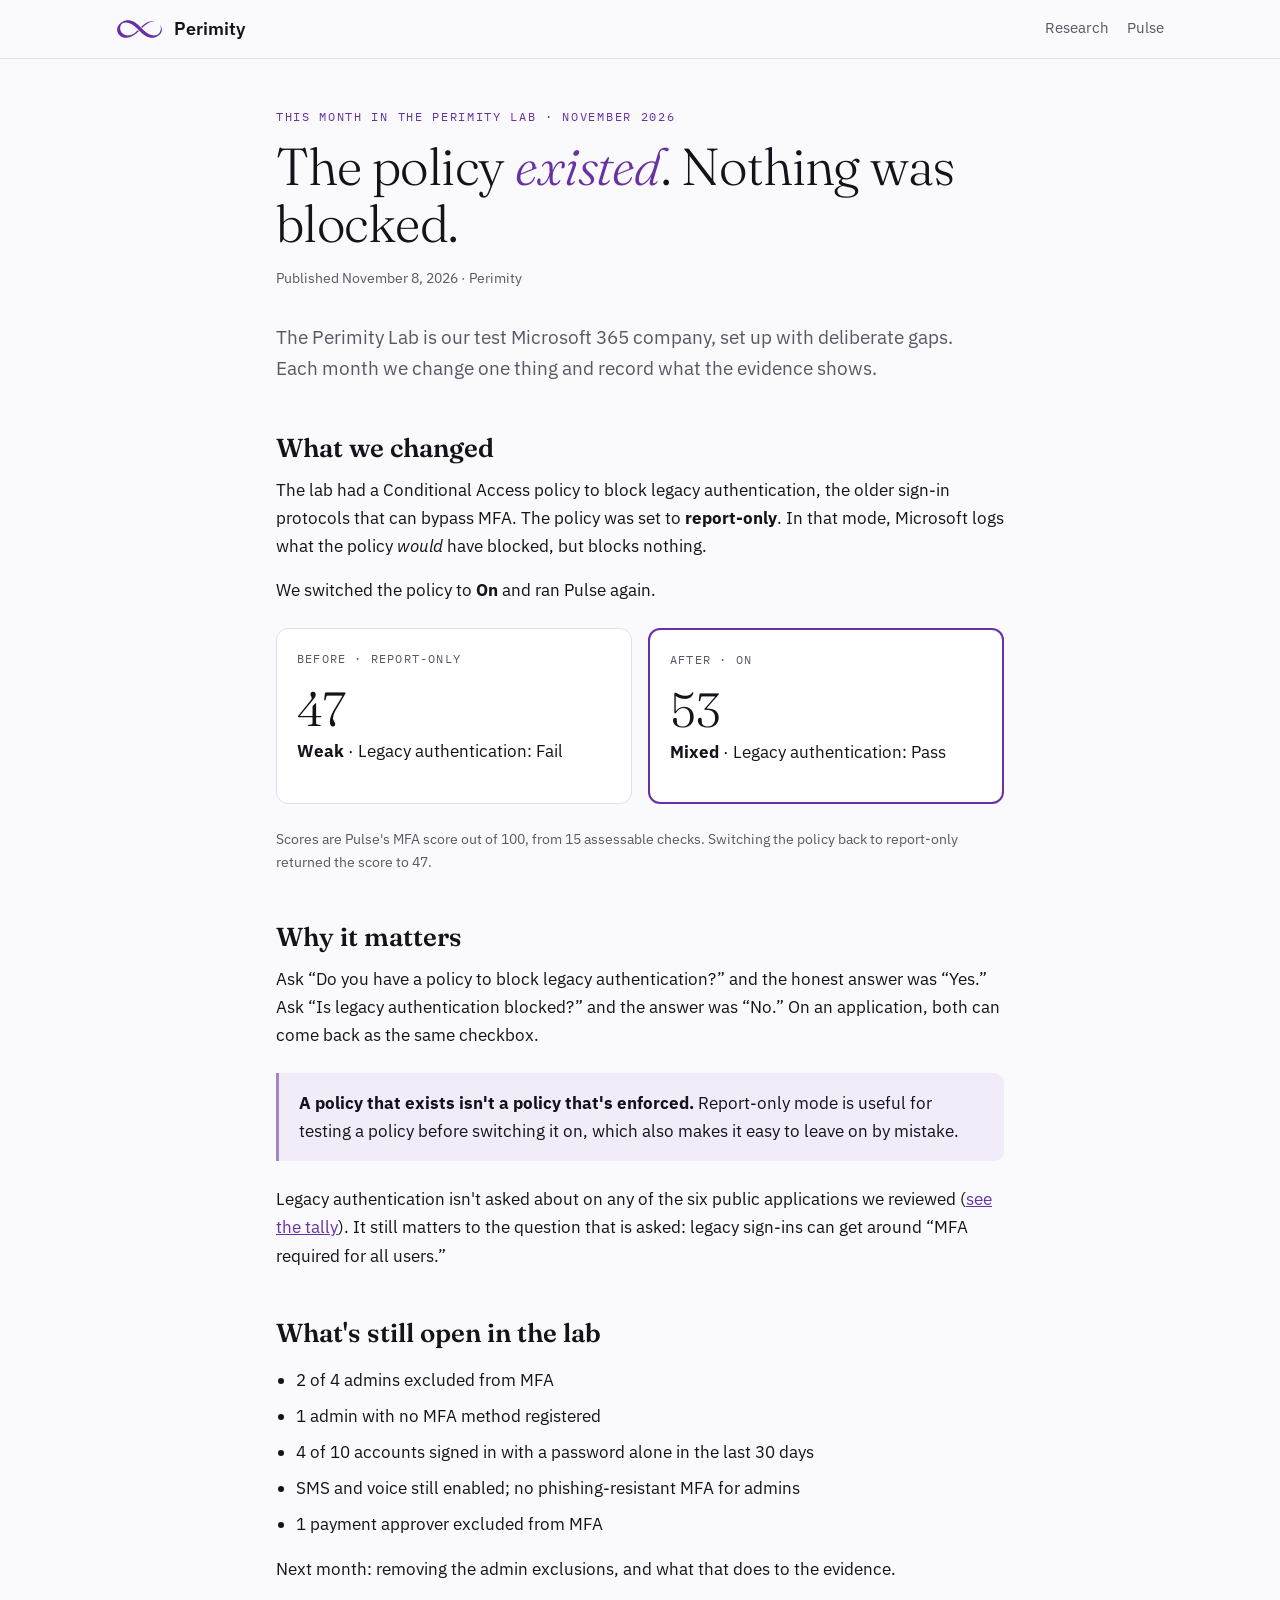
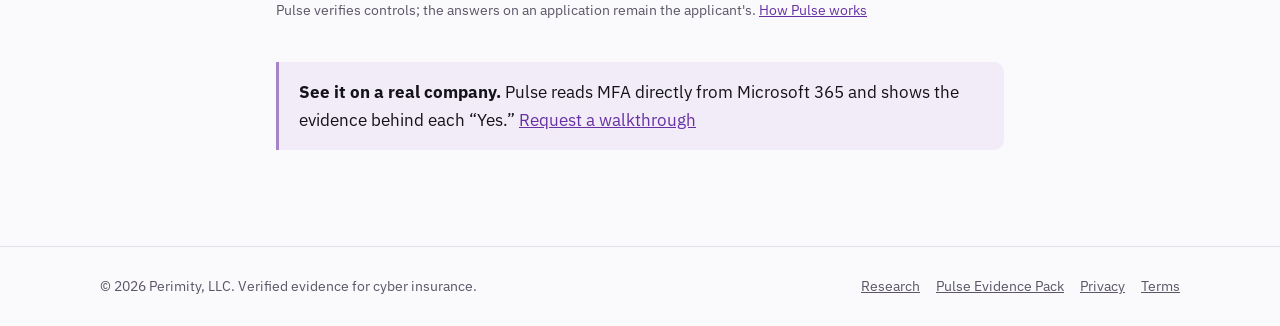
<file: research/lab/2026-11/index.html>
<!DOCTYPE html>
<html lang="en">
<head>
<meta charset="UTF-8">
<meta name="viewport" content="width=device-width, initial-scale=1.0">
<title>This month in the Perimity Lab: November 2026 | Perimity Research</title>
<meta name="description" content="A Conditional Access policy to block legacy authentication was in report-only mode. Turning it on moved our test company from 47 (Weak) to 53 (Mixed).">
<link rel="canonical" href="https://perimity.io/research/lab/2026-11/">
<meta property="og:title" content="This month in the Perimity Lab: November 2026 | Perimity Research">
<meta property="og:description" content="A Conditional Access policy to block legacy authentication was in report-only mode. Turning it on moved our test company from 47 (Weak) to 53 (Mixed).">
<meta property="og:type" content="article">
<meta property="og:url" content="https://perimity.io/research/lab/2026-11/">
<link rel="icon" type="image/svg+xml" href="../../../assets/favicon.svg">
<link rel="preconnect" href="https://fonts.googleapis.com"><link rel="preconnect" href="https://fonts.gstatic.com" crossorigin><link href="https://fonts.googleapis.com/css2?family=Fraunces:opsz,wght@9..144,300;9..144,600&family=IBM+Plex+Sans:wght@400;600&family=IBM+Plex+Mono:wght@500&display=swap" rel="stylesheet">
<link rel="stylesheet" href="../../../research/research.css">
<script type="application/ld+json">
{
 "@context": "https://schema.org",
 "@type": "Article",
 "headline": "The policy existed. Nothing was blocked.",
 "datePublished": "2026-11-08",
 "author": {
  "@type": "Organization",
  "name": "Perimity, LLC",
  "url": "https://perimity.io/",
  "description": "Perimity builds Pulse, which reads MFA evidence directly from a company's Microsoft 365 so cyber insurance underwriters, brokers and MSPs can see what “Yes” on the application actually means."
 },
 "publisher": {
  "@type": "Organization",
  "name": "Perimity, LLC",
  "url": "https://perimity.io/",
  "description": "Perimity builds Pulse, which reads MFA evidence directly from a company's Microsoft 365 so cyber insurance underwriters, brokers and MSPs can see what “Yes” on the application actually means."
 },
 "mainEntityOfPage": "https://perimity.io/research/lab/2026-11/"
}
</script>
</head>
<body>
<a class="skip" href="#main">Skip to content</a>
<header class="site"><div class="bar">
<a class="brand" href="../../../"><img src="../../../assets/perimity-mark.svg" alt="" width="48" height="20">Perimity</a>
<nav class="top" aria-label="Primary"><a href="../../../research/">Research</a><a href="../../../pulse/mfa-analysis/">Pulse</a></nav>
</div></header>
<main id="main">
<p class="eyebrow">This month in the Perimity Lab &middot; November 2026</p>
<h1>The policy <em>existed</em>. Nothing was blocked.</h1>
<p class="meta">Published November 8, 2026 &middot; Perimity</p>
<p class="lede">The Perimity Lab is our test Microsoft 365 company, set up with deliberate gaps. Each month we change one thing and record what the evidence shows.</p>
<h2>What we changed</h2>
<p>The lab had a Conditional Access policy to block legacy authentication, the older sign-in protocols that can bypass MFA. The policy was set to <b>report-only</b>. In that mode, Microsoft logs what the policy <i>would</i> have blocked, but blocks nothing.</p>
<p>We switched the policy to <b>On</b> and ran Pulse again.</p>
<div class="ba">
<div><p class="lbl">Before &middot; report-only</p><p class="score">47</p><p><b>Weak</b> &middot; Legacy authentication: Fail</p></div>
<div class="after"><p class="lbl">After &middot; On</p><p class="score">53</p><p><b>Mixed</b> &middot; Legacy authentication: Pass</p></div>
</div>
<p class="small">Scores are Pulse's MFA score out of 100, from 15 assessable checks. Switching the policy back to report-only returned the score to 47.</p>
<h2>Why it matters</h2>
<p>Ask &ldquo;Do you have a policy to block legacy authentication?&rdquo; and the honest answer was &ldquo;Yes.&rdquo; Ask &ldquo;Is legacy authentication blocked?&rdquo; and the answer was &ldquo;No.&rdquo; On an application, both can come back as the same checkbox.</p>
<div class="callout"><p><b>A policy that exists isn't a policy that's enforced.</b> Report-only mode is useful for testing a policy before switching it on, which also makes it easy to leave on by mistake.</p></div>
<p>Legacy authentication isn't asked about on any of the six public applications we reviewed (<a href="../../mfa-application-questions/">see the tally</a>). It still matters to the question that is asked: legacy sign-ins can get around &ldquo;MFA required for all users.&rdquo;</p>
<h2>What's still open in the lab</h2>
<ul class="plain">
<li>2 of 4 admins excluded from MFA</li>
<li>1 admin with no MFA method registered</li>
<li>4 of 10 accounts signed in with a password alone in the last 30 days</li>
<li>SMS and voice still enabled; no phishing-resistant MFA for admins</li>
<li>1 payment approver excluded from MFA</li>
</ul>
<p>Next month: removing the admin exclusions, and what that does to the evidence.</p>
<p class="small">Pulse verifies controls; the answers on an application remain the applicant's. <a href="../../../pulse/mfa-analysis/">How Pulse works</a></p>
<div class="callout" style="margin-top:40px"><p><b>See it on a real company.</b> Pulse reads MFA directly from Microsoft 365 and shows the evidence behind each &ldquo;Yes.&rdquo; <a href="../../../pulse/mfa-analysis/#request-access">Request a walkthrough</a></p></div>
</main>
<footer class="site"><div class="bar">
<span>&copy; 2026 Perimity, LLC. Verified evidence for cyber insurance.</span>
<nav aria-label="Footer"><a href="../../../research/">Research</a><a href="../../../pulse/mfa-analysis/">Pulse Evidence Pack</a><a href="../../../privacy/">Privacy</a><a href="../../../terms/">Terms</a></nav>
</div></footer>
</body>
</html>
</file>
<file: research/research.css>
/* Perimity Research: shared styles for /research pages. Tokens match pulse/styles.css. */
:root{--bg:#faf9fc;--surface:#fff;--ink:#14121a;--soft:#5b5566;--purple:#6731a3;--purple-light:#a484c7;--wash:#f1ecf7;--line:#e4e0ea;--good:#1d7446;--good-wash:#e3f4ea;--warn:#8a5a12;--warn-wash:#f9eeda;--bad:#9b2f29;--bad-wash:#fbebeb;
--display:"Fraunces",Georgia,serif;--body:"IBM Plex Sans",-apple-system,BlinkMacSystemFont,"Segoe UI",sans-serif;--mono:"IBM Plex Mono",ui-monospace,Menlo,monospace}
*,*::before,*::after{box-sizing:border-box}
body{margin:0;background:var(--bg);color:var(--ink);font-family:var(--body);font-size:17px;line-height:1.65;-webkit-font-smoothing:antialiased}
a{color:var(--purple)}
img{max-width:100%;display:block}
.skip{position:absolute;left:-999px}.skip:focus{left:16px;top:16px;background:#fff;padding:8px 12px;z-index:9}
header.site{border-bottom:1px solid var(--line);background:rgba(250,249,252,.92);position:sticky;top:0;backdrop-filter:blur(6px);z-index:5}
.bar{max-width:1080px;margin:0 auto;padding:14px 16px;display:flex;justify-content:space-between;align-items:center;gap:16px}
.brand{display:flex;align-items:center;gap:10px;font-weight:600;font-size:18px;color:var(--ink);text-decoration:none}.brand img{height:20px;width:auto}
nav.top{display:flex;gap:18px;font-size:15px}nav.top a{color:var(--soft);text-decoration:none}nav.top a:hover,nav.top a[aria-current]{color:var(--ink)}
main{max-width:760px;margin:0 auto;padding:48px 16px 72px}
main.wide{max-width:1000px}
.eyebrow{font-family:var(--mono);font-size:12px;letter-spacing:.14em;text-transform:uppercase;color:var(--purple);margin:0}
h1{font-family:var(--display);font-weight:300;font-size:clamp(34px,6vw,52px);line-height:1.08;letter-spacing:-.01em;margin:12px 0 16px}
h1 em{color:var(--purple)}
h2{font-family:var(--display);font-weight:600;font-size:26px;line-height:1.2;margin:48px 0 12px}
h3{font-size:18px;margin:28px 0 8px}
p{margin:0 0 16px}
.lede{font-size:19px;color:var(--soft);max-width:62ch}
.meta{font-size:14px;color:var(--soft);margin-bottom:32px}
ul.plain{padding-left:20px}ul.plain li{margin-bottom:8px}
.callout{background:var(--wash);border-left:3px solid var(--purple-light);border-radius:0 10px 10px 0;padding:16px 20px;margin:24px 0}
.callout p:last-child{margin:0}
.key{display:grid;grid-template-columns:repeat(auto-fit,minmax(200px,1fr));gap:12px;margin:24px 0}
.stat{background:var(--surface);border:1px solid var(--line);border-radius:10px;padding:16px 18px}
.stat b{display:block;font-family:var(--display);font-weight:300;font-size:40px;line-height:1;color:var(--purple)}
.stat span{font-size:14px;color:var(--soft)}
.tablewrap{overflow-x:auto;margin:16px 0 8px;border:1px solid var(--line);border-radius:10px;background:var(--surface)}
table{border-collapse:collapse;width:100%;font-size:15px;min-width:640px}
th,td{padding:10px 12px;text-align:left;border-bottom:1px solid var(--line);vertical-align:top}
th{font-size:12px;letter-spacing:.06em;text-transform:uppercase;color:var(--soft);font-weight:600;background:#fcfbfd}
tr:last-child td{border-bottom:0}
td.c{text-align:center;white-space:nowrap}
.y{color:var(--good);font-weight:600}.n{color:#b3adbb}
.count{font-weight:600;white-space:nowrap}
.pill{display:inline-block;font-size:12px;font-weight:600;padding:2px 9px;border-radius:999px;white-space:nowrap}
.pill.common{background:var(--good-wash);color:var(--good)}.pill.some{background:var(--warn-wash);color:var(--warn)}.pill.none{background:var(--bad-wash);color:var(--bad)}
.small{font-size:14px;color:var(--soft)}
.cards{display:grid;gap:16px;margin:24px 0}
.card{display:block;background:var(--surface);border:1px solid var(--line);border-radius:12px;padding:22px 24px;text-decoration:none;color:var(--ink);box-shadow:0 8px 24px rgba(20,18,26,.04)}
.card:hover{border-color:var(--purple-light)}
.card .eyebrow{font-size:11px}
.card h3{font-family:var(--display);font-weight:600;font-size:22px;margin:8px 0 6px}
.card p{color:var(--soft);margin:0}
.ba{display:grid;grid-template-columns:1fr 1fr;gap:16px;margin:24px 0}
.ba div{background:var(--surface);border:1px solid var(--line);border-radius:12px;padding:20px}
.ba div.after{border:2px solid var(--purple)}
.ba .lbl{font-family:var(--mono);font-size:12px;letter-spacing:.1em;text-transform:uppercase;color:var(--soft)}
.ba .score{font-family:var(--display);font-weight:300;font-size:48px;line-height:1;margin:10px 0 4px}
@media (max-width:560px){.ba{grid-template-columns:1fr}nav.top{gap:12px;font-size:14px}}
footer.site{border-top:1px solid var(--line);padding:28px 16px;font-size:14px;color:var(--soft)}
footer.site .bar{padding:0}
footer.site nav{display:flex;gap:16px;flex-wrap:wrap}footer.site a{color:var(--soft)}
</file>
<file: webinar/webinar.css>
.facts{display:grid;grid-template-columns:repeat(auto-fit,minmax(170px,1fr));gap:12px;margin:24px 0}
.facts div{background:var(--surface);border:1px solid var(--line);border-radius:10px;padding:14px 16px}
.facts span{display:block;font-size:12px;letter-spacing:.08em;text-transform:uppercase;color:var(--soft)}
.facts b{font-size:16px}
ul.see{padding-left:20px}ul.see li{margin:6px 0}
.people{display:flex;flex-wrap:wrap;gap:24px;margin:16px 0}
.people p{margin:0;border-left:3px solid var(--purple-light);padding-left:12px}
.people i{display:block;font-style:normal;font-size:12px;letter-spacing:.08em;text-transform:uppercase;color:var(--soft)}
form.reg{background:var(--surface);border:1px solid var(--line);border-radius:12px;padding:24px;display:grid;grid-template-columns:1fr 1fr;gap:16px;margin:16px 0 8px}
form.reg .full{grid-column:1/-1}
form.reg label{display:flex;flex-direction:column;gap:6px;font-size:14px;font-weight:600}
form.reg input,form.reg select,form.reg textarea{font:inherit;font-weight:400;font-size:16px;padding:10px 12px;border:1px solid var(--line);border-radius:8px;background:#fff;color:var(--ink);min-height:44px;box-sizing:border-box;width:100%}
form.reg input:focus,form.reg select:focus,form.reg textarea:focus{outline:2px solid var(--purple-light);outline-offset:1px}
form.reg input[aria-invalid=true]{border-color:var(--bad)}
form.reg button{grid-column:1/-1;justify-self:start;font:inherit;font-weight:600;font-size:16px;background:var(--purple);color:#fff;border:0;border-radius:8px;padding:12px 22px;min-height:44px;cursor:pointer}
form.reg button:disabled{opacity:.6;cursor:default}
form.reg label.check{flex-direction:row;align-items:flex-start;gap:10px;font-weight:400;font-size:15px;line-height:1.45;cursor:pointer}
form.reg label.check input{width:20px;height:20px;min-height:0;margin:2px 0 0;padding:0;flex:none;accent-color:var(--purple)}
.hp{position:absolute;left:-10000px;width:1px;height:1px;overflow:hidden}
.err{color:var(--bad);font-size:14px;margin:0}
.done{background:var(--good-wash);border:1px solid #bfe3cd;border-radius:12px;padding:20px 24px;margin:16px 0}
.done h3{margin:0 0 6px;font-family:var(--display);font-weight:600;font-size:22px}
.cal{display:flex;flex-wrap:wrap;gap:12px;margin-top:12px}
.cal a{display:inline-flex;align-items:center;min-height:44px;padding:0 16px;border:1px solid var(--line);border-radius:8px;background:#fff;text-decoration:none;font-weight:600}
@media (max-width:640px){form.reg{grid-template-columns:1fr;padding:18px}}
</file>
<file: pulse/styles.css>
/* ==========================================================================
   Perimity / Pulse — Landing page styles
   Palette and mark are derived directly from the Perimity logo.
   ========================================================================== */

:root {
  /* Color — sampled from the Perimity logo */
  --color-bg: #faf9fc;
  --color-surface: #ffffff;
  --color-ink: #14121a;
  --color-ink-soft: #5b5566;
  --color-purple-deep: #6731a3;
  --color-purple-light: #a484c7;
  --color-purple-wash: #f1ecf7;
  --color-line: #e4e0ea;
  --color-signal: #2fae6b;

  /* Status scale for demo risk ratings — extends the palette, doesn't replace it */
  --color-good: #2fae6b;
  --color-caution: #c98a2e;
  --color-elevated: #b5651d;
  --color-risk: #b3413a;

  /* Type */
  --font-display: "Fraunces", Georgia, serif;
  --font-body: "IBM Plex Sans", -apple-system, BlinkMacSystemFont, "Segoe UI", sans-serif;
  --font-mono: "IBM Plex Mono", ui-monospace, SFMono-Regular, Menlo, monospace;

  /* Layout */
  --wrap-width: 1120px;
  --space-1: 0.5rem;
  --space-2: 1rem;
  --space-3: 1.5rem;
  --space-4: 2.5rem;
  --space-5: 4rem;
  --space-6: 6.5rem;

  --radius: 10px;
  --shadow-card: 0 1px 2px rgba(20, 18, 26, 0.04), 0 8px 24px rgba(20, 18, 26, 0.05);
}

/* ---------------------------------- Reset -------------------------------- */

*, *::before, *::after { box-sizing: border-box; }

html { scroll-behavior: smooth; }

@media (prefers-reduced-motion: reduce) {
  html { scroll-behavior: auto; }
  * { animation-duration: 0.01ms !important; animation-iteration-count: 1 !important; transition-duration: 0.01ms !important; }
}

body {
  margin: 0;
  background: var(--color-bg);
  color: var(--color-ink);
  font-family: var(--font-body);
  font-size: 17px;
  line-height: 1.6;
  -webkit-font-smoothing: antialiased;
}

img { display: block; max-width: 100%; }

a { color: inherit; }

h1, h2, h3 { font-family: var(--font-display); margin: 0; font-weight: 600; }

p { margin: 0; }

ol, ul { margin: 0; padding: 0; list-style: none; }

button { font: inherit; }

/* ------------------------------- Utilities -------------------------------- */

.wrap {
  width: 100%;
  max-width: var(--wrap-width);
  margin-inline: auto;
  padding-inline: var(--space-3);
}

.visually-hidden {
  position: absolute;
  width: 1px; height: 1px;
  padding: 0; margin: -1px;
  overflow: hidden;
  clip: rect(0, 0, 0, 0);
  white-space: nowrap;
  border: 0;
}

.skip-link {
  position: absolute;
  left: -9999px;
  top: 0;
  background: var(--color-purple-deep);
  color: #fff;
  padding: 0.75rem 1.25rem;
  z-index: 100;
  border-radius: 0 0 6px 0;
}
.skip-link:focus {
  left: 0;
}

:focus-visible {
  outline: 2px solid var(--color-purple-deep);
  outline-offset: 3px;
}

.eyebrow {
  font-family: var(--font-mono);
  font-size: 0.75rem;
  letter-spacing: 0.08em;
  text-transform: uppercase;
  color: var(--color-purple-deep);
  margin-bottom: var(--space-2);
}

.section-title {
  font-size: clamp(1.6rem, 1.2rem + 1.6vw, 2.25rem);
  line-height: 1.2;
  max-width: 30ch;
}

/* --------------------------------- Buttons -------------------------------- */

.btn {
  display: inline-flex;
  align-items: center;
  justify-content: center;
  gap: 0.5em;
  padding: 0.85em 1.5em;
  border-radius: 999px;
  font-weight: 600;
  font-size: 0.95rem;
  text-decoration: none;
  border: 1px solid transparent;
  cursor: pointer;
  transition: background-color 0.15s ease, border-color 0.15s ease, color 0.15s ease, transform 0.15s ease;
}

.btn-primary {
  background: var(--color-purple-deep);
  color: #fff;
}
.btn-primary:hover { background: #55278a; }
.btn-primary:active { transform: translateY(1px); }

.btn-ghost {
  background: transparent;
  color: var(--color-ink);
  border-color: var(--color-line);
}
.btn-ghost:hover { border-color: var(--color-purple-deep); color: var(--color-purple-deep); }

.btn-small {
  padding: 0.6em 1.2em;
  font-size: 0.85rem;
}

/* -------------------------------- Header ---------------------------------- */

.site-header {
  position: sticky;
  top: 0;
  z-index: 50;
  background: rgba(250, 249, 252, 0.9);
  backdrop-filter: saturate(140%) blur(8px);
  border-bottom: 1px solid var(--color-line);
}

.header-row {
  display: flex;
  align-items: center;
  justify-content: space-between;
  gap: var(--space-3);
  padding-block: 0.85rem;
}

.brand {
  display: inline-flex;
  align-items: center;
  gap: 0.55rem;
  text-decoration: none;
  color: var(--color-ink);
}

.brand-mark { height: 1.3rem; width: auto; }

.brand-name {
  font-family: var(--font-display);
  font-weight: 600;
  font-size: 1.1rem;
  letter-spacing: 0.01em;
}

.site-nav {
  display: flex;
  gap: var(--space-4);
  font-size: 0.92rem;
}

.site-nav a {
  text-decoration: none;
  color: var(--color-ink-soft);
  transition: color 0.15s ease;
}
.site-nav a:hover { color: var(--color-purple-deep); }

/* --------------------------------- Hero ------------------------------------ */

.hero {
  padding-top: var(--space-6);
}

.hero-inner {
  text-align: center;
  max-width: 780px;
}

.hero-title {
  font-size: clamp(2.1rem, 1.4rem + 3vw, 3.4rem);
  line-height: 1.12;
  letter-spacing: -0.01em;
}

.hero-title em {
  font-style: italic;
  font-weight: 300;
  color: var(--color-purple-deep);
}

.hero-sub {
  margin-top: var(--space-3);
  margin-inline: auto;
  max-width: 52ch;
  font-size: 1.1rem;
  color: var(--color-ink-soft);
}

.hero-actions {
  margin-top: var(--space-4);
  display: flex;
  justify-content: center;
  gap: var(--space-2);
  flex-wrap: wrap;
}

.waveform {
  margin: var(--space-6) 0 0;
}

.waveform svg {
  display: block;
  width: 100%;
  height: 140px;
}

.waveform-path {
  fill: none;
  stroke: var(--color-purple-deep);
  stroke-width: 2;
  stroke-linecap: round;
  stroke-linejoin: round;
  opacity: 0.85;
  stroke-dasharray: 2400;
  stroke-dashoffset: 2400;
  animation: draw-signal 2.4s cubic-bezier(0.65, 0, 0.35, 1) 0.2s forwards;
}

@keyframes draw-signal {
  to { stroke-dashoffset: 0; }
}

.waveform-labels {
  max-width: var(--wrap-width);
  margin-inline: auto;
  padding-inline: var(--space-3);
  display: flex;
  justify-content: space-between;
  margin-top: 0.35rem;
  font-family: var(--font-mono);
  font-size: 0.72rem;
  letter-spacing: 0.06em;
  text-transform: uppercase;
  color: var(--color-ink-soft);
}

/* ------------------------------- Sections ---------------------------------- */

section:not(.hero) {
  padding-block: var(--space-6);
}

section:not(.hero) + section:not(.hero) {
  border-top: 1px solid var(--color-line);
}

/* Problem */

.problem-grid {
  margin-top: var(--space-4);
  display: grid;
  grid-template-columns: repeat(2, 1fr);
  gap: var(--space-3);
}

.problem-col {
  background: var(--color-surface);
  border: 1px solid var(--color-line);
  border-radius: var(--radius);
  padding: var(--space-4);
}

.problem-col-accent {
  background: var(--color-purple-wash);
  border-color: transparent;
}

.col-label {
  font-family: var(--font-mono);
  font-size: 0.75rem;
  letter-spacing: 0.06em;
  text-transform: uppercase;
  color: var(--color-ink-soft);
  margin-bottom: var(--space-2);
}

.problem-col-accent .col-label { color: var(--color-purple-deep); }

.problem-col p:not(.col-label) { color: var(--color-ink-soft); }

/* Pipeline */

.pipeline-list {
  margin-top: var(--space-4);
  display: flex;
  flex-direction: column;
}

.pipeline-step {
  display: grid;
  grid-template-columns: 3.5rem 1fr;
  gap: var(--space-3);
  padding-block: var(--space-3);
  border-top: 1px solid var(--color-line);
}

.pipeline-step:last-child { border-bottom: 1px solid var(--color-line); }

.pipeline-index {
  font-family: var(--font-mono);
  font-size: 0.85rem;
  color: var(--color-purple-light);
  padding-top: 0.2rem;
}

.pipeline-step h3 {
  font-size: 1.15rem;
  margin-bottom: 0.4rem;
}

.pipeline-step p {
  color: var(--color-ink-soft);
  max-width: 60ch;
}

/* Pull-quote (named credibility quote) */

.quote-section {
  background: var(--color-purple-wash);
}

.quote-wrap {
  max-width: 780px;
  text-align: center;
  padding-block: var(--space-2);
}

.quote-eyebrow {
  justify-content: center;
  display: flex;
}

.pull-quote {
  margin: 0;
  font-family: var(--font-display);
  font-size: clamp(1.4rem, 1.1rem + 1.2vw, 1.9rem);
  line-height: 1.45;
  font-weight: 300;
  color: var(--color-ink);
}

.pull-quote em {
  font-style: italic;
  font-weight: 300;
  color: var(--color-purple-deep);
}

.quote-attribution {
  margin-top: var(--space-3);
  font-family: var(--font-mono);
  font-size: 0.8rem;
  letter-spacing: 0.04em;
  color: var(--color-ink-soft);
}

/* Audience */

.audience-grid {
  margin-top: var(--space-4);
  display: grid;
  grid-template-columns: repeat(3, 1fr);
  gap: var(--space-3);
}

.audience-card {
  background: var(--color-surface);
  border: 1px solid var(--color-line);
  border-radius: var(--radius);
  padding: var(--space-4);
  box-shadow: var(--shadow-card);
  transition: border-color 0.15s ease, transform 0.15s ease;
}

.audience-card:hover {
  border-color: var(--color-purple-light);
  transform: translateY(-2px);
}

.audience-card h3 {
  font-size: 1.2rem;
  margin-bottom: 0.6rem;
}

.audience-card p { color: var(--color-ink-soft); }

/* CTA band */

.cta-band {
  background: var(--color-purple-deep);
  color: #fff;
}

.cta-inner {
  display: flex;
  align-items: center;
  justify-content: space-between;
  gap: var(--space-4);
  flex-wrap: wrap;
}

.cta-copy .section-title { color: #fff; }
.cta-copy p { color: rgba(255, 255, 255, 0.78); margin-top: var(--space-1); }

.cta-form-wrap {
  flex-shrink: 0;
}

.cta-form {
  display: flex;
  gap: 0.6rem;
  flex-wrap: wrap;
}

.cta-form input {
  min-width: 260px;
  padding: 0.85em 1.1em;
  border-radius: 999px;
  border: 1px solid rgba(255, 255, 255, 0.3);
  background: rgba(255, 255, 255, 0.08);
  color: #fff;
  font-family: var(--font-body);
  font-size: 0.95rem;
}
.cta-form input::placeholder { color: rgba(255, 255, 255, 0.55); }
.cta-form input:focus-visible { outline-color: #fff; }

.cta-band .btn-primary {
  background: #fff;
  color: var(--color-purple-deep);
}
.cta-band .btn-primary:hover { background: rgba(255, 255, 255, 0.88); }

.cta-note {
  margin-top: 0.6rem;
  font-family: var(--font-mono);
  font-size: 0.72rem;
  color: rgba(255, 255, 255, 0.6);
}

.cta-error {
  margin-top: 0.6rem;
  display: inline-block;
  font-size: 0.9rem;
  font-weight: 600;
  color: #9b2f29;
  background: #fbebeb;
  padding: 0.35rem 0.75rem;
  border-radius: 8px;
}

.cta-error[hidden] { display: none; }

.cta-success {
  font-weight: 600;
  padding: 0.85em 0;
}


/* Applicant request (underwriters and MGAs) */

.request-inner { display: grid; grid-template-columns: 1fr 1fr; gap: var(--space-5); align-items: start; }
.request-note { margin-top: var(--space-3); font-size: 0.9rem; color: var(--color-ink-soft); border-left: 3px solid var(--color-purple-light); padding-left: var(--space-2); }
.request-form { display: grid; gap: var(--space-2); background: var(--color-surface); border: 1px solid var(--color-line); border-radius: var(--radius); box-shadow: var(--shadow-card); padding: var(--space-4); }
.request-form label { display: grid; gap: 0.35rem; font-size: 0.85rem; font-weight: 600; color: var(--color-ink); }
.request-form label i { font-style: normal; font-weight: 400; color: var(--color-ink-soft); }
.request-form input, .request-form textarea { width: 100%; padding: 0.75em 0.9em; border: 1px solid var(--color-line); border-radius: 8px; background: var(--color-bg); color: var(--color-ink); font-family: var(--font-body); font-size: 0.95rem; font-weight: 400; resize: vertical; }
.request-form input:focus-visible, .request-form textarea:focus-visible { outline: 2px solid var(--color-purple-deep); outline-offset: 1px; }
.request-form .btn { justify-self: start; margin-top: var(--space-1); }
.request-fine { font-family: var(--font-mono); font-size: 0.72rem; color: var(--color-ink-soft); }
.request-success { font-weight: 600; color: var(--color-ink); }
@media (max-width: 820px) { .request-inner { grid-template-columns: 1fr; gap: var(--space-4); } .request-form { padding: var(--space-3); } }

/* -------------------------------- Footer ------------------------------------ */

.site-footer {
  border-top: 1px solid var(--color-line);
  padding-block: var(--space-4);
}

.footer-row {
  display: flex;
  justify-content: space-between;
  align-items: flex-start;
  gap: var(--space-3);
  padding-bottom: var(--space-3);
}

.footer-brand {
  display: flex;
  gap: 0.65rem;
}

.footer-brand .brand-mark { height: 1.1rem; margin-top: 0.3rem; }

.footer-name {
  font-family: var(--font-display);
  font-weight: 600;
}

.footer-tagline {
  color: var(--color-ink-soft);
  font-size: 0.9rem;
  margin-top: 0.2rem;
  max-width: 32ch;
}

.footer-nav {
  display: flex;
  gap: var(--space-3);
  flex-wrap: wrap;
  font-size: 0.9rem;
}

.footer-nav a {
  text-decoration: none;
  color: var(--color-ink-soft);
}
.footer-nav a:hover { color: var(--color-purple-deep); }

.footer-copy {
  font-family: var(--font-mono);
  font-size: 0.75rem;
  color: var(--color-ink-soft);
  padding-top: var(--space-3);
  border-top: 1px solid var(--color-line);
}

/* ---------------------------- Scroll reveal --------------------------------- */

.reveal {
  opacity: 0;
  transform: translateY(14px);
  transition: opacity 0.6s ease, transform 0.6s ease;
}
.reveal.is-visible {
  opacity: 1;
  transform: none;
}

/* -------------------------------- Responsive --------------------------------- */

@media (max-width: 860px) {
  .site-nav { display: none; }

  .problem-grid,
  .audience-grid {
    grid-template-columns: 1fr;
  }

  .cta-inner { flex-direction: column; align-items: flex-start; }
  .cta-form-wrap { width: 100%; }
  .cta-form { width: 100%; }
  .cta-form input { flex: 1; min-width: 0; }

  .footer-row { flex-direction: column; }
}

@media (max-width: 480px) {
  :root { --space-6: 4rem; }
  .hero-actions { flex-direction: column; align-items: stretch; }
  .waveform-labels span:first-child { display: none; }
}

/* Framework mapping */

.framework-intro {
  margin-top: var(--space-2);
  max-width: 62ch;
  color: var(--color-ink-soft);
}

.framework-grid {
  margin-top: var(--space-4);
  display: grid;
  grid-template-columns: repeat(2, 1fr);
  gap: var(--space-2) var(--space-3);
}

.framework-item {
  background: var(--color-surface);
  border: 1px solid var(--color-line);
  border-radius: var(--radius);
  padding: var(--space-3);
  display: flex;
  flex-direction: column;
  gap: 0.35rem;
}

.framework-signal {
  font-weight: 600;
  font-size: 1.05rem;
}

.framework-control {
  font-family: var(--font-mono);
  font-size: 0.78rem;
  letter-spacing: 0.02em;
  color: var(--color-purple-deep);
}

@media (max-width: 720px) {
  .framework-grid {
    grid-template-columns: 1fr;
  }
}

@media (min-width: 721px) and (max-width: 980px) {
  .roadmap-grid {
    grid-template-columns: repeat(2, 1fr);
  }
}
/* Tier 2 — self-attested evidence */

.attested-flag {
  display: inline-block;
  margin-left: 0.5rem;
  padding: 0.15rem 0.5rem;
  border-radius: 999px;
  background: var(--color-purple-wash, #f3edfa);
  color: var(--color-purple-deep);
  font-family: var(--font-mono);
  font-size: 0.65rem;
  letter-spacing: 0.06em;
  text-transform: uppercase;
  vertical-align: middle;
}

.attested-note {
  margin-top: -0.35rem;
  margin-bottom: 0.9rem;
  font-size: 0.82rem;
  line-height: 1.5;
  color: var(--color-ink-soft);
  max-width: 60ch;
}


/* What "yes" actually means */

.yes-table-wrap {
  margin-top: var(--space-4);
  background: var(--color-surface);
  border: 1px solid var(--color-line);
  border-radius: var(--radius);
  box-shadow: var(--shadow-card);
  overflow: hidden;
}
.yes-table { width: 100%; border-collapse: collapse; font-size: 0.95rem; text-align: left; }
.yes-table thead th {
  background: var(--color-purple-wash);
  font-family: var(--font-mono);
  font-size: 0.72rem;
  font-weight: 500;
  letter-spacing: 0.06em;
  text-transform: uppercase;
  color: var(--color-ink-soft);
  padding: 0.9rem 1.25rem;
}
.yes-table tbody tr + tr { border-top: 1px solid var(--color-line); }
.yes-table tbody th, .yes-table td { padding: 1.1rem 1.25rem; vertical-align: top; font-weight: 400; }
.yes-table tbody th { width: 30%; }
.yes-table td { width: 32%; color: var(--color-ink-soft); }
.yes-table td.yes-find { width: auto; color: #8a5b12; }
.yes-q { display: block; font-weight: 500; color: var(--color-ink); }
.yes-ans { display: inline-flex; align-items: center; gap: 0.35rem; margin-top: 0.3rem; font-weight: 600; color: #1d7446; }
.yes-check { width: 1rem; height: 1rem; fill: currentColor; flex-shrink: 0; }
.soon {
  display: inline-block;
  margin-left: 0.4rem;
  padding: 0.1rem 0.55rem;
  border-radius: 999px;
  background: var(--color-purple-wash);
  font-size: 0.72rem;
  font-weight: 500;
  color: var(--color-ink-soft);
  vertical-align: middle;
}
.yes-note { margin-top: var(--space-2); font-size: 0.8rem; color: var(--color-ink-soft); }

@media (max-width: 720px) {
  .yes-table-wrap { background: none; border: 0; box-shadow: none; overflow: visible; }
  .yes-table thead { display: none; }
  .yes-table, .yes-table tbody, .yes-table tr, .yes-table th, .yes-table td { display: block; width: auto; }
  .yes-table tbody tr {
    background: var(--color-surface);
    border: 1px solid var(--color-line);
    border-radius: var(--radius);
    box-shadow: var(--shadow-card);
    padding: 1rem 1.1rem;
  }
  .yes-table tbody tr + tr { margin-top: var(--space-2); border-top: 1px solid var(--color-line); }
  .yes-table tbody th, .yes-table td { padding: 0; width: auto; }
  .yes-table td { margin-top: 0.75rem; }
  .yes-table td::before {
    content: attr(data-label);
    display: block;
    font-family: var(--font-mono);
    font-size: 0.7rem;
    letter-spacing: 0.06em;
    text-transform: uppercase;
    color: var(--color-purple-deep);
    margin-bottom: 0.2rem;
  }
  .yes-table td.yes-find { background: #f9efdd; border-radius: 8px; padding: 0.7rem 0.8rem; }
  .yes-table td.yes-find::before { color: #8a5b12; }
}

/* Modules */
.modules-intro { margin-top: var(--space-2); max-width: 62ch; color: var(--color-ink-soft); }
.modules-grid { margin-top: var(--space-4); display: grid; grid-template-columns: repeat(3, 1fr); gap: var(--space-3); }
.module-card { background: var(--color-surface); border: 1px dashed var(--color-purple-light); border-radius: var(--radius); padding: var(--space-4); }
.module-card.module-live { border: 1.5px solid var(--color-purple-deep); box-shadow: var(--shadow-card); }
.module-status { display: inline-block; font-family: var(--font-mono); font-size: 0.7rem; letter-spacing: 0.05em; text-transform: uppercase; color: var(--color-purple-deep); background: var(--color-purple-wash); padding: 0.25rem 0.65rem; border-radius: 999px; margin-bottom: 0.8rem; }
.module-status.live { color: #1d7a49; background: #e3f4ea; }
.module-card h3 { font-size: 1.2rem; margin-bottom: 0.6rem; }
.module-card ul { list-style: none; padding: 0; margin: 0; display: grid; gap: 0.45rem; }
.module-card li { position: relative; padding-left: 1.1rem; color: var(--color-ink-soft); font-size: 0.95rem; }
.module-card li::before { content: ""; position: absolute; left: 0; top: 0.55em; width: 6px; height: 6px; border-radius: 1px; background: var(--color-purple-light); }
.module-live li::before { background: var(--color-purple-deep); }
.module-cis { margin-top: 1rem; font-family: var(--font-mono); font-size: 0.75rem; color: var(--color-ink-soft); }
.mod-tag { display: inline-block; margin-left: 0.35rem; font-family: var(--font-mono); font-size: 0.66rem; letter-spacing: 0.04em; text-transform: uppercase; padding: 0.15rem 0.5rem; border-radius: 999px; color: var(--color-purple-deep); background: var(--color-purple-wash); white-space: nowrap; vertical-align: 0.1em; }
.mod-tag.live { color: #1d7a49; background: #e3f4ea; }
.audience-grid.four { grid-template-columns: repeat(4, 1fr); }
.aud-pill { display: inline-block; font-size: 0.72rem; font-weight: 600; letter-spacing: 0.06em; text-transform: uppercase; color: #fff; background: #2b5fb3; padding: 0.25rem 0.7rem; border-radius: 999px; margin-bottom: 0.9rem; }

@media (max-width: 960px) { .audience-grid.four { grid-template-columns: repeat(2, 1fr); } }
@media (max-width: 720px) {
  .modules-grid, .audience-grid.four { grid-template-columns: 1fr; }
}

/* Live module link + subpage pieces */
.live-link { display: inline-flex; align-items: center; gap: 0.5rem; margin-bottom: 1.2rem; padding: 0.4rem 0.9rem; border-radius: 999px; background: #e3f4ea; color: #1d7a49; font-weight: 600; font-size: 0.88rem; text-decoration: none; border: 1px solid #bfe5cf; }
.live-link:hover { background: #d4eedf; }
.live-dot { width: 8px; height: 8px; border-radius: 50%; background: var(--color-good); box-shadow: 0 0 0 3px rgba(47,174,107,.2); }
.module-link { display: inline-block; margin-top: 0.9rem; font-weight: 600; color: var(--color-purple-deep); text-decoration: none; }
.module-link:hover { text-decoration: underline; }
.checks-grid { margin-top: var(--space-4); display: grid; grid-template-columns: repeat(3, 1fr); gap: var(--space-3); }
.check-card { background: var(--color-surface); border: 1px solid var(--color-line); border-radius: var(--radius); padding: var(--space-3) var(--space-4) var(--space-4); box-shadow: var(--shadow-card); }
.check-card .check-q { font-family: var(--font-mono); font-size: 0.72rem; letter-spacing: 0.04em; text-transform: uppercase; color: var(--color-purple-deep); margin-bottom: 0.5rem; }
.check-card h3 { font-size: 1.12rem; margin-bottom: 0.45rem; }
.check-card p { color: var(--color-ink-soft); font-size: 0.95rem; }
.reader-table { margin-top: var(--space-4); width: 100%; border-collapse: collapse; background: var(--color-surface); border: 1px solid var(--color-line); border-radius: var(--radius); overflow: hidden; box-shadow: var(--shadow-card); }
.reader-table th, .reader-table td { text-align: left; padding: 1rem 1.25rem; border-bottom: 1px solid var(--color-line); vertical-align: top; }
.reader-table tr:last-child th, .reader-table tr:last-child td { border-bottom: 0; }
.reader-table th { width: 30%; font-weight: 600; }
.reader-table td { color: var(--color-ink-soft); }
.license-note { margin-top: var(--space-4); padding: var(--space-3); border-left: 3px solid var(--color-purple-light); background: var(--color-purple-wash); border-radius: 0 var(--radius) var(--radius) 0; color: var(--color-ink); max-width: 72ch; }
.license-note strong { display: block; margin-bottom: 0.3rem; }
@media (max-width: 860px) { .checks-grid { grid-template-columns: repeat(2, 1fr); } }
@media (max-width: 600px) {
  .checks-grid { grid-template-columns: 1fr; }
  .reader-table th, .reader-table td { display: block; width: 100%; }
  .reader-table th { border-bottom: 0; padding-bottom: 0.2rem; }
}

/* MFA checks table */
.chk-q { display: block; font-family: var(--font-mono); font-size: 0.7rem; letter-spacing: 0.04em; text-transform: uppercase; color: var(--color-purple-deep); margin-bottom: 0.3rem; }
.chk-name { display: block; font-weight: 600; color: var(--color-ink); font-size: 1.02rem; }
.checks-table { margin-top: var(--space-4); }

/* Two field quotes */
.quote-wrap-two { max-width: var(--wrap-width); }
.field-quotes { display: grid; grid-template-columns: 1fr 1fr; gap: var(--space-4); margin-top: var(--space-2); text-align: left; }
.field-quote { margin: 0; padding-left: var(--space-3); border-left: 2px solid var(--color-purple-light); }
.field-quotes .pull-quote { font-size: clamp(1.15rem, 1rem + 0.6vw, 1.4rem); }
.field-quotes .quote-attribution { margin-top: var(--space-2); }
@media (max-width: 760px) { .field-quotes { grid-template-columns: 1fr; } }

/* Four-column checks table */
.checks-table .yes-table tbody th { width: 20%; }
.checks-table .yes-table td { width: 30%; }
.checks-table .yes-table td.yes-find { width: 22%; }
.checks-table .yes-table td.ins-impact { width: auto; color: var(--color-purple-deep); }
@media (max-width: 720px) {
  .checks-table .yes-table td.ins-impact { background: var(--color-purple-wash); border-radius: 8px; padding: 0.7rem 0.8rem; }
  .checks-table .yes-table td.ins-impact::before { color: var(--color-purple-deep); }
}

/* Header sign-in link */
.header-actions { display: flex; align-items: center; gap: 1.1rem; }
.sign-in-link { font-weight: 500; font-size: 0.92rem; color: var(--color-ink-soft); text-decoration: none; white-space: nowrap; }
.sign-in-link:hover { color: var(--color-purple-deep); text-decoration: underline; }
@media (max-width: 420px) { .header-actions { gap: 0.7rem; } .header-actions .btn-small { padding-inline: 0.8rem; } }
.header-actions .btn-small { white-space: nowrap; }
@media (max-width: 520px) { .hide-sm { display: none; } .header-actions .btn-small { text-transform: capitalize; } }
</file>
